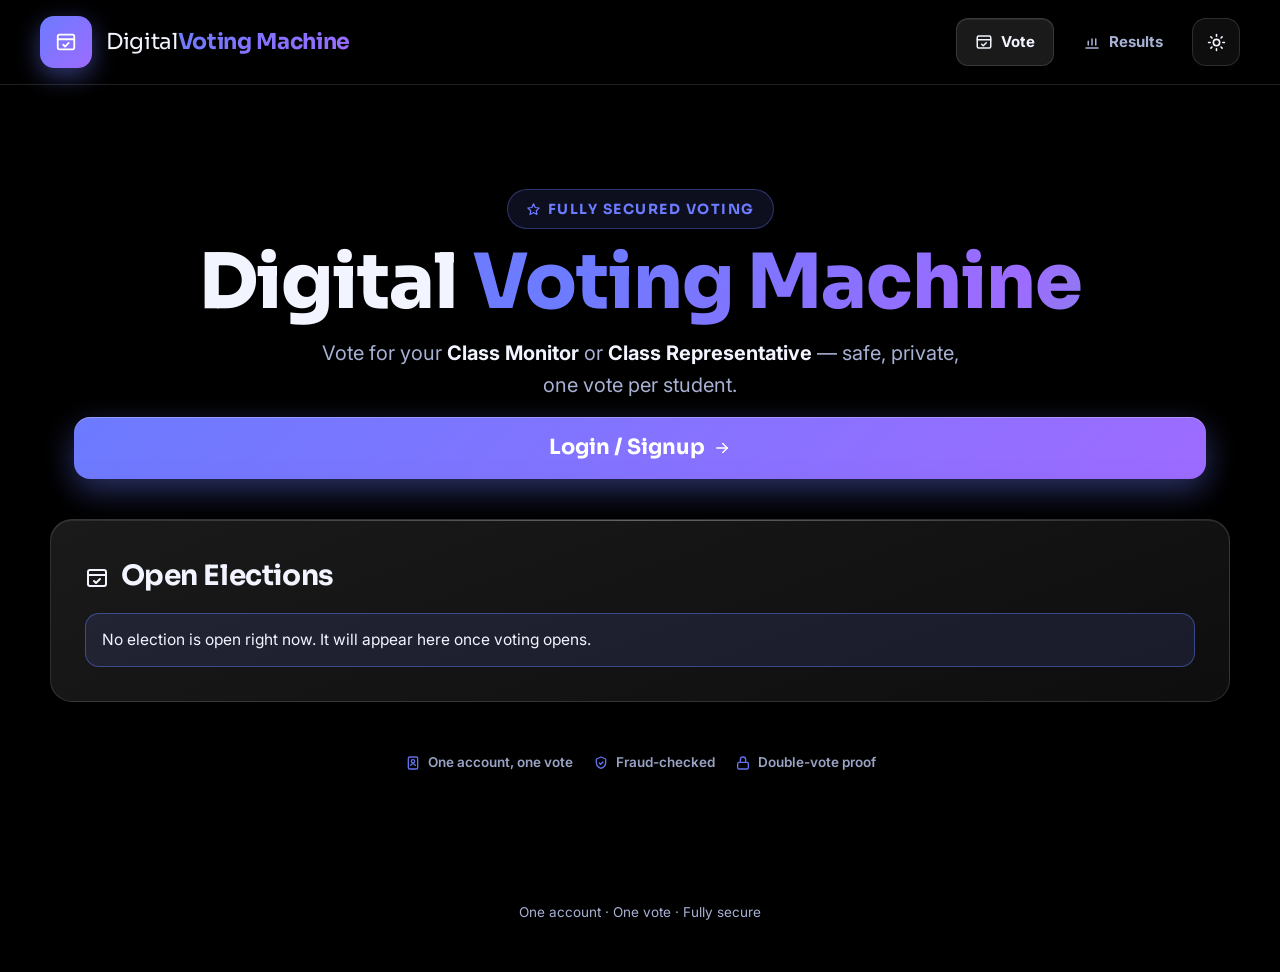
<file: index.html>
<!doctype html>
<html lang="en" data-theme="dark">
  <head>
    <meta charset="UTF-8" />
    <meta name="viewport" content="width=device-width, initial-scale=1.0, viewport-fit=cover" />
    <meta name="description" content="Secure online voting for Class Monitor and CR election." />
    <meta name="theme-color" content="#000000" />
    <link rel="icon" href="data:image/svg+xml,%3Csvg xmlns='http://www.w3.org/2000/svg' viewBox='0 0 64 64'%3E%3Crect width='64' height='64' rx='14' fill='%237c5cff'/%3E%3Cpath d='M20 33l9 9 15-18' stroke='white' stroke-width='7' fill='none' stroke-linecap='round' stroke-linejoin='round'/%3E%3C/svg%3E" />
    <title>Digital Voting Machine — Monitor &amp; CR Voting</title>
    <script>
      // No-flash theme: apply saved theme before first paint
      (function () {
        try {
          var t = localStorage.getItem("ce-theme") || "dark";
          document.documentElement.setAttribute("data-theme", t);
          var m = document.querySelector('meta[name="theme-color"]');
          if (m) m.setAttribute("content", t === "light" ? "#eef1f8" : "#000000");
        } catch (e) {}
      })();
    </script>
    <link rel="preconnect" href="https://fonts.googleapis.com" />
    <link rel="preconnect" href="https://fonts.gstatic.com" crossorigin />
    <link
      href="https://fonts.googleapis.com/css2?family=Sora:wght@500;600;700;800&family=Inter:wght@400;500;600;700&family=JetBrains+Mono:wght@600;700;800&display=swap"
      rel="stylesheet"
    />
    <link rel="stylesheet" href="./styles.css" />
    <script src="./config.js"></script>
  </head>
  <body>
    <div class="bg" aria-hidden="true">
      <div class="bg-aurora a1"></div>
      <div class="bg-aurora a2"></div>
      <div class="bg-aurora a3"></div>
      <div class="bg-grid"></div>
      <div class="bg-noise"></div>
    </div>
    <div id="app"></div>
    <script src="./app.js"></script>
  </body>
</html>
</file>
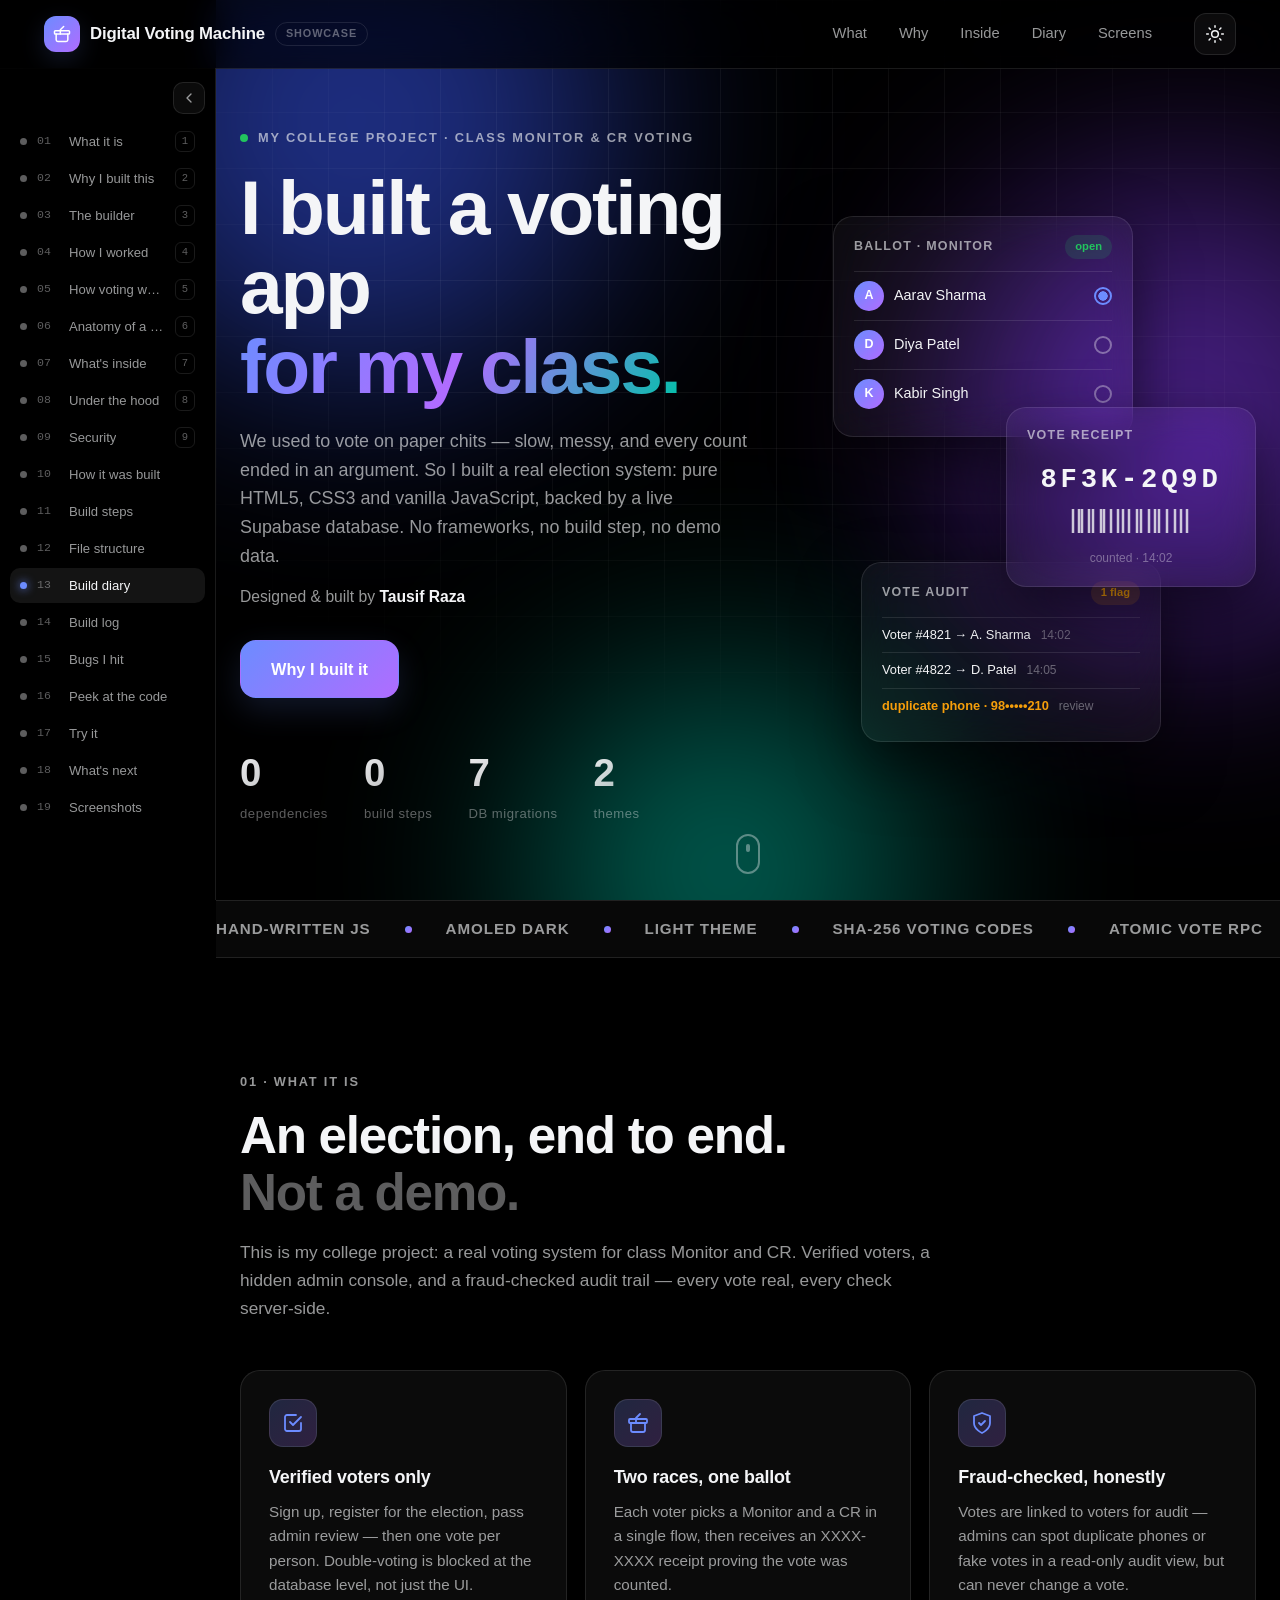
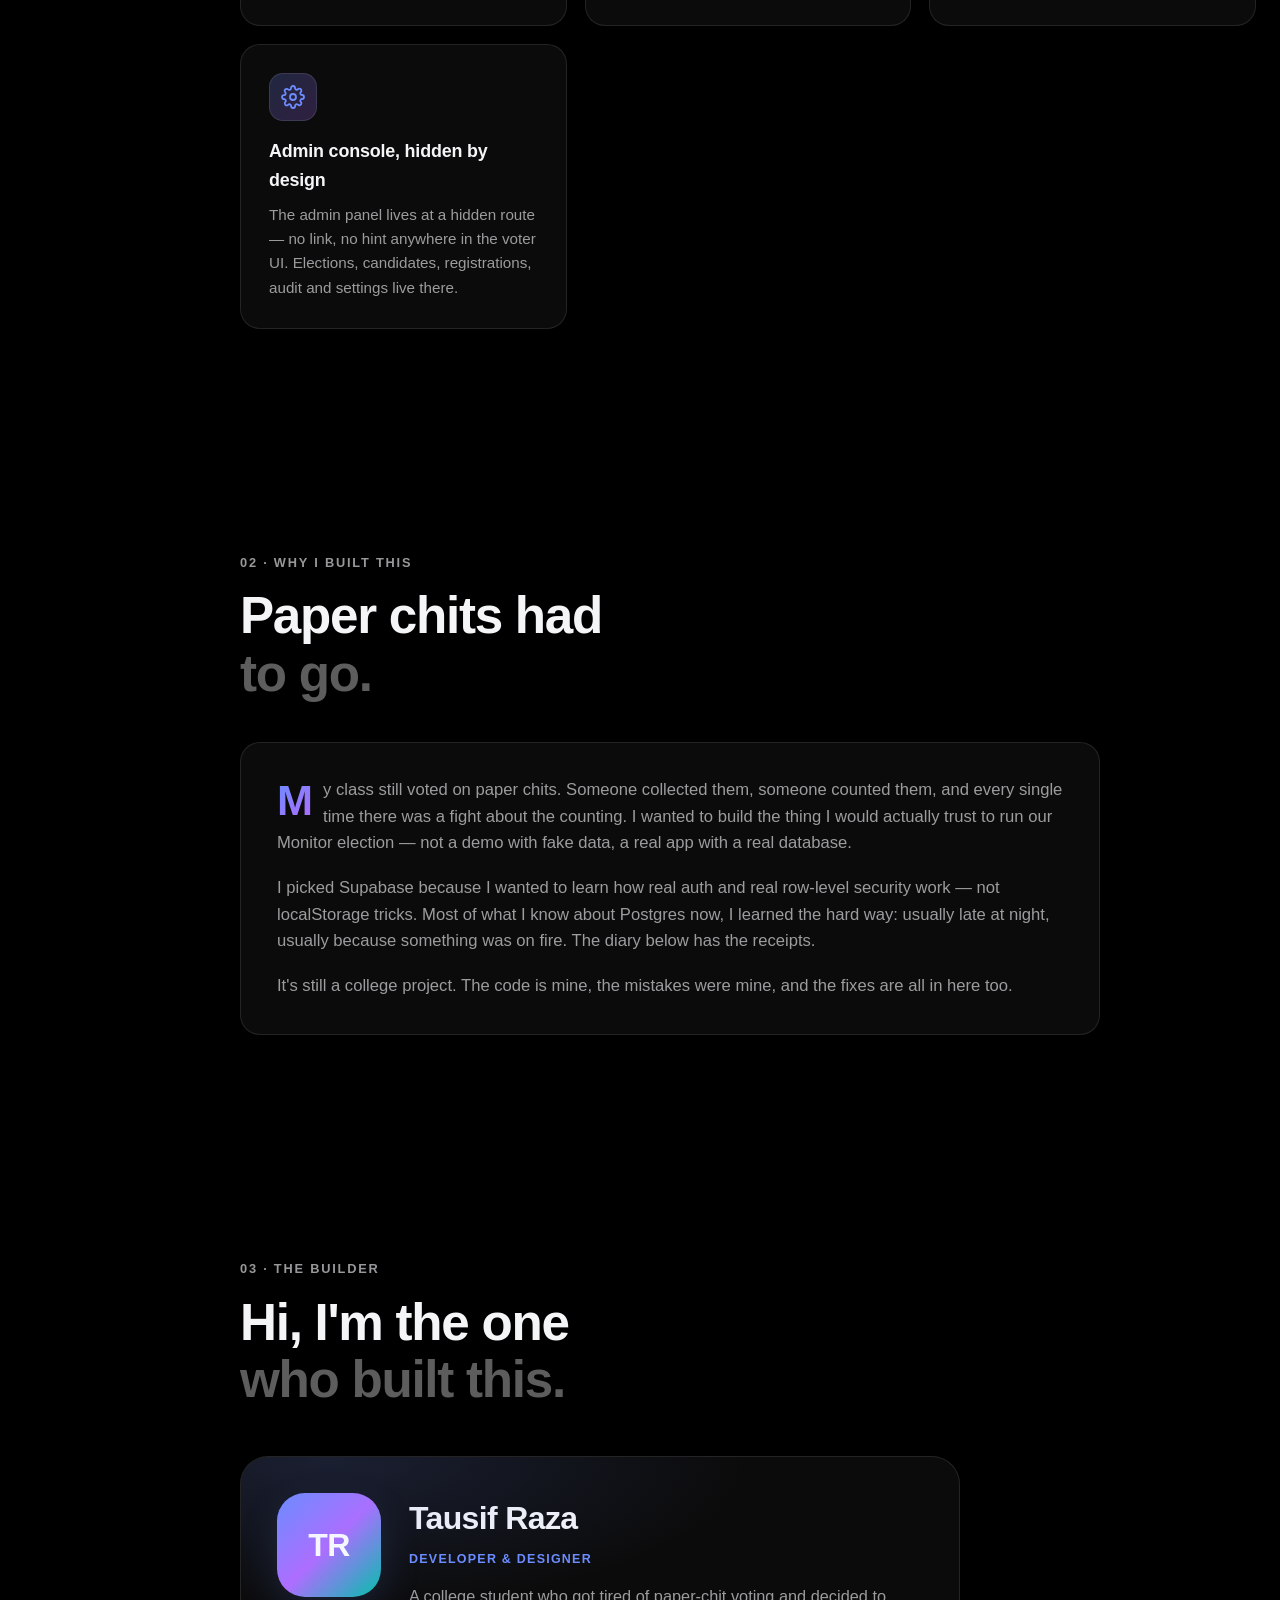
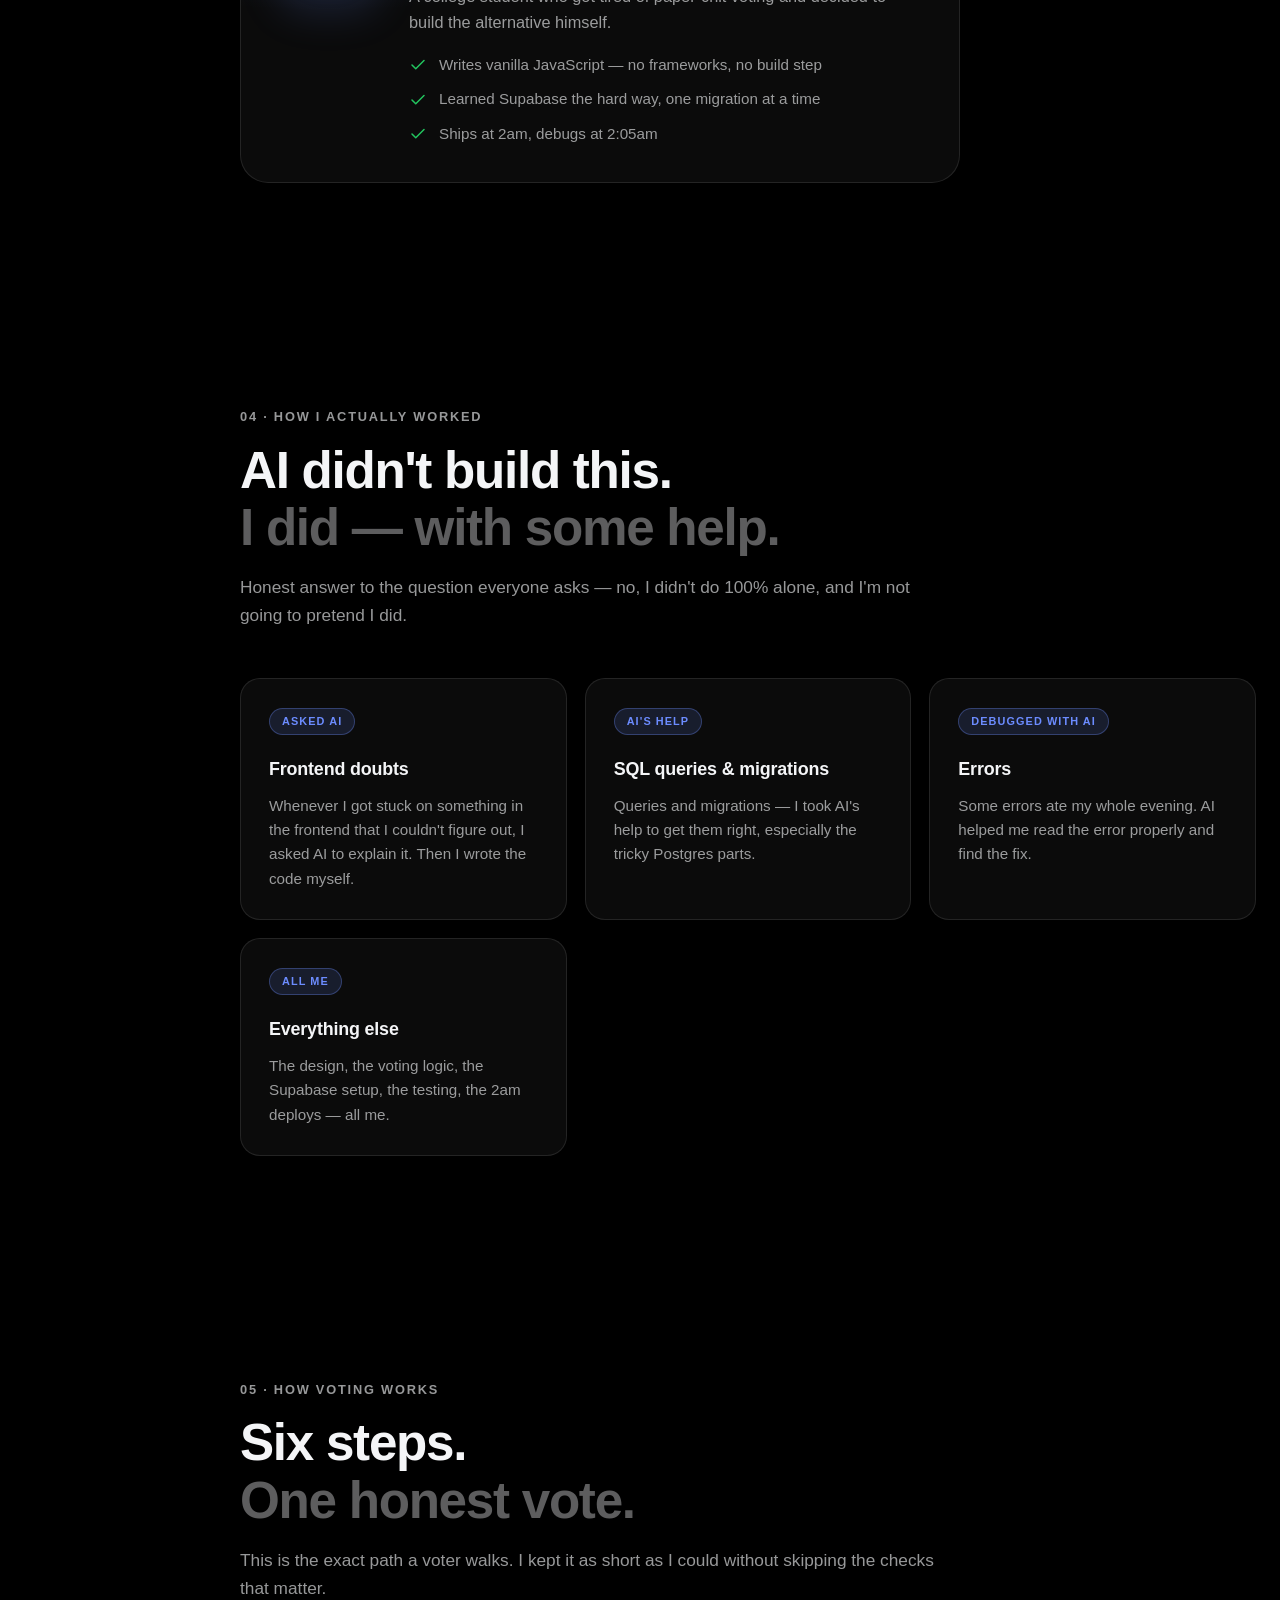
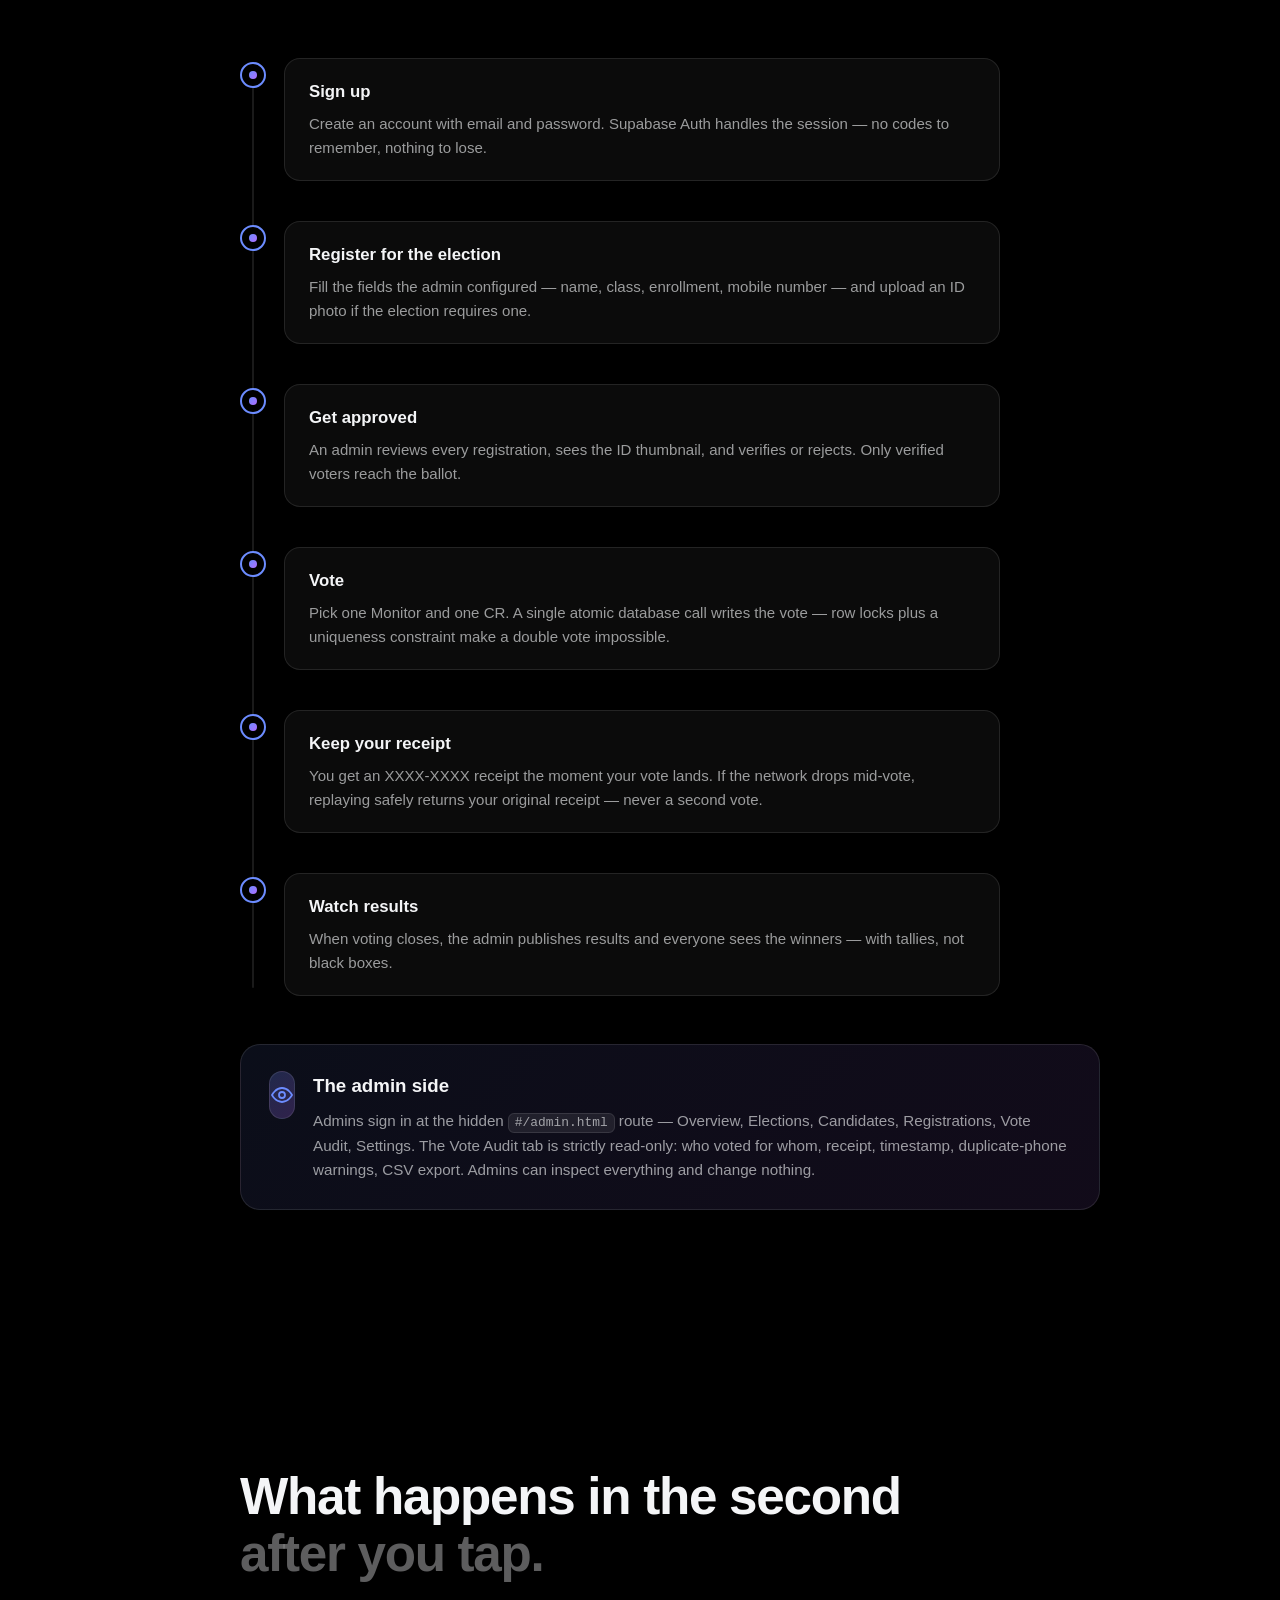
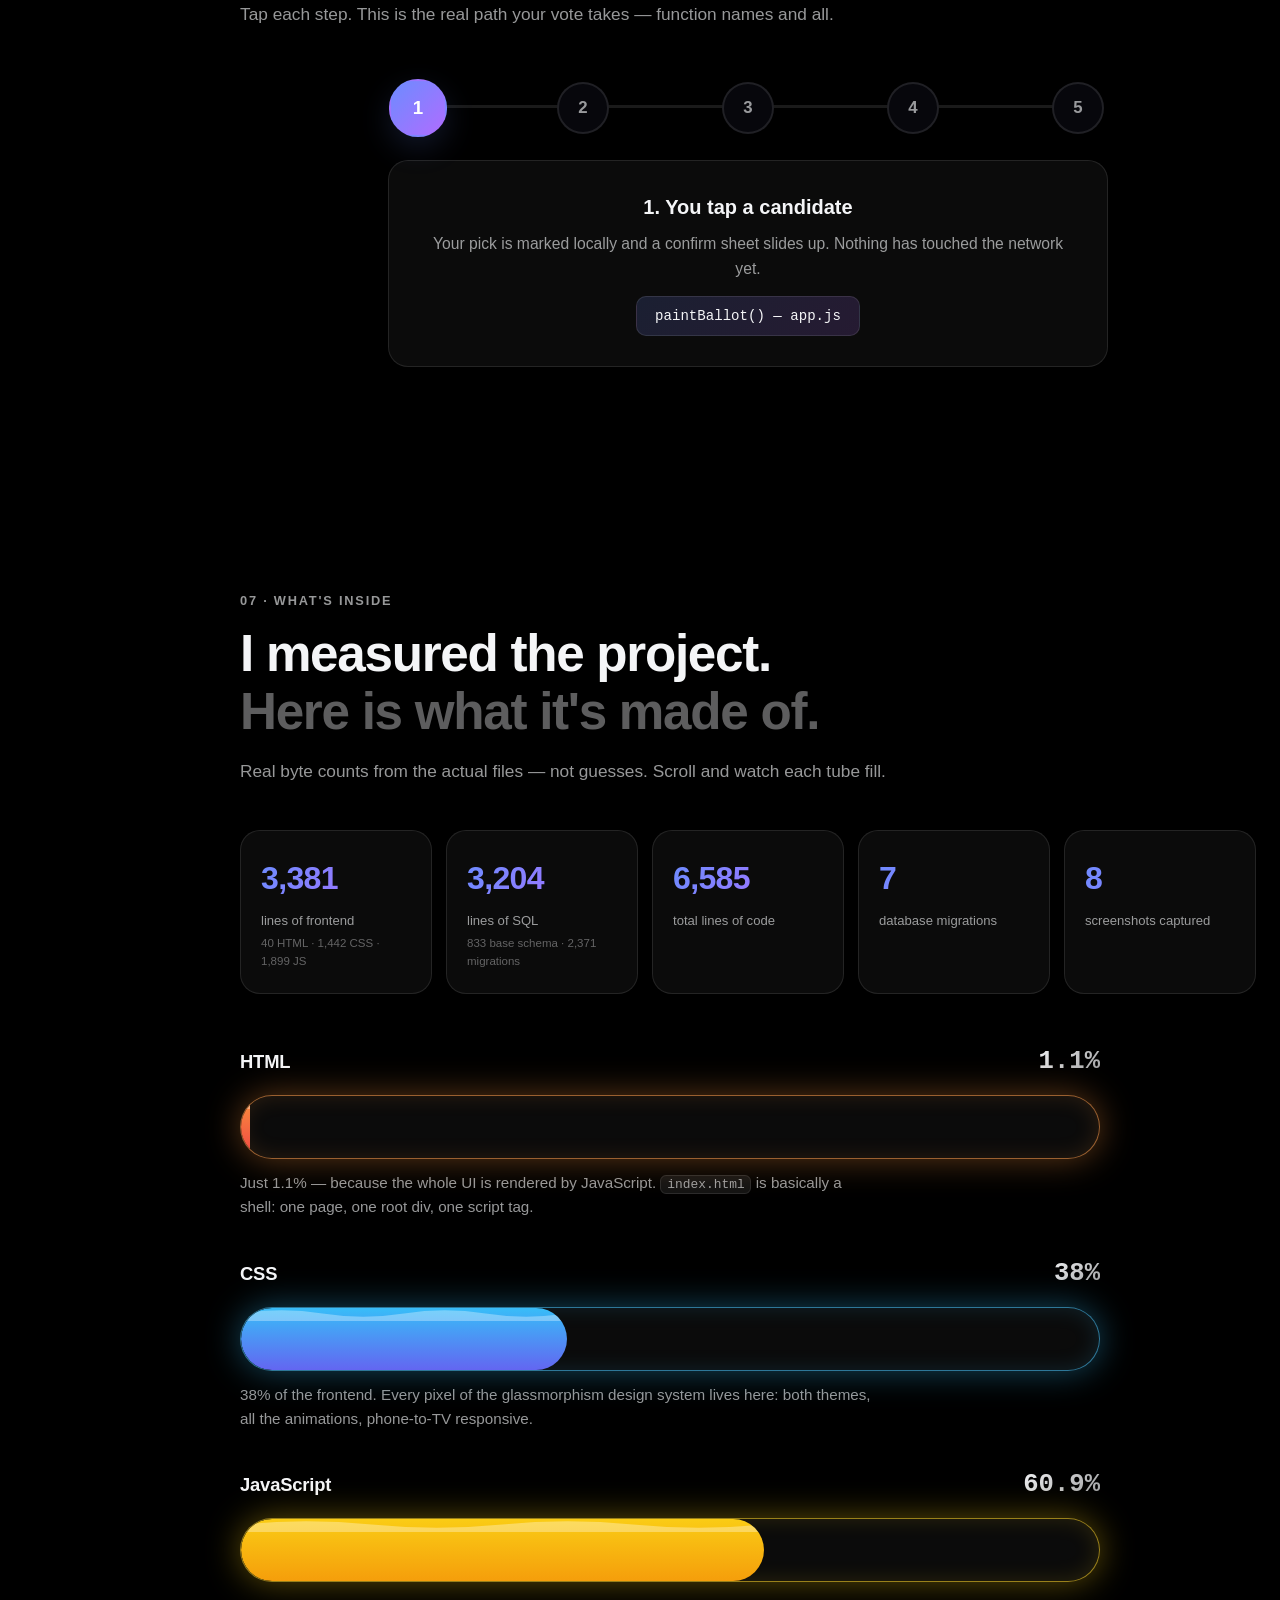
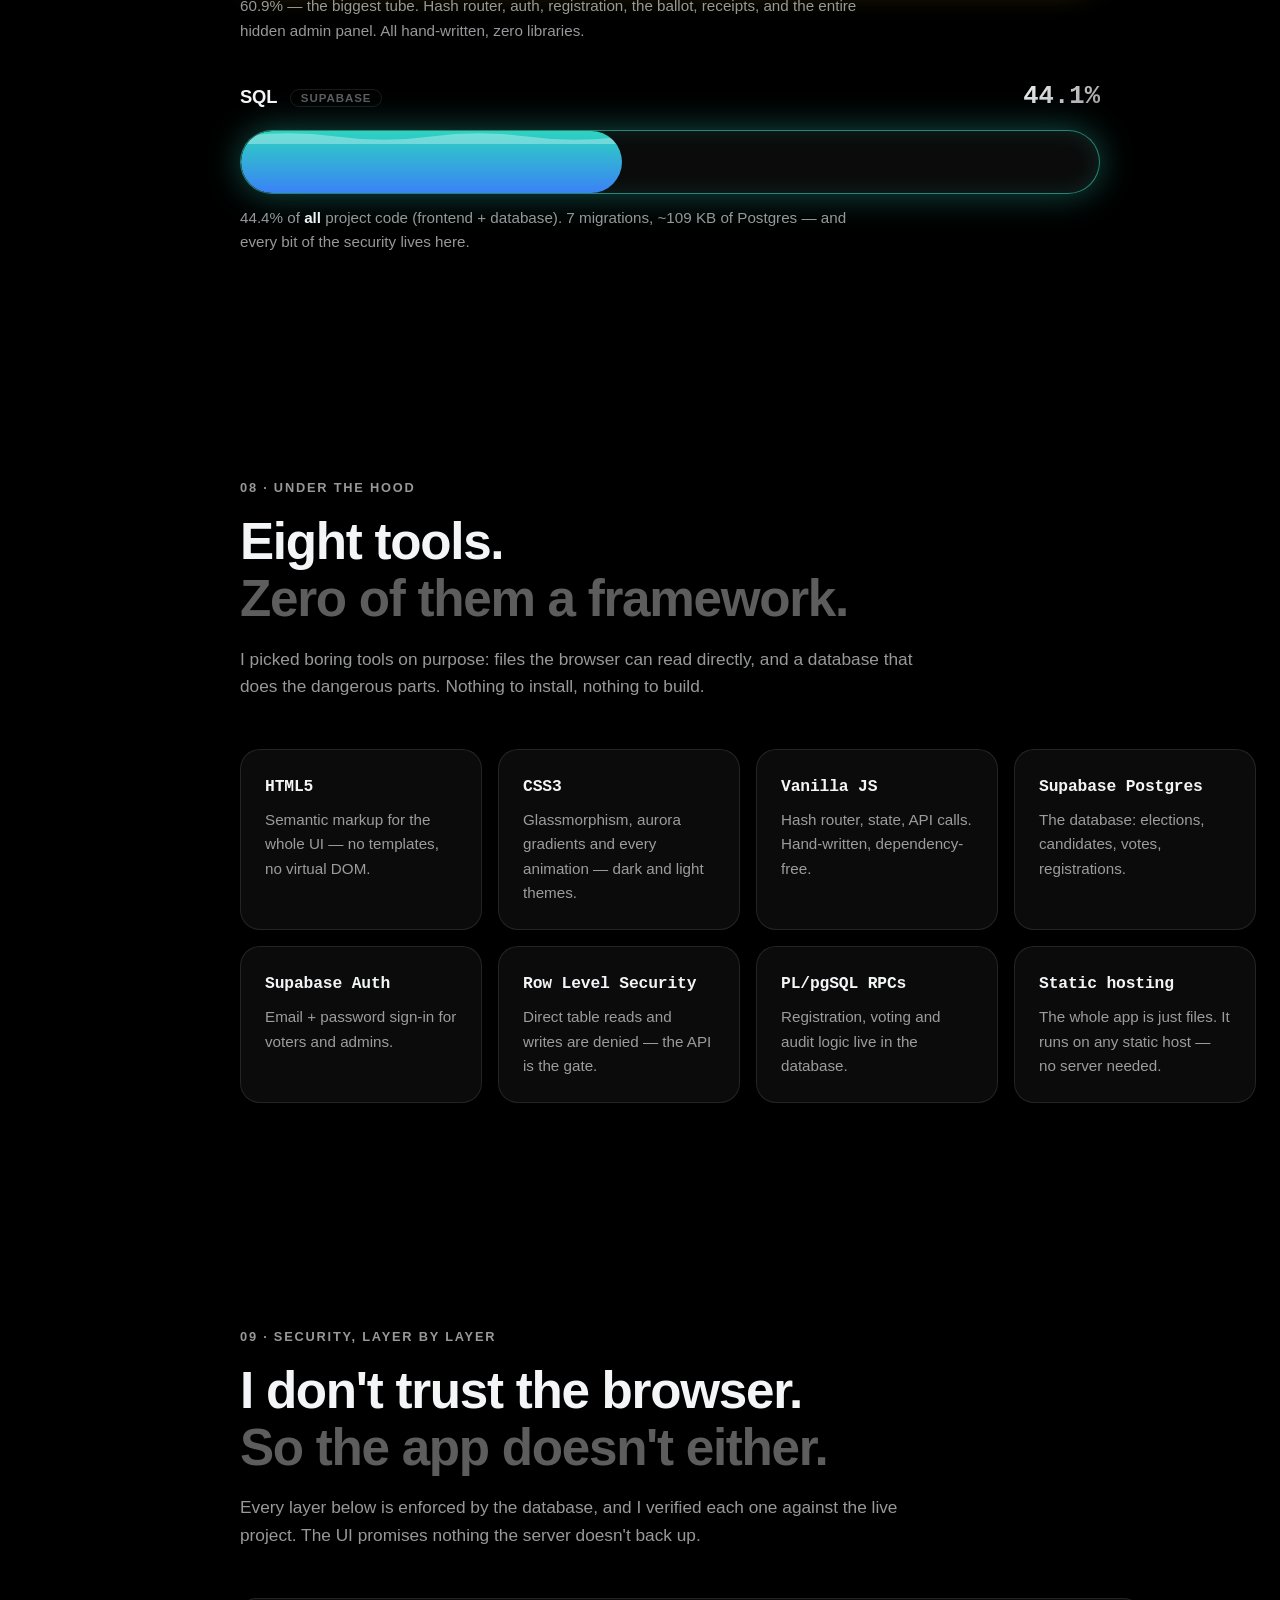
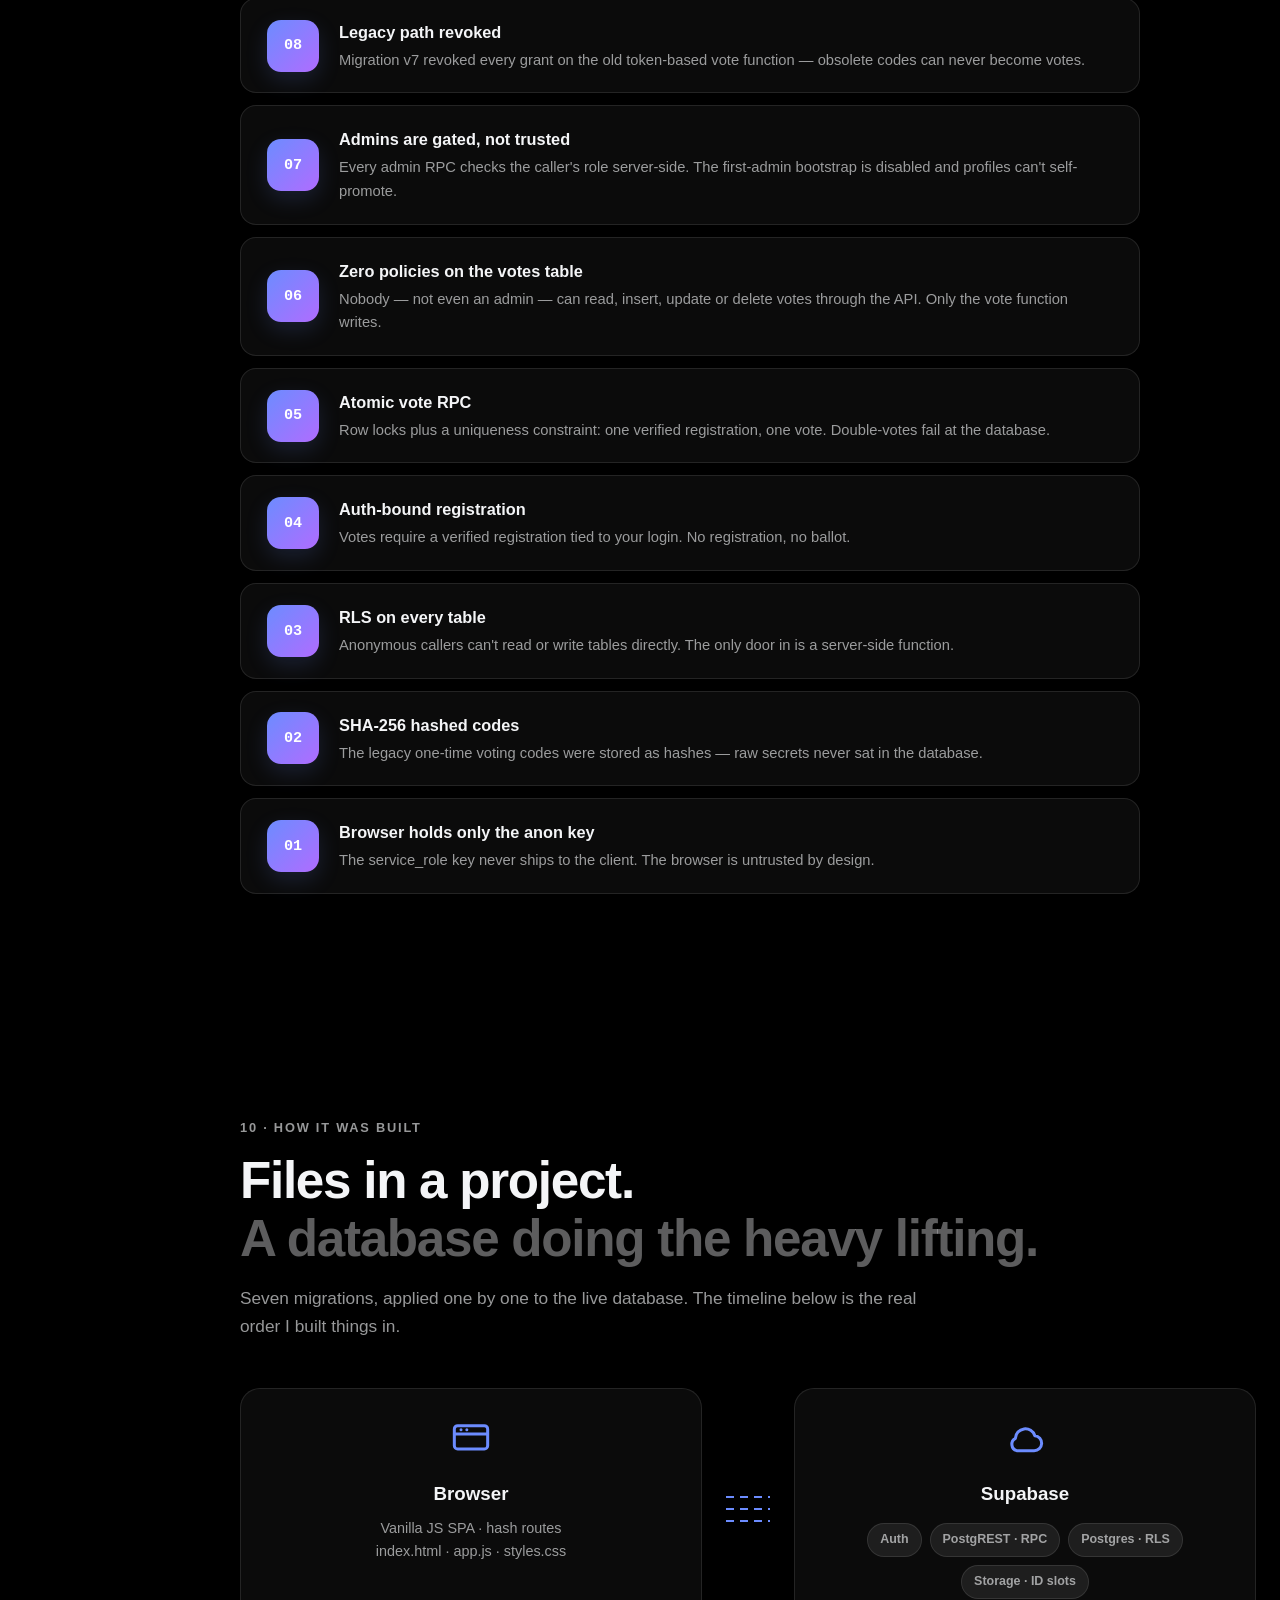
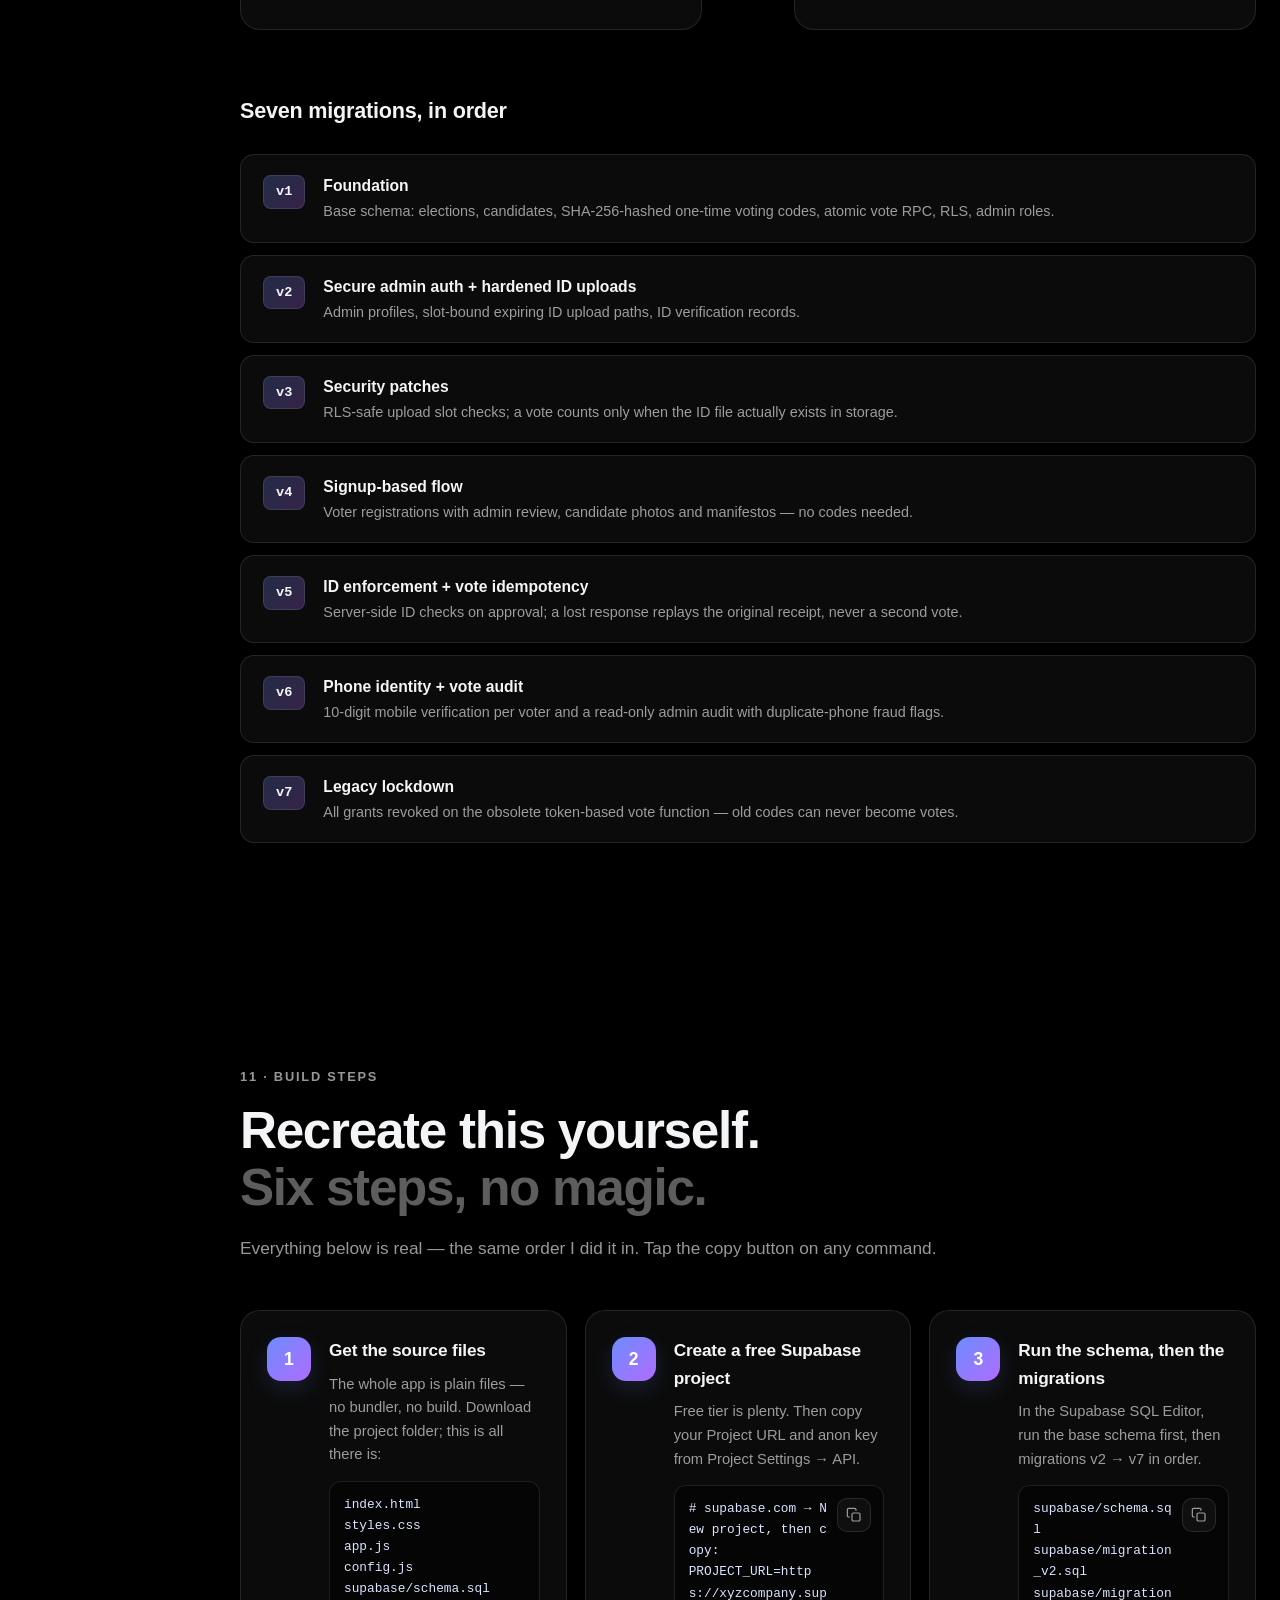
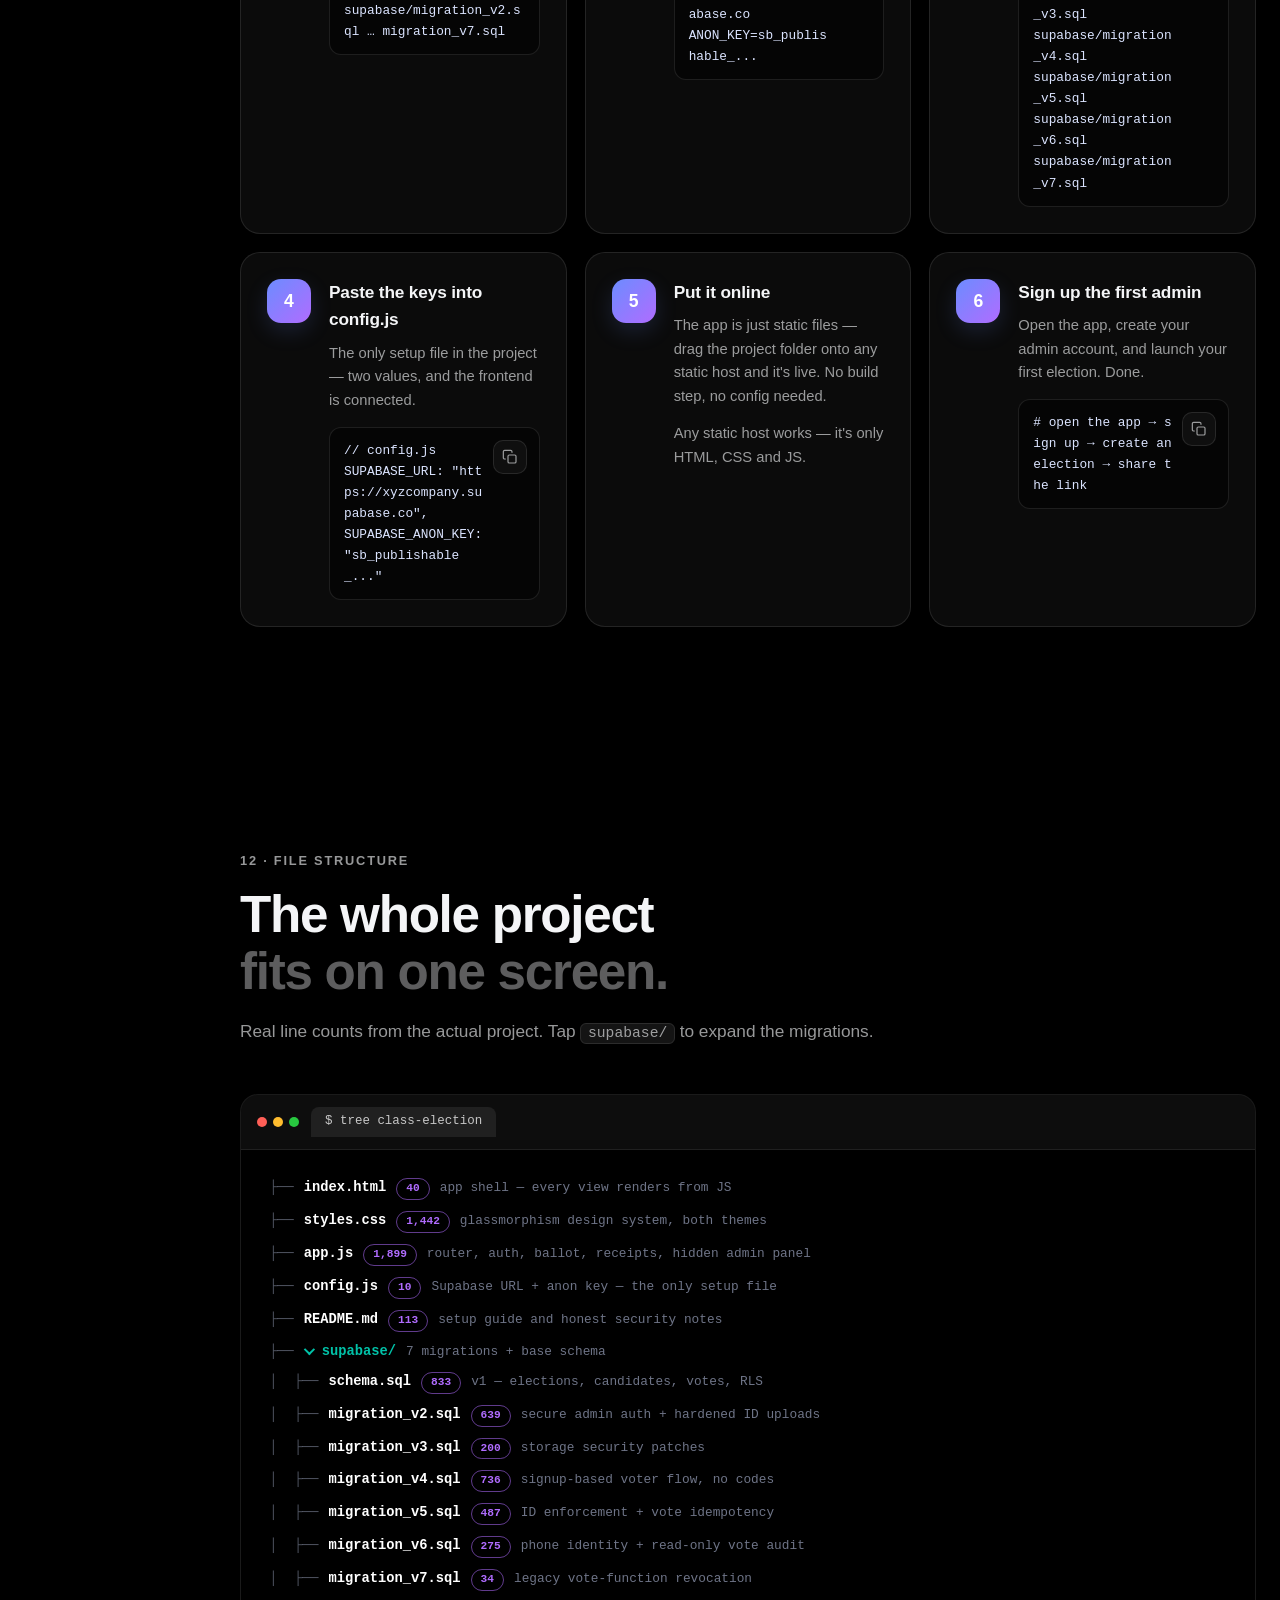
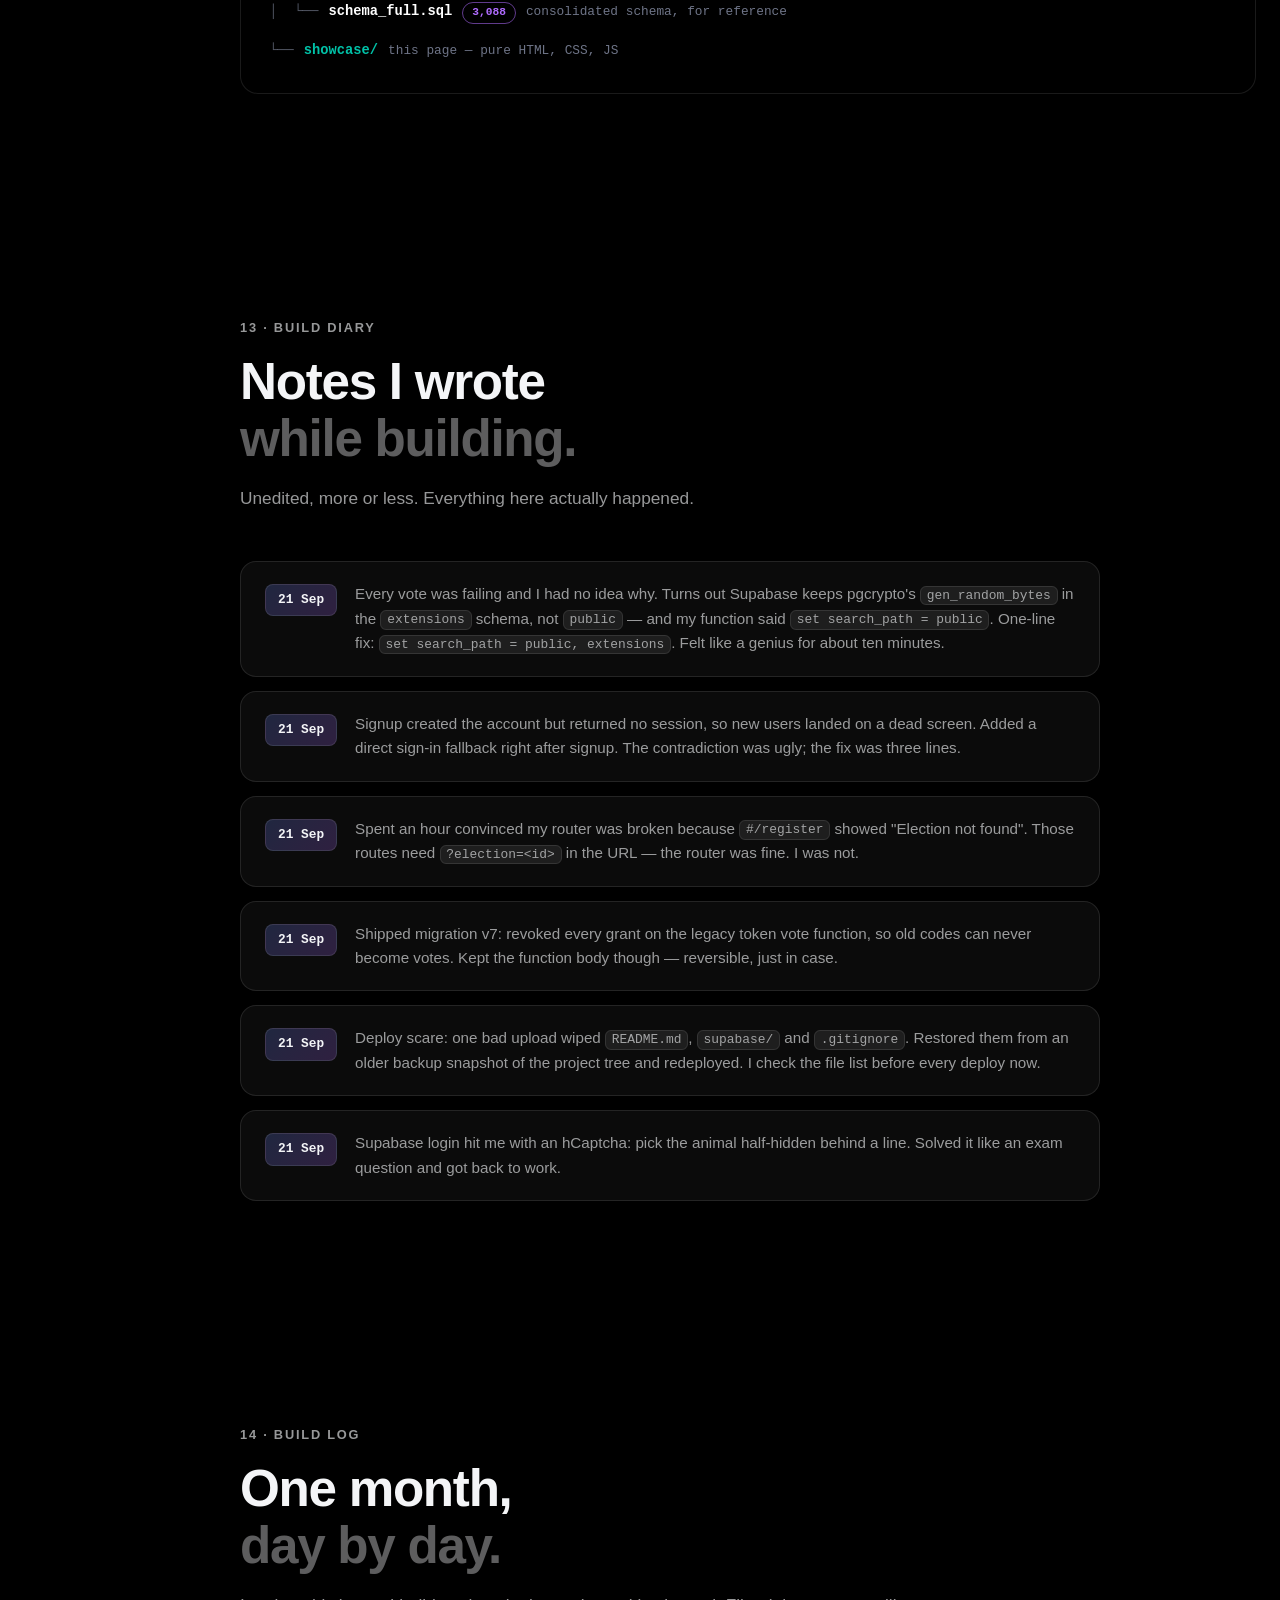
<file: showcase/index.html>
<!doctype html>
<html lang="en" data-theme="dark">
<head>
  <meta charset="UTF-8" />
  <meta name="viewport" content="width=device-width, initial-scale=1.0, viewport-fit=cover" />
  <meta name="description" content="Showcase: Digital Voting Machine — a real Monitor & CR voting app I built with pure HTML, CSS and vanilla JavaScript on Supabase." />
  <meta name="theme-color" content="#000000" />
  <link rel="icon" href="data:image/svg+xml,%3Csvg xmlns='http://www.w3.org/2000/svg' viewBox='0 0 64 64'%3E%3Crect width='64' height='64' rx='14' fill='%237c5cff'/%3E%3Cpath d='M20 33l9 9 15-18' stroke='white' stroke-width='7' fill='none' stroke-linecap='round' stroke-linejoin='round'/%3E%3C/svg%3E" />
  <title>Digital Voting Machine — Showcase</title>
  <script>
    // No-flash theme: apply saved theme before first paint
    (function () {
      try {
        var t = localStorage.getItem("ce-showcase-theme");
        if (t === "light" || t === "dark") document.documentElement.setAttribute("data-theme", t);
      } catch (e) {}
    })();
  </script>
  <link rel="stylesheet" href="styles.css" />
</head>
<body>

  <!-- ===================== SIDEBAR (desktop) ===================== -->
  <aside class="sidebar" id="sidebar" aria-label="Page sections">
    <button class="sb-toggle" id="sbToggle" aria-label="Collapse sidebar" aria-expanded="true">
      <svg viewBox="0 0 24 24" fill="none" stroke="currentColor" stroke-width="2" stroke-linecap="round" stroke-linejoin="round"><path d="M15 18l-6-6 6-6"/></svg>
    </button>
    <ol class="sb-list" id="sbList">
      <li><a href="#what" data-sb><span class="sb-dot"></span><span class="sb-num">01</span><span class="sb-label">What it is</span><kbd>1</kbd></a></li>
      <li><a href="#why" data-sb><span class="sb-dot"></span><span class="sb-num">02</span><span class="sb-label">Why I built this</span><kbd>2</kbd></a></li>
      <li><a href="#builder" data-sb><span class="sb-dot"></span><span class="sb-num">03</span><span class="sb-label">The builder</span><kbd>3</kbd></a></li>
      <li><a href="#howiworked" data-sb><span class="sb-dot"></span><span class="sb-num">04</span><span class="sb-label">How I worked</span><kbd>4</kbd></a></li>
      <li><a href="#how" data-sb><span class="sb-dot"></span><span class="sb-num">05</span><span class="sb-label">How voting works</span><kbd>5</kbd></a></li>
      <li><a href="#anatomy" data-sb><span class="sb-dot"></span><span class="sb-num">06</span><span class="sb-label">Anatomy of a vote</span><kbd>6</kbd></a></li>
      <li><a href="#inside" data-sb><span class="sb-dot"></span><span class="sb-num">07</span><span class="sb-label">What's inside</span><kbd>7</kbd></a></li>
      <li><a href="#stack" data-sb><span class="sb-dot"></span><span class="sb-num">08</span><span class="sb-label">Under the hood</span><kbd>8</kbd></a></li>
      <li><a href="#security" data-sb><span class="sb-dot"></span><span class="sb-num">09</span><span class="sb-label">Security</span><kbd>9</kbd></a></li>
      <li><a href="#built" data-sb><span class="sb-dot"></span><span class="sb-num">10</span><span class="sb-label">How it was built</span></a></li>
      <li><a href="#build" data-sb><span class="sb-dot"></span><span class="sb-num">11</span><span class="sb-label">Build steps</span></a></li>
      <li><a href="#files" data-sb><span class="sb-dot"></span><span class="sb-num">12</span><span class="sb-label">File structure</span></a></li>
      <li><a href="#diary" data-sb><span class="sb-dot"></span><span class="sb-num">13</span><span class="sb-label">Build diary</span></a></li>
      <li><a href="#log" data-sb><span class="sb-dot"></span><span class="sb-num">14</span><span class="sb-label">Build log</span></a></li>
      <li><a href="#bugs" data-sb><span class="sb-dot"></span><span class="sb-num">15</span><span class="sb-label">Bugs I hit</span></a></li>
      <li><a href="#code" data-sb><span class="sb-dot"></span><span class="sb-num">16</span><span class="sb-label">Peek at the code</span></a></li>
      <li><a href="#tryit" data-sb><span class="sb-dot"></span><span class="sb-num">17</span><span class="sb-label">Try it</span></a></li>
      <li><a href="#next" data-sb><span class="sb-dot"></span><span class="sb-num">18</span><span class="sb-label">What's next</span></a></li>
      <li><a href="#screenshots" data-sb><span class="sb-dot"></span><span class="sb-num">19</span><span class="sb-label">Screenshots</span></a></li>
    </ol>
  </aside>

  <!-- ===================== NAV ===================== -->
  <nav class="nav" id="nav">
    <div class="nav-inner">
      <a class="brand" href="#top" aria-label="Back to top">
        <span class="brand-mark" aria-hidden="true">
          <svg viewBox="0 0 24 24" fill="none" stroke="currentColor" stroke-width="1.8" stroke-linecap="round" stroke-linejoin="round"><rect x="3" y="8" width="18" height="4" rx="1"/><path d="M5 12v7a2 2 0 0 0 2 2h10a2 2 0 0 0 2-2v-7"/><path d="M10 12V7l4-4"/></svg>
        </span>
        <span class="brand-name">Digital Voting Machine</span>
        <span class="brand-tag">showcase</span>
      </a>
      <div class="nav-links">
        <a href="#what">What</a>
        <a href="#why">Why</a>
        <a href="#inside">Inside</a>
        <a href="#diary">Diary</a>
        <a href="#screenshots">Screens</a>
      </div>
      <div class="nav-actions">
        <button class="theme-toggle" id="themeToggle" aria-label="Toggle dark / light theme">
          <svg class="icon-sun" viewBox="0 0 24 24" fill="none" stroke="currentColor" stroke-width="1.8" stroke-linecap="round"><circle cx="12" cy="12" r="4"/><path d="M12 2v2M12 20v2M4.9 4.9l1.4 1.4M17.7 17.7l1.4 1.4M2 12h2M20 12h2M4.9 19.1l1.4-1.4M17.7 6.3l1.4-1.4"/></svg>
          <svg class="icon-moon" viewBox="0 0 24 24" fill="none" stroke="currentColor" stroke-width="1.8" stroke-linecap="round" stroke-linejoin="round"><path d="M21 12.8A9 9 0 1 1 11.2 3a7 7 0 0 0 9.8 9.8Z"/></svg>
        </button>
      </div>
      <button class="nav-burger" id="navBurger" aria-label="Open menu" aria-expanded="false">
        <span></span><span></span><span></span>
      </button>
    </div>
    <div class="nav-mobile" id="navMobile">
      <a href="#what">What it is</a>
      <a href="#why">Why I built this</a>
      <a href="#how">How voting works</a>
      <a href="#anatomy">Anatomy of a vote</a>
      <a href="#inside">What's inside</a>
      <a href="#stack">Under the hood</a>
      <a href="#security">Security</a>
      <a href="#built">How it was built</a>
      <a href="#build">Build steps</a>
      <a href="#files">File structure</a>
      <a href="#diary">Build diary</a>
      <a href="#log">Build log</a>
      <a href="#builder">The builder</a>
      <a href="#howiworked">How I worked</a>
      <a href="#bugs">Bugs I hit</a>
      <a href="#code">Peek at the code</a>
      <a href="#tryit">Try it</a>
      <a href="#next">What's next</a>
      <a href="#screenshots">Screenshots</a>
    </div>
  </nav>

  <!-- ===================== HERO ===================== -->
  <header class="hero" id="top">
    <div class="aurora" aria-hidden="true">
      <span class="blob b1"></span>
      <span class="blob b2"></span>
      <span class="blob b3"></span>
      <span class="grid-overlay"></span>
    </div>
    <div class="hero-inner">
      <div class="hero-copy">
        <p class="kicker reveal"><span class="pulse-dot"></span> My college project · Class Monitor &amp; CR voting</p>
        <h1 class="reveal">I built a voting app<br /><span class="grad">for my class.</span></h1>
        <p class="lede reveal">We used to vote on paper chits — slow, messy, and every count ended in an argument. So I built a real election system: pure HTML5, CSS3 and vanilla JavaScript, backed by a live Supabase database. No frameworks, no build step, no demo data.</p>
        <p class="byline reveal">Designed &amp; built by <strong>Tausif Raza</strong></p>
        <div class="ctas reveal">
          <a class="btn btn-primary btn-lg" href="#why">Why I built it</a>
        </div>
        <div class="stats reveal">
          <div class="stat"><span class="stat-num" data-count="0">0</span><span class="stat-label">dependencies</span></div>
          <div class="stat"><span class="stat-num" data-count="0">0</span><span class="stat-label">build steps</span></div>
          <div class="stat"><span class="stat-num" data-count="7">0</span><span class="stat-label">DB migrations</span></div>
          <div class="stat"><span class="stat-num" data-count="2">0</span><span class="stat-label">themes</span></div>
        </div>
      </div>
      <div class="hero-visual" id="heroVisual" aria-hidden="true">
        <div class="float-card fc-ballot tilt">
          <div class="fc-head"><span class="fc-title">Ballot · Monitor</span><span class="fc-chip">open</span></div>
          <div class="fc-row"><span class="fc-avatar">A</span><span class="fc-name">Aarav Sharma</span><span class="fc-radio on"></span></div>
          <div class="fc-row"><span class="fc-avatar">D</span><span class="fc-name">Diya Patel</span><span class="fc-radio"></span></div>
          <div class="fc-row"><span class="fc-avatar">K</span><span class="fc-name">Kabir Singh</span><span class="fc-radio"></span></div>
        </div>
        <div class="float-card fc-receipt tilt">
          <div class="fc-head"><span class="fc-title">Vote receipt</span></div>
          <div class="fc-receipt-code">8F3K-2Q9D</div>
          <svg class="fc-bars" viewBox="0 0 120 24"><path d="M2 0v24M8 0v24M11 0v24M18 0v24M22 0v24M30 0v24M33 0v24M40 0v24M47 0v24M52 0v24M58 0v24M66 0v24M70 0v24M78 0v24M84 0v24M88 0v24M96 0v24M104 0v24M110 0v24M116 0v24" stroke="currentColor" stroke-width="2.5"/></svg>
          <div class="fc-sub">counted · 14:02</div>
        </div>
        <div class="float-card fc-audit tilt">
          <div class="fc-head"><span class="fc-title">Vote audit</span><span class="fc-chip warn">1 flag</span></div>
          <div class="fc-row small"><span class="fc-name">Voter #4821 → A. Sharma</span><span class="fc-sub">14:02</span></div>
          <div class="fc-row small"><span class="fc-name">Voter #4822 → D. Patel</span><span class="fc-sub">14:05</span></div>
          <div class="fc-row small flag"><span class="fc-name">duplicate phone · 98•••••210</span><span class="fc-sub">review</span></div>
        </div>
      </div>
    </div>
    <a class="scroll-hint" href="#what" aria-label="Scroll to content"><span></span></a>
  </header>

  <!-- ===================== MARQUEE ===================== -->
  <div class="marquee" aria-hidden="true">
    <div class="marquee-track">
      <span>Hand-written JS</span><i></i><span>AMOLED dark</span><i></i><span>Light theme</span><i></i><span>SHA-256 voting codes</span><i></i><span>Atomic vote RPC</span><i></i><span>RLS everywhere</span><i></i><span>Hidden admin panel</span><i></i><span>Read-only vote audit</span><i></i><span>XXXX-XXXX receipts</span><i></i><span>7 migrations</span><i></i>
      <span>Hand-written JS</span><i></i><span>AMOLED dark</span><i></i><span>Light theme</span><i></i><span>SHA-256 voting codes</span><i></i><span>Atomic vote RPC</span><i></i><span>RLS everywhere</span><i></i><span>Hidden admin panel</span><i></i><span>Read-only vote audit</span><i></i><span>XXXX-XXXX receipts</span><i></i><span>7 migrations</span><i></i>
    </div>
  </div>

  <main>
    <!-- ===================== WHAT ===================== -->
    <section class="section" id="what">
      <div class="wrap">
        <p class="kicker reveal">01 · What it is</p>
        <h2 class="reveal">An election, end to end.<br /><span class="dim">Not a demo.</span></h2>
        <p class="section-lede reveal">This is my college project: a real voting system for class Monitor and CR. Verified voters, a hidden admin console, and a fraud-checked audit trail — every vote real, every check server-side.</p>
        <div class="cards">
          <article class="card reveal">
            <div class="card-icon"><svg viewBox="0 0 24 24" fill="none" stroke="currentColor" stroke-width="1.8" stroke-linecap="round" stroke-linejoin="round"><path d="M9 11l3 3 8-8"/><path d="M20 12v6a2 2 0 0 1-2 2H6a2 2 0 0 1-2-2V6a2 2 0 0 1 2-2h9"/></svg></div>
            <h3>Verified voters only</h3>
            <p>Sign up, register for the election, pass admin review — then one vote per person. Double-voting is blocked at the database level, not just the UI.</p>
          </article>
          <article class="card reveal">
            <div class="card-icon"><svg viewBox="0 0 24 24" fill="none" stroke="currentColor" stroke-width="1.8" stroke-linecap="round" stroke-linejoin="round"><rect x="3" y="8" width="18" height="4" rx="1"/><path d="M5 12v7a2 2 0 0 0 2 2h10a2 2 0 0 0 2-2v-7"/><path d="M10 12V7l4-4"/></svg></div>
            <h3>Two races, one ballot</h3>
            <p>Each voter picks a Monitor and a CR in a single flow, then receives an XXXX-XXXX receipt proving the vote was counted.</p>
          </article>
          <article class="card reveal">
            <div class="card-icon"><svg viewBox="0 0 24 24" fill="none" stroke="currentColor" stroke-width="1.8" stroke-linecap="round" stroke-linejoin="round"><path d="M12 22s8-3.6 8-10V5l-8-3-8 3v7c0 6.4 8 10 8 10Z"/><path d="M9 12l2 2 4-4"/></svg></div>
            <h3>Fraud-checked, honestly</h3>
            <p>Votes are linked to voters for audit — admins can spot duplicate phones or fake votes in a read-only audit view, but can never change a vote.</p>
          </article>
          <article class="card reveal">
            <div class="card-icon"><svg viewBox="0 0 24 24" fill="none" stroke="currentColor" stroke-width="1.8" stroke-linecap="round" stroke-linejoin="round"><circle cx="12" cy="12" r="3"/><path d="M19.4 15a1.65 1.65 0 0 0 .33 1.82l.06.06a2 2 0 1 1-2.83 2.83l-.06-.06a1.65 1.65 0 0 0-1.82-.33 1.65 1.65 0 0 0-1 1.51V21a2 2 0 1 1-4 0v-.09a1.65 1.65 0 0 0-1-1.51 1.65 1.65 0 0 0-1.82.33l-.06.06a2 2 0 1 1-2.83-2.83l.06-.06a1.65 1.65 0 0 0 .33-1.82 1.65 1.65 0 0 0-1.51-1H3a2 2 0 1 1 0-4h.09a1.65 1.65 0 0 0 1.51-1 1.65 1.65 0 0 0-.33-1.82l-.06-.06a2 2 0 1 1 2.83-2.83l.06.06a1.65 1.65 0 0 0 1.82.33h.09a1.65 1.65 0 0 0 1-1.51V3a2 2 0 1 1 4 0v.09a1.65 1.65 0 0 0 1 1.51h.09a1.65 1.65 0 0 0 1.82-.33l.06-.06a2 2 0 1 1 2.83 2.83l-.06.06a1.65 1.65 0 0 0-.33 1.82v.09a1.65 1.65 0 0 0 1.51 1H21a2 2 0 1 1 0 4h-.09a1.65 1.65 0 0 0-1.51 1Z"/></svg></div>
            <h3>Admin console, hidden by design</h3>
            <p>The admin panel lives at a hidden route — no link, no hint anywhere in the voter UI. Elections, candidates, registrations, audit and settings live there.</p>
          </article>
        </div>
      </div>
    </section>

    <!-- ===================== WHY ===================== -->
    <section class="section" id="why">
      <div class="wrap">
        <p class="kicker reveal">02 · Why I built this</p>
        <h2 class="reveal">Paper chits had<br /><span class="dim">to go.</span></h2>
        <div class="why-panel reveal">
          <p>My class still voted on paper chits. Someone collected them, someone counted them, and every single time there was a fight about the counting. I wanted to build the thing I would actually trust to run our Monitor election — not a demo with fake data, a real app with a real database.</p>
          <p>I picked Supabase because I wanted to learn how real auth and real row-level security work — not localStorage tricks. Most of what I know about Postgres now, I learned the hard way: usually late at night, usually because something was on fire. The diary below has the receipts.</p>
          <p>It's still a college project. The code is mine, the mistakes were mine, and the fixes are all in here too.</p>
        </div>
      </div>
    </section>

    <!-- ===================== BUILDER ===================== -->
    <section class="section" id="builder">
      <div class="wrap">
        <p class="kicker reveal">03 · The builder</p>
        <h2 class="reveal">Hi, I'm the one<br /><span class="dim">who built this.</span></h2>
        <div class="builder-card reveal">
          <div class="bc-mono" aria-hidden="true">TR</div>
          <div class="bc-main">
            <h3>Tausif Raza</h3>
            <p class="bc-role">Developer &amp; Designer</p>
            <p class="bc-bio">A college student who got tired of paper-chit voting and decided to build the alternative himself.</p>
            <ul class="bc-facts">
              <li><svg viewBox="0 0 24 24" fill="none" stroke="currentColor" stroke-width="2" stroke-linecap="round" stroke-linejoin="round"><path d="M20 6 9 17l-5-5"/></svg>Writes vanilla JavaScript — no frameworks, no build step</li>
              <li><svg viewBox="0 0 24 24" fill="none" stroke="currentColor" stroke-width="2" stroke-linecap="round" stroke-linejoin="round"><path d="M20 6 9 17l-5-5"/></svg>Learned Supabase the hard way, one migration at a time</li>
              <li><svg viewBox="0 0 24 24" fill="none" stroke="currentColor" stroke-width="2" stroke-linecap="round" stroke-linejoin="round"><path d="M20 6 9 17l-5-5"/></svg>Ships at 2am, debugs at 2:05am</li>
            </ul>
          </div>
        </div>
      </div>
    </section>

    <!-- ===================== HOW I WORKED ===================== -->
    <section class="section" id="howiworked">
      <div class="wrap">
        <p class="kicker reveal">04 · How I actually worked</p>
        <h2 class="reveal">AI didn't build this.<br /><span class="dim">I did — with some help.</span></h2>
        <p class="section-lede reveal">Honest answer to the question everyone asks — no, I didn't do 100% alone, and I'm not going to pretend I did.</p>
        <div class="cards">
          <article class="card reveal work-card">
            <span class="work-tag">asked AI</span>
            <h3>Frontend doubts</h3>
            <p>Whenever I got stuck on something in the frontend that I couldn't figure out, I asked AI to explain it. Then I wrote the code myself.</p>
          </article>
          <article class="card reveal work-card">
            <span class="work-tag">AI's help</span>
            <h3>SQL queries &amp; migrations</h3>
            <p>Queries and migrations — I took AI's help to get them right, especially the tricky Postgres parts.</p>
          </article>
          <article class="card reveal work-card">
            <span class="work-tag">debugged with AI</span>
            <h3>Errors</h3>
            <p>Some errors ate my whole evening. AI helped me read the error properly and find the fix.</p>
          </article>
          <article class="card reveal work-card">
            <span class="work-tag">all me</span>
            <h3>Everything else</h3>
            <p>The design, the voting logic, the Supabase setup, the testing, the 2am deploys — all me.</p>
          </article>
        </div>
      </div>
    </section>

    <!-- ===================== HOW ===================== -->
    <section class="section" id="how">
      <div class="wrap">
        <p class="kicker reveal">05 · How voting works</p>
        <h2 class="reveal">Six steps.<br /><span class="dim">One honest vote.</span></h2>
        <p class="section-lede reveal">This is the exact path a voter walks. I kept it as short as I could without skipping the checks that matter.</p>
        <div class="timeline" id="timeline">
          <span class="timeline-progress" id="timelineProgress"></span>
          <ol class="timeline-list">
            <li class="t-item reveal"><span class="t-dot"></span><div class="t-body"><h3>Sign up</h3><p>Create an account with email and password. Supabase Auth handles the session — no codes to remember, nothing to lose.</p></div></li>
            <li class="t-item reveal"><span class="t-dot"></span><div class="t-body"><h3>Register for the election</h3><p>Fill the fields the admin configured — name, class, enrollment, mobile number — and upload an ID photo if the election requires one.</p></div></li>
            <li class="t-item reveal"><span class="t-dot"></span><div class="t-body"><h3>Get approved</h3><p>An admin reviews every registration, sees the ID thumbnail, and verifies or rejects. Only verified voters reach the ballot.</p></div></li>
            <li class="t-item reveal"><span class="t-dot"></span><div class="t-body"><h3>Vote</h3><p>Pick one Monitor and one CR. A single atomic database call writes the vote — row locks plus a uniqueness constraint make a double vote impossible.</p></div></li>
            <li class="t-item reveal"><span class="t-dot"></span><div class="t-body"><h3>Keep your receipt</h3><p>You get an XXXX-XXXX receipt the moment your vote lands. If the network drops mid-vote, replaying safely returns your original receipt — never a second vote.</p></div></li>
            <li class="t-item reveal"><span class="t-dot"></span><div class="t-body"><h3>Watch results</h3><p>When voting closes, the admin publishes results and everyone sees the winners — with tallies, not black boxes.</p></div></li>
          </ol>
        </div>
        <aside class="note reveal">
          <div class="card-icon"><svg viewBox="0 0 24 24" fill="none" stroke="currentColor" stroke-width="1.8" stroke-linecap="round" stroke-linejoin="round"><path d="M2 12s3.5-7 10-7 10 7 10 7-3.5 7-10 7-10-7-10-7Z"/><circle cx="12" cy="12" r="3"/></svg></div>
          <div>
            <h3>The admin side</h3>
            <p>Admins sign in at the hidden <code>#/admin.html</code> route — Overview, Elections, Candidates, Registrations, Vote Audit, Settings. The Vote Audit tab is strictly read-only: who voted for whom, receipt, timestamp, duplicate-phone warnings, CSV export. Admins can inspect everything and change nothing.</p>
          </div>
        </aside>
      </div>
    </section>

    <!-- ===================== ANATOMY ===================== -->
    <section class="section" id="anatomy">
      <div class="wrap">
        <p class="kicker reveal">06 · Anatomy of a vote</p>
        <h2 class="reveal">What happens in the second<br /><span class="dim">after you tap.</span></h2>
        <p class="section-lede reveal">Tap each step. This is the real path your vote takes — function names and all.</p>
        <div class="anatomy reveal">
          <div class="a-track" id="aTrack" role="tablist" aria-label="Vote steps">
            <span class="a-rail" aria-hidden="true"></span>
            <span class="a-fill" id="aFill" aria-hidden="true"></span>
            <button class="a-node active" data-step="0" role="tab" aria-selected="true"><span>1</span></button>
            <button class="a-node" data-step="1" role="tab" aria-selected="false"><span>2</span></button>
            <button class="a-node" data-step="2" role="tab" aria-selected="false"><span>3</span></button>
            <button class="a-node" data-step="3" role="tab" aria-selected="false"><span>4</span></button>
            <button class="a-node" data-step="4" role="tab" aria-selected="false"><span>5</span></button>
          </div>
          <div class="a-panel" id="aPanel">
            <h3 id="aTitle"></h3>
            <p id="aText"></p>
            <code id="aCode"></code>
          </div>
        </div>
      </div>
    </section>

    <!-- ===================== INSIDE (fluid tubes) ===================== -->
    <section class="section" id="inside">
      <div class="wrap">
        <p class="kicker reveal">07 · What's inside</p>
        <h2 class="reveal">I measured the project.<br /><span class="dim">Here is what it's made of.</span></h2>
        <p class="section-lede reveal">Real byte counts from the actual files — not guesses. Scroll and watch each tube fill.</p>
        <div class="stat-strip reveal" id="statStrip">
          <div class="sstat"><span class="sstat-num" data-count="3381" data-comma="1">0</span><span class="sstat-label">lines of frontend<em>40 HTML · 1,442 CSS · 1,899 JS</em></span></div>
          <div class="sstat"><span class="sstat-num" data-count="3204" data-comma="1">0</span><span class="sstat-label">lines of SQL<em>833 base schema · 2,371 migrations</em></span></div>
          <div class="sstat"><span class="sstat-num" data-count="6585" data-comma="1">0</span><span class="sstat-label">total lines of code</span></div>
          <div class="sstat"><span class="sstat-num" data-count="7">0</span><span class="sstat-label">database migrations</span></div>
          <div class="sstat"><span class="sstat-num" data-count="8">0</span><span class="sstat-label">screenshots captured</span></div>
        </div>
        <div class="tubes" id="tubes">
          <div class="tube-row reveal" data-tube>
            <div class="tube-meta">
              <h3>HTML</h3>
              <span class="tube-pct" data-target="1.1">0%</span>
            </div>
            <div class="tube" style="--fill:1.1%; --f1:#fb923c; --f2:#ef4444;" role="img" aria-label="HTML is 1.1 percent of frontend code">
              <div class="fluid">
                <svg class="wave" viewBox="0 0 240 14" preserveAspectRatio="none" aria-hidden="true"><path d="M0 7 Q 15 1 30 7 T 60 7 T 90 7 T 120 7 T 150 7 T 180 7 T 210 7 T 240 7 V 14 H 0 Z"/></svg>
                <span class="bub b1"></span><span class="bub b2"></span><span class="bub b3"></span>
              </div>
            </div>
            <p class="tube-why">Just 1.1% — because the whole UI is rendered by JavaScript. <code>index.html</code> is basically a shell: one page, one root div, one script tag.</p>
          </div>
          <div class="tube-row reveal" data-tube>
            <div class="tube-meta">
              <h3>CSS</h3>
              <span class="tube-pct" data-target="38.0">0%</span>
            </div>
            <div class="tube" style="--fill:38%; --f1:#38bdf8; --f2:#6366f1;" role="img" aria-label="CSS is 38 percent of frontend code">
              <div class="fluid">
                <svg class="wave" viewBox="0 0 240 14" preserveAspectRatio="none" aria-hidden="true"><path d="M0 7 Q 15 1 30 7 T 60 7 T 90 7 T 120 7 T 150 7 T 180 7 T 210 7 T 240 7 V 14 H 0 Z"/></svg>
                <span class="bub b1"></span><span class="bub b2"></span><span class="bub b3"></span>
              </div>
            </div>
            <p class="tube-why">38% of the frontend. Every pixel of the glassmorphism design system lives here: both themes, all the animations, phone-to-TV responsive.</p>
          </div>
          <div class="tube-row reveal" data-tube>
            <div class="tube-meta">
              <h3>JavaScript</h3>
              <span class="tube-pct" data-target="60.9">0%</span>
            </div>
            <div class="tube" style="--fill:60.9%; --f1:#facc15; --f2:#f59e0b;" role="img" aria-label="JavaScript is 60.9 percent of frontend code">
              <div class="fluid">
                <svg class="wave" viewBox="0 0 240 14" preserveAspectRatio="none" aria-hidden="true"><path d="M0 7 Q 15 1 30 7 T 60 7 T 90 7 T 120 7 T 150 7 T 180 7 T 210 7 T 240 7 V 14 H 0 Z"/></svg>
                <span class="bub b1"></span><span class="bub b2"></span><span class="bub b3"></span>
              </div>
            </div>
            <p class="tube-why">60.9% — the biggest tube. Hash router, auth, registration, the ballot, receipts, and the entire hidden admin panel. All hand-written, zero libraries.</p>
          </div>
          <div class="tube-row reveal" data-tube>
            <div class="tube-meta">
              <h3>SQL <span class="tube-sub">Supabase</span></h3>
              <span class="tube-pct" data-target="44.4">0%</span>
            </div>
            <div class="tube" style="--fill:44.4%; --f1:#2dd4bf; --f2:#3b82f6;" role="img" aria-label="SQL is 44.4 percent of all project code">
              <div class="fluid">
                <svg class="wave" viewBox="0 0 240 14" preserveAspectRatio="none" aria-hidden="true"><path d="M0 7 Q 15 1 30 7 T 60 7 T 90 7 T 120 7 T 150 7 T 180 7 T 210 7 T 240 7 V 14 H 0 Z"/></svg>
                <span class="bub b1"></span><span class="bub b2"></span><span class="bub b3"></span>
              </div>
            </div>
            <p class="tube-why">44.4% of <em>all</em> project code (frontend + database). 7 migrations, ~109 KB of Postgres — and every bit of the security lives here.</p>
          </div>
        </div>
      </div>
    </section>

    <!-- ===================== STACK ===================== -->
    <section class="section" id="stack">
      <div class="wrap">
        <p class="kicker reveal">08 · Under the hood</p>
        <h2 class="reveal">Eight tools.<br /><span class="dim">Zero of them a framework.</span></h2>
        <p class="section-lede reveal">I picked boring tools on purpose: files the browser can read directly, and a database that does the dangerous parts. Nothing to install, nothing to build.</p>
        <div class="stack-grid">
          <article class="card stack-card reveal"><h3>HTML5</h3><p>Semantic markup for the whole UI — no templates, no virtual DOM.</p></article>
          <article class="card stack-card reveal"><h3>CSS3</h3><p>Glassmorphism, aurora gradients and every animation — dark and light themes.</p></article>
          <article class="card stack-card reveal"><h3>Vanilla JS</h3><p>Hash router, state, API calls. Hand-written, dependency-free.</p></article>
          <article class="card stack-card reveal"><h3>Supabase Postgres</h3><p>The database: elections, candidates, votes, registrations.</p></article>
          <article class="card stack-card reveal"><h3>Supabase Auth</h3><p>Email + password sign-in for voters and admins.</p></article>
          <article class="card stack-card reveal"><h3>Row Level Security</h3><p>Direct table reads and writes are denied — the API is the gate.</p></article>
          <article class="card stack-card reveal"><h3>PL/pgSQL RPCs</h3><p>Registration, voting and audit logic live in the database.</p></article>
          <article class="card stack-card reveal"><h3>Static hosting</h3><p>The whole app is just files. It runs on any static host — no server needed.</p></article>
        </div>
      </div>
    </section>

    <!-- ===================== SECURITY ===================== -->
    <section class="section" id="security">
      <div class="wrap">
        <p class="kicker reveal">09 · Security, layer by layer</p>
        <h2 class="reveal">I don't trust the browser.<br /><span class="dim">So the app doesn't either.</span></h2>
        <p class="section-lede reveal">Every layer below is enforced by the database, and I verified each one against the live project. The UI promises nothing the server doesn't back up.</p>
        <div class="layers" id="layers">
          <div class="layer reveal"><span class="layer-n">08</span><div><h3>Legacy path revoked</h3><p>Migration v7 revoked every grant on the old token-based vote function — obsolete codes can never become votes.</p></div></div>
          <div class="layer reveal"><span class="layer-n">07</span><div><h3>Admins are gated, not trusted</h3><p>Every admin RPC checks the caller's role server-side. The first-admin bootstrap is disabled and profiles can't self-promote.</p></div></div>
          <div class="layer reveal"><span class="layer-n">06</span><div><h3>Zero policies on the votes table</h3><p>Nobody — not even an admin — can read, insert, update or delete votes through the API. Only the vote function writes.</p></div></div>
          <div class="layer reveal"><span class="layer-n">05</span><div><h3>Atomic vote RPC</h3><p>Row locks plus a uniqueness constraint: one verified registration, one vote. Double-votes fail at the database.</p></div></div>
          <div class="layer reveal"><span class="layer-n">04</span><div><h3>Auth-bound registration</h3><p>Votes require a verified registration tied to your login. No registration, no ballot.</p></div></div>
          <div class="layer reveal"><span class="layer-n">03</span><div><h3>RLS on every table</h3><p>Anonymous callers can't read or write tables directly. The only door in is a server-side function.</p></div></div>
          <div class="layer reveal"><span class="layer-n">02</span><div><h3>SHA-256 hashed codes</h3><p>The legacy one-time voting codes were stored as hashes — raw secrets never sat in the database.</p></div></div>
          <div class="layer reveal"><span class="layer-n">01</span><div><h3>Browser holds only the anon key</h3><p>The service_role key never ships to the client. The browser is untrusted by design.</p></div></div>
        </div>
      </div>
    </section>

    <!-- ===================== BUILT ===================== -->
    <section class="section" id="built">
      <div class="wrap">
        <p class="kicker reveal">10 · How it was built</p>
        <h2 class="reveal">Files in a project.<br /><span class="dim">A database doing the heavy lifting.</span></h2>
        <p class="section-lede reveal">Seven migrations, applied one by one to the live database. The timeline below is the real order I built things in.</p>
        <div class="arch reveal">
          <div class="arch-node browser-node">
            <svg viewBox="0 0 24 24" fill="none" stroke="currentColor" stroke-width="1.8" stroke-linecap="round" stroke-linejoin="round"><rect x="2" y="4" width="20" height="14" rx="2"/><path d="M2 9h20M6 6.5h.01M9.5 6.5h.01"/></svg>
            <h3>Browser</h3><p>Vanilla JS SPA · hash routes<br />index.html · app.js · styles.css</p>
          </div>
          <div class="arch-arrows" aria-hidden="true"><span></span><span></span><span></span></div>
          <div class="arch-node cloud-node">
            <svg viewBox="0 0 24 24" fill="none" stroke="currentColor" stroke-width="1.8" stroke-linecap="round" stroke-linejoin="round"><path d="M17.5 19a4.5 4.5 0 0 0 .42-8.98 6 6 0 0 0-11.7 1.62A4 4 0 0 0 7 19h10.5Z"/></svg>
            <h3>Supabase</h3>
            <div class="arch-lanes">
              <span>Auth</span><span>PostgREST · RPC</span><span>Postgres · RLS</span><span>Storage · ID slots</span>
            </div>
          </div>
        </div>
        <h3 class="subhead reveal">Seven migrations, in order</h3>
        <ol class="migrations">
          <li class="reveal"><span class="m-tag">v1</span><div><h4>Foundation</h4><p>Base schema: elections, candidates, SHA-256-hashed one-time voting codes, atomic vote RPC, RLS, admin roles.</p></div></li>
          <li class="reveal"><span class="m-tag">v2</span><div><h4>Secure admin auth + hardened ID uploads</h4><p>Admin profiles, slot-bound expiring ID upload paths, ID verification records.</p></div></li>
          <li class="reveal"><span class="m-tag">v3</span><div><h4>Security patches</h4><p>RLS-safe upload slot checks; a vote counts only when the ID file actually exists in storage.</p></div></li>
          <li class="reveal"><span class="m-tag">v4</span><div><h4>Signup-based flow</h4><p>Voter registrations with admin review, candidate photos and manifestos — no codes needed.</p></div></li>
          <li class="reveal"><span class="m-tag">v5</span><div><h4>ID enforcement + vote idempotency</h4><p>Server-side ID checks on approval; a lost response replays the original receipt, never a second vote.</p></div></li>
          <li class="reveal"><span class="m-tag">v6</span><div><h4>Phone identity + vote audit</h4><p>10-digit mobile verification per voter and a read-only admin audit with duplicate-phone fraud flags.</p></div></li>
          <li class="reveal"><span class="m-tag">v7</span><div><h4>Legacy lockdown</h4><p>All grants revoked on the obsolete token-based vote function — old codes can never become votes.</p></div></li>
        </ol>
      </div>
    </section>

    <!-- ===================== BUILD STEPS ===================== -->
    <section class="section" id="build">
      <div class="wrap">
        <p class="kicker reveal">11 · Build steps</p>
        <h2 class="reveal">Recreate this yourself.<br /><span class="dim">Six steps, no magic.</span></h2>
        <p class="section-lede reveal">Everything below is real — the same order I did it in. Tap the copy button on any command.</p>
        <div class="steps">
          <article class="step-card reveal">
            <span class="step-n">1</span>
            <div class="step-body">
              <h3>Get the source files</h3>
              <p>The whole app is plain files — no bundler, no build. Download the project folder; this is all there is:</p>
              <div class="cmd"><code>index.html&#10;styles.css&#10;app.js&#10;config.js&#10;supabase/schema.sql&#10;supabase/migration_v2.sql … migration_v7.sql</code></div>
            </div>
          </article>
          <article class="step-card reveal">
            <span class="step-n">2</span>
            <div class="step-body">
              <h3>Create a free Supabase project</h3>
              <p>Free tier is plenty. Then copy your Project URL and anon key from Project Settings → API.</p>
              <div class="cmd"><code># supabase.com → New project, then copy:&#10;PROJECT_URL=https://xyzcompany.supabase.co&#10;ANON_KEY=sb_publishable_...</code><button class="copy-btn" data-copy="PROJECT_URL=https://xyzcompany.supabase.co&#10;ANON_KEY=sb_publishable_..." aria-label="Copy command"><svg viewBox="0 0 24 24" fill="none" stroke="currentColor" stroke-width="1.8" stroke-linecap="round" stroke-linejoin="round"><rect x="9" y="9" width="12" height="12" rx="2"/><path d="M5 15H4a2 2 0 0 1-2-2V4a2 2 0 0 1 2-2h9a2 2 0 0 1 2 2v1"/></svg><span>Copied</span></button></div>
            </div>
          </article>
          <article class="step-card reveal">
            <span class="step-n">3</span>
            <div class="step-body">
              <h3>Run the schema, then the migrations</h3>
              <p>In the Supabase SQL Editor, run the base schema first, then migrations v2 → v7 in order.</p>
              <div class="cmd"><code>supabase/schema.sql&#10;supabase/migration_v2.sql&#10;supabase/migration_v3.sql&#10;supabase/migration_v4.sql&#10;supabase/migration_v5.sql&#10;supabase/migration_v6.sql&#10;supabase/migration_v7.sql</code><button class="copy-btn" data-copy="supabase/schema.sql&#10;supabase/migration_v2.sql&#10;supabase/migration_v3.sql&#10;supabase/migration_v4.sql&#10;supabase/migration_v5.sql&#10;supabase/migration_v6.sql&#10;supabase/migration_v7.sql" aria-label="Copy command"><svg viewBox="0 0 24 24" fill="none" stroke="currentColor" stroke-width="1.8" stroke-linecap="round" stroke-linejoin="round"><rect x="9" y="9" width="12" height="12" rx="2"/><path d="M5 15H4a2 2 0 0 1-2-2V4a2 2 0 0 1 2-2h9a2 2 0 0 1 2 2v1"/></svg><span>Copied</span></button></div>
            </div>
          </article>
          <article class="step-card reveal">
            <span class="step-n">4</span>
            <div class="step-body">
              <h3>Paste the keys into config.js</h3>
              <p>The only setup file in the project — two values, and the frontend is connected.</p>
              <div class="cmd"><code>// config.js&#10;SUPABASE_URL: "https://xyzcompany.supabase.co",&#10;SUPABASE_ANON_KEY: "sb_publishable_..."</code><button class="copy-btn" data-copy='// config.js&#10;SUPABASE_URL: "https://xyzcompany.supabase.co",&#10;SUPABASE_ANON_KEY: "sb_publishable_..."' aria-label="Copy command"><svg viewBox="0 0 24 24" fill="none" stroke="currentColor" stroke-width="1.8" stroke-linecap="round" stroke-linejoin="round"><rect x="9" y="9" width="12" height="12" rx="2"/><path d="M5 15H4a2 2 0 0 1-2-2V4a2 2 0 0 1 2-2h9a2 2 0 0 1 2 2v1"/></svg><span>Copied</span></button></div>
            </div>
          </article>
          <article class="step-card reveal">
            <span class="step-n">5</span>
            <div class="step-body">
              <h3>Put it online</h3>
              <p>The app is just static files — drag the project folder onto any static host and it's live. No build step, no config needed.</p>
              <p class="cmd-note">Any static host works — it's only HTML, CSS and JS.</p>
            </div>
          </article>
          <article class="step-card reveal">
            <span class="step-n">6</span>
            <div class="step-body">
              <h3>Sign up the first admin</h3>
              <p>Open the app, create your admin account, and launch your first election. Done.</p>
              <div class="cmd"><code># open the app → sign up → create an election → share the link</code><button class="copy-btn" data-copy="# open the app → sign up → create an election → share the link" aria-label="Copy command"><svg viewBox="0 0 24 24" fill="none" stroke="currentColor" stroke-width="1.8" stroke-linecap="round" stroke-linejoin="round"><rect x="9" y="9" width="12" height="12" rx="2"/><path d="M5 15H4a2 2 0 0 1-2-2V4a2 2 0 0 1 2-2h9a2 2 0 0 1 2 2v1"/></svg><span>Copied</span></button></div>
            </div>
          </article>
        </div>
      </div>
    </section>

    <!-- ===================== FILE STRUCTURE ===================== -->
    <section class="section" id="files">
      <div class="wrap">
        <p class="kicker reveal">12 · File structure</p>
        <h2 class="reveal">The whole project<br /><span class="dim">fits on one screen.</span></h2>
        <p class="section-lede reveal">Real line counts from the actual project. Tap <code>supabase/</code> to expand the migrations.</p>
        <div class="treewin reveal">
          <div class="cw-bar">
            <span class="dots"><i></i><i></i><i></i></span>
            <span class="cw-tab">$ tree class-election</span>
          </div>
          <div class="tree-body">
            <ul class="tree">
              <li class="t-row"><span class="t-branch">├──</span><span class="t-file">index.html</span><span class="t-badge">40</span><span class="t-note">app shell — every view renders from JS</span></li>
              <li class="t-row"><span class="t-branch">├──</span><span class="t-file">styles.css</span><span class="t-badge">1,442</span><span class="t-note">glassmorphism design system, both themes</span></li>
              <li class="t-row"><span class="t-branch">├──</span><span class="t-file">app.js</span><span class="t-badge">1,899</span><span class="t-note">router, auth, ballot, receipts, hidden admin panel</span></li>
              <li class="t-row"><span class="t-branch">├──</span><span class="t-file">config.js</span><span class="t-badge">10</span><span class="t-note">Supabase URL + anon key — the only setup file</span></li>
              <li class="t-row"><span class="t-branch">├──</span><span class="t-file">README.md</span><span class="t-badge">113</span><span class="t-note">setup guide and honest security notes</span></li>
              <li class="t-folder-row">
                <button class="t-folder open" id="treeFolder" aria-expanded="true"><span class="t-branch">├──</span><span class="t-caret"></span><span class="t-file folder">supabase/</span><span class="t-note">7 migrations + base schema</span></button>
                <ul class="tree-sub" id="treeSub">
                  <li class="t-row"><span class="t-branch">│&nbsp;&nbsp;├──</span><span class="t-file">schema.sql</span><span class="t-badge">833</span><span class="t-note">v1 — elections, candidates, votes, RLS</span></li>
                  <li class="t-row"><span class="t-branch">│&nbsp;&nbsp;├──</span><span class="t-file">migration_v2.sql</span><span class="t-badge">639</span><span class="t-note">secure admin auth + hardened ID uploads</span></li>
                  <li class="t-row"><span class="t-branch">│&nbsp;&nbsp;├──</span><span class="t-file">migration_v3.sql</span><span class="t-badge">200</span><span class="t-note">storage security patches</span></li>
                  <li class="t-row"><span class="t-branch">│&nbsp;&nbsp;├──</span><span class="t-file">migration_v4.sql</span><span class="t-badge">736</span><span class="t-note">signup-based voter flow, no codes</span></li>
                  <li class="t-row"><span class="t-branch">│&nbsp;&nbsp;├──</span><span class="t-file">migration_v5.sql</span><span class="t-badge">487</span><span class="t-note">ID enforcement + vote idempotency</span></li>
                  <li class="t-row"><span class="t-branch">│&nbsp;&nbsp;├──</span><span class="t-file">migration_v6.sql</span><span class="t-badge">275</span><span class="t-note">phone identity + read-only vote audit</span></li>
                  <li class="t-row"><span class="t-branch">│&nbsp;&nbsp;├──</span><span class="t-file">migration_v7.sql</span><span class="t-badge">34</span><span class="t-note">legacy vote-function revocation</span></li>
                  <li class="t-row"><span class="t-branch">│&nbsp;&nbsp;└──</span><span class="t-file">schema_full.sql</span><span class="t-badge">3,088</span><span class="t-note">consolidated schema, for reference</span></li>
                </ul>
              </li>
              <li class="t-row"><span class="t-branch">└──</span><span class="t-file folder">showcase/</span><span class="t-note">this page — pure HTML, CSS, JS</span></li>
            </ul>
          </div>
        </div>
      </div>
    </section>

    <!-- ===================== DIARY ===================== -->
    <section class="section" id="diary">
      <div class="wrap">
        <p class="kicker reveal">13 · Build diary</p>
        <h2 class="reveal">Notes I wrote<br /><span class="dim">while building.</span></h2>
        <p class="section-lede reveal">Unedited, more or less. Everything here actually happened.</p>
        <ol class="diary">
          <li class="reveal"><span class="d-date">21 Sep</span><p>Every vote was failing and I had no idea why. Turns out Supabase keeps pgcrypto's <code>gen_random_bytes</code> in the <code>extensions</code> schema, not <code>public</code> — and my function said <code>set search_path = public</code>. One-line fix: <code>set search_path = public, extensions</code>. Felt like a genius for about ten minutes.</p></li>
          <li class="reveal"><span class="d-date">21 Sep</span><p>Signup created the account but returned no session, so new users landed on a dead screen. Added a direct sign-in fallback right after signup. The contradiction was ugly; the fix was three lines.</p></li>
          <li class="reveal"><span class="d-date">21 Sep</span><p>Spent an hour convinced my router was broken because <code>#/register</code> showed "Election not found". Those routes need <code>?election=&lt;id&gt;</code> in the URL — the router was fine. I was not.</p></li>
          <li class="reveal"><span class="d-date">21 Sep</span><p>Shipped migration v7: revoked every grant on the legacy token vote function, so old codes can never become votes. Kept the function body though — reversible, just in case.</p></li>
          <li class="reveal"><span class="d-date">21 Sep</span><p>Deploy scare: one bad upload wiped <code>README.md</code>, <code>supabase/</code> and <code>.gitignore</code>. Restored them from an older backup snapshot of the project tree and redeployed. I check the file list before every deploy now.</p></li>
          <li class="reveal"><span class="d-date">21 Sep</span><p>Supabase login hit me with an hCaptcha: pick the animal half-hidden behind a line. Solved it like an exam question and got back to work.</p></li>
        </ol>
      </div>
    </section>

    <!-- ===================== BUILD LOG ===================== -->
    <section class="section" id="log">
      <div class="wrap">
        <p class="kicker reveal">14 · Build log</p>
        <h2 class="reveal">One month,<br /><span class="dim">day by day.</span></h2>
        <p class="section-lede reveal">I update this log as I build — done is done, planned is planned. Filter it however you like.</p>
        <div class="log-filters reveal" role="tablist" aria-label="Filter build log">
          <button class="lfilter active" data-lfilter="all" role="tab" aria-selected="true">All</button>
          <button class="lfilter" data-lfilter="done" role="tab" aria-selected="false">Done</button>
          <button class="lfilter" data-lfilter="planned" role="tab" aria-selected="false">Planned</button>
          <button class="lfilter" data-lfilter="issue" role="tab" aria-selected="false">Issues</button>
        </div>
        <ol class="buildlog" id="buildLog">
          <li class="bl-item reveal" data-status="done"><span class="bl-date">20 Sep</span><div class="bl-body"><p>Planned the project and made the call: vanilla HTML/CSS/JS + Supabase — no frameworks, no build step, ever.</p><span class="bl-tag done">done</span></div></li>
          <li class="bl-item reveal" data-status="done"><span class="bl-date">20 Sep</span><div class="bl-body"><p>Set up the project folder and sketched the voter flow on paper: signup, register, vote, receipt.</p><span class="bl-tag done">done</span></div></li>
          <li class="bl-item reveal" data-status="done"><span class="bl-date">21 Sep</span><div class="bl-body"><p>Applied <code>schema.sql</code> to the live database and ran the first real vote end to end — signup to receipt.</p><span class="bl-tag done">done</span></div></li>
          <li class="bl-item reveal" data-status="done"><span class="bl-date">21 Sep</span><div class="bl-body"><p>Full test suite went 30/30 green — the first fully-clean run ever. signup, approval, ID upload, vote, double-vote block, results.</p><span class="bl-tag done">done</span></div></li>
          <li class="bl-item reveal" data-status="issue"><span class="bl-date">21 Sep</span><div class="bl-body"><p>Every vote failed: Supabase keeps pgcrypto's <code>gen_random_bytes</code> in the <code>extensions</code> schema, not <code>public</code>. One-line <code>search_path</code> fix.</p><span class="bl-tag issue">issue</span></div></li>
          <li class="bl-item reveal" data-status="done"><span class="bl-date">21 Sep</span><div class="bl-body"><p>Shipped migration v6 (phone identity + read-only vote audit), converted the whole site to English, and moved admin to the hidden <code>#/admin.html</code> route.</p><span class="bl-tag done">done</span></div></li>
          <li class="bl-item reveal" data-status="done"><span class="bl-date">21 Sep</span><div class="bl-body"><p>Applied v7 — revoked the legacy vote function — and deleted the leftover CLASS 10B MONITOR VOTING draft election.</p><span class="bl-tag done">done</span></div></li>
          <li class="bl-item reveal" data-status="done"><span class="bl-date">21 Sep</span><div class="bl-body"><p>Built this showcase page: fluid tubes, build diary, screenshots — the full story in one place.</p><span class="bl-tag done">done</span></div></li>
          <li class="bl-item reveal planned" data-status="planned"><span class="bl-date">23 Sep</span><div class="bl-body"><p>Candidate photo capture — snap a photo in the app instead of uploading files by hand.</p><span class="bl-tag planned">planned</span></div></li>
          <li class="bl-item reveal planned" data-status="planned"><span class="bl-date">27 Sep</span><div class="bl-body"><p>Offline vote queue — tap your vote with no network; it casts itself when you're back online.</p><span class="bl-tag planned">planned</span></div></li>
          <li class="bl-item reveal planned" data-status="planned"><span class="bl-date">4 Oct</span><div class="bl-body"><p>Hindi language toggle — half the class would prefer it.</p><span class="bl-tag planned">planned</span></div></li>
          <li class="bl-item reveal planned" data-status="planned"><span class="bl-date">8 Oct</span><div class="bl-body"><p>SMS receipts — for voters who never open the app again after voting.</p><span class="bl-tag planned">planned</span></div></li>
          <li class="bl-item reveal planned" data-status="planned"><span class="bl-date">12 Oct</span><div class="bl-body"><p>Load test: the whole class voting at once, timed. Watching the row locks do their job.</p><span class="bl-tag planned">planned</span></div></li>
          <li class="bl-item reveal planned" data-status="planned"><span class="bl-date">15 Oct</span><div class="bl-body"><p>Teacher demo + a full security re-audit before the final presentation.</p><span class="bl-tag planned">planned</span></div></li>
          <li class="bl-item reveal planned" data-status="planned"><span class="bl-date">18 Oct</span><div class="bl-body"><p>Dry-run of the complete demo — screenshots, slides, and one last bug sweep.</p><span class="bl-tag planned">planned</span></div></li>
          <li class="bl-item reveal planned" data-status="planned"><span class="bl-date">20 Oct</span><div class="bl-body"><p>College demo day — the project goes in front of everyone.</p><span class="bl-tag planned">planned</span></div></li>
        </ol>
      </div>
    </section>

    <!-- ===================== BUGS ===================== -->
    <section class="section" id="bugs">
      <div class="wrap">
        <p class="kicker reveal">15 · Bugs I actually hit</p>
        <h2 class="reveal">Three good ones.<br /><span class="dim">All survived by the code.</span></h2>
        <div class="cards">
          <article class="card reveal bug-card">
            <span class="bug-tag">bug</span>
            <h3>Every vote failed with a database error</h3>
            <p><strong>Cause:</strong> <code>cast_vote</code> used <code>set search_path = public</code>, but Supabase installs pgcrypto's <code>gen_random_bytes</code> under the <code>extensions</code> schema.</p>
            <p><strong>Fix:</strong> every RPC now sets <code>search_path = public, extensions</code>, and <code>cast_vote</code> became <code>create or replace</code>.</p>
          </article>
          <article class="card reveal bug-card">
            <span class="bug-tag">bug</span>
            <h3>New users signed up, then stared at a dead screen</h3>
            <p><strong>Cause:</strong> signup sometimes returned no session — the app expected one and rendered nothing.</p>
            <p><strong>Fix:</strong> a direct <code>signIn</code> fallback immediately after signup. Ugly contradiction, clean fix.</p>
          </article>
          <article class="card reveal bug-card">
            <span class="bug-tag">not a bug</span>
            <h3><code>#/register</code> and <code>#/vote</code> said "Election not found"</h3>
            <p><strong>Cause:</strong> those routes require an <code>?election=&lt;id&gt;</code> hash param — opening them bare is the designed gated state.</p>
            <p><strong>Fix:</strong> none needed. But it cost me an hour, so it earned a card.</p>
          </article>
        </div>
      </div>
    </section>

    <!-- ===================== CODE ===================== -->
    <section class="section" id="code">
      <div class="wrap">
        <p class="kicker reveal">16 · Peek at the code</p>
        <h2 class="reveal">This is the actual<br /><span class="dim">vote button.</span></h2>
        <p class="section-lede reveal">Straight out of <code>app.js</code> — the four lines that cast your vote and route you to the receipt.</p>
        <div class="codewin reveal">
          <div class="cw-bar">
            <span class="dots"><i></i><i></i><i></i></span>
            <span class="cw-tab">app.js</span>
          </div>
          <div class="cw-body">
            <div class="cw-lines" id="cwLines" aria-hidden="true">1<br />2<br />3<br />4</div>
            <pre class="cw-code"><code id="cwCode"></code><span class="caret" id="cwCaret" aria-hidden="true"></span></pre>
          </div>
        </div>
      </div>
    </section>

    <!-- ===================== TRY IT ===================== -->
    <section class="section" id="tryit">
      <div class="wrap">
        <p class="kicker reveal">17 · Try it</p>
        <h2 class="reveal">Generate a receipt.<br /><span class="dim">A fake one.</span></h2>
        <p class="section-lede reveal">This button only plays with the format in your browser — nothing touches the database.</p>
        <div class="tryit-box reveal">
          <button class="btn btn-primary btn-lg" id="genReceipt">Generate a sample receipt</button>
          <div class="demo-receipt" id="demoReceipt" hidden>
            <div class="dr-code" id="drCode">XXXX-XXXX</div>
            <p class="dr-note">visual demo — real receipts only come from real votes</p>
          </div>
        </div>
      </div>
    </section>

    <!-- ===================== NEXT ===================== -->
    <section class="section" id="next">
      <div class="wrap">
        <p class="kicker reveal">18 · What I'd build next</p>
        <h2 class="reveal">Ideas, not promises.<br /><span class="dim">If I get time between classes.</span></h2>
        <ul class="next-list">
          <li class="reveal"><span class="next-dot"></span><p><strong>Candidate photos from the camera</strong> — snap it in the app, no more uploading files by hand.</p></li>
          <li class="reveal"><span class="next-dot"></span><p><strong>An offline vote queue</strong> — tap your vote with no network; it casts itself when you're back online.</p></li>
          <li class="reveal"><span class="next-dot"></span><p><strong>A Hindi language toggle</strong> — half my class would prefer it.</p></li>
          <li class="reveal"><span class="next-dot"></span><p><strong>SMS receipts</strong> — for voters who never open the app again after voting.</p></li>
        </ul>
      </div>
    </section>

    <!-- ===================== SCREENSHOTS ===================== -->
    <section class="section" id="screenshots">
      <div class="wrap">
        <p class="kicker reveal">19 · Screenshots</p>
        <h2 class="reveal">The real app.<br /><span class="dim">Captured live.</span></h2>
        <p class="section-lede reveal" id="galleryNote">Screens captured from the live site, unedited.</p>
        <div class="filters reveal" role="tablist" aria-label="Filter screenshots">
          <button class="filter active" data-filter="all" role="tab" aria-selected="true">All</button>
          <button class="filter" data-filter="dark" role="tab" aria-selected="false">Dark</button>
          <button class="filter" data-filter="light" role="tab" aria-selected="false">Light</button>
          <button class="filter" data-filter="mobile" role="tab" aria-selected="false">Mobile</button>
        </div>
        <div class="gallery" id="gallery"></div>
        <p class="gallery-empty" id="galleryEmpty" hidden>No screenshots available yet — they are being captured from the live site.</p>
      </div>
    </section>
  </main>

  <!-- ===================== FOOTER ===================== -->
  <footer class="footer">
    <div class="wrap footer-inner">
      <div class="footer-brand">
        <span class="brand-mark" aria-hidden="true">
          <svg viewBox="0 0 24 24" fill="none" stroke="currentColor" stroke-width="1.8" stroke-linecap="round" stroke-linejoin="round"><rect x="3" y="8" width="18" height="4" rx="1"/><path d="M5 12v7a2 2 0 0 0 2 2h10a2 2 0 0 0 2-2v-7"/><path d="M10 12V7l4-4"/></svg>
        </span>
        <div>
          <strong>Digital Voting Machine</strong>
          <p>Pure HTML5 · CSS3 · vanilla JavaScript. No frameworks, no build step.</p>
        </div>
      </div>
      <div class="footer-links">
        <a href="#top">Back to top</a>
      </div>
    </div>
    <p class="footer-fine">Built by Tausif Raza — with a little help from AI.</p>
  </footer>

  <script src="app.js"></script>
</body>
</html>
</file>
<file: styles.css>
/* ============================================================
   ClassElection — heavy universal design system
   Themes: AMOLED dark (default) + Day light, toggled via
   [data-theme] on <html>. One codebase, every screen:
   mobile → tablet → laptop → TV.
   Fonts: Sora (display) · Inter (body) · JetBrains Mono (codes)
   ============================================================ */

/* ---------- AMOLED DARK (default) ---------- */
:root,
:root[data-theme="dark"] {
  --bg: #000000;
  --bg-soft: #0a0d18;
  --card: rgba(255, 255, 255, 0.055);
  --card-strong: rgba(255, 255, 255, 0.1);
  --card-solid: #10141f;
  --border: rgba(255, 255, 255, 0.13);
  --text: #f2f5ff;
  --muted: #a7b1d4;
  --input-bg: rgba(0, 0, 0, 0.45);
  --accent: #6c7bff;
  --accent2: #9d6bff;
  --green: #34d399;
  --red: #f87171;
  --amber: #fbbf24;
  --shadow: 0 24px 70px rgba(0, 0, 0, 0.55);
  --glow-a1: rgba(108, 123, 255, 0.5);
  --glow-a2: rgba(157, 107, 255, 0.38);
  --glow-a3: rgba(52, 211, 153, 0.2);
  --grid-line: rgba(255, 255, 255, 0.04);
  --topbar-bg: rgba(0, 0, 0, 0.72);
  --stat-bg: rgba(0, 0, 0, 0.35);
  color-scheme: dark;
}

/* ---------- DAY LIGHT ---------- */
:root[data-theme="light"] {
  --bg: #e9edf6;
  --bg-soft: #f7f9fd;
  --card: rgba(255, 255, 255, 0.62);
  --card-strong: rgba(255, 255, 255, 0.85);
  --card-solid: #ffffff;
  --border: rgba(20, 32, 70, 0.12);
  --text: #101a33;
  --muted: #5b6a8f;
  --input-bg: rgba(255, 255, 255, 0.9);
  --accent: #4f5ef5;
  --accent2: #8b46ff;
  --green: #0d9d6c;
  --red: #dc2626;
  --amber: #b45309;
  --shadow: 0 24px 60px rgba(50, 70, 140, 0.16);
  --glow-a1: rgba(108, 123, 255, 0.28);
  --glow-a2: rgba(157, 107, 255, 0.22);
  --glow-a3: rgba(52, 211, 153, 0.16);
  --grid-line: rgba(20, 32, 70, 0.05);
  --topbar-bg: rgba(255, 255, 255, 0.72);
  --stat-bg: rgba(255, 255, 255, 0.7);
  color-scheme: light;
}

:root {
  --radius: clamp(14px, 2.5vw, 22px);
  --gap: clamp(12px, 2.5vw, 24px);
  --pad: clamp(18px, 4vw, 34px);
  --tap: 48px;
  --font-display: "Sora", "Segoe UI", system-ui, sans-serif;
  --font-body: "Inter", "Segoe UI", system-ui, sans-serif;
  --font-mono: "JetBrains Mono", ui-monospace, monospace;
  --maxw: min(1180px, 100% - clamp(24px, 6vw, 64px));
}

* { box-sizing: border-box; margin: 0; padding: 0; }

html { scroll-behavior: smooth; -webkit-text-size-adjust: 100%; }

body {
  font-family: var(--font-body);
  background: var(--bg);
  color: var(--text);
  min-height: 100vh;
  min-height: 100dvh;
  font-size: clamp(15px, 1.6vw + 0.6rem, 18px);
  line-height: 1.6;
  -webkit-tap-highlight-color: transparent;
  overflow-x: hidden;
  transition: background 0.35s ease, color 0.35s ease;
}

::selection { background: rgba(108, 123, 255, 0.45); }
a { color: var(--accent2); }

h1, h2, h3, .brand-text, .feature-title, .stat-num, .position-title h3 {
  font-family: var(--font-display);
  letter-spacing: -0.015em;
}

/* ---------- Animated background ---------- */
.bg { position: fixed; inset: 0; z-index: -1; overflow: hidden; background: var(--bg); transition: background 0.35s ease; }
.bg-aurora { position: absolute; border-radius: 50%; filter: blur(clamp(60px, 12vw, 160px)); opacity: 0.55; will-change: transform; }
.a1 {
  width: 55vmax; height: 55vmax; left: -15vmax; top: -15vmax;
  background: radial-gradient(circle, var(--glow-a1), transparent 65%);
  animation: drift1 26s ease-in-out infinite alternate;
}
.a2 {
  width: 48vmax; height: 48vmax; right: -12vmax; top: 12vh;
  background: radial-gradient(circle, var(--glow-a2), transparent 65%);
  animation: drift2 32s ease-in-out infinite alternate;
}
.a3 {
  width: 60vmax; height: 60vmax; left: 18vw; bottom: -28vmax;
  background: radial-gradient(circle, var(--glow-a3), transparent 65%);
  animation: drift1 38s ease-in-out infinite alternate-reverse;
}
@keyframes drift1 { from { transform: translate(0, 0) scale(1); } to { transform: translate(9vmax, 6vmax) scale(1.18); } }
@keyframes drift2 { from { transform: translate(0, 0) scale(1.1); } to { transform: translate(-8vmax, 8vmax) scale(0.94); } }
.bg-grid {
  position: absolute; inset: 0;
  background-image:
    linear-gradient(var(--grid-line) 1px, transparent 1px),
    linear-gradient(90deg, var(--grid-line) 1px, transparent 1px);
  background-size: clamp(36px, 6vw, 72px) clamp(36px, 6vw, 72px);
  mask-image: radial-gradient(ellipse 90% 70% at 50% 0%, black 30%, transparent 100%);
}
.bg-noise {
  position: absolute; inset: 0; opacity: 0.5; mix-blend-mode: overlay;
  background-image: url("data:image/svg+xml,%3Csvg xmlns='http://www.w3.org/2000/svg' width='120' height='120'%3E%3Cfilter id='n'%3E%3CfeTurbulence type='fractalNoise' baseFrequency='0.9' numOctaves='2'/%3E%3CfeColorMatrix type='saturate' values='0'/%3E%3C/filter%3E%3Crect width='120' height='120' filter='url(%23n)' opacity='0.28'/%3E%3C/svg%3E");
}
:root[data-theme="light"] .bg-noise { opacity: 0.25; }

/* ---------- Layout ---------- */
.container {
  width: var(--maxw);
  margin-inline: auto;
  padding: clamp(16px, 3vw, 32px) 0 clamp(48px, 8vw, 96px);
  display: flex; flex-direction: column; gap: var(--gap);
}

/* ---------- Top bar ---------- */
.topbar {
  position: sticky; top: 0; z-index: 50;
  display: flex; align-items: center; justify-content: space-between;
  gap: 12px;
  padding: clamp(10px, 1.8vw, 16px) clamp(16px, 4vw, 40px);
  background: var(--topbar-bg);
  backdrop-filter: blur(18px) saturate(1.4);
  -webkit-backdrop-filter: blur(18px) saturate(1.4);
  border-bottom: 1px solid var(--border);
  transition: background 0.35s ease;
}
.brand { display: flex; align-items: center; gap: clamp(8px, 1.5vw, 14px); text-decoration: none; color: var(--text); }
.brand-badge {
  font-size: clamp(20px, 3vw, 28px);
  width: clamp(40px, 7vw, 52px); height: clamp(40px, 7vw, 52px);
  display: grid; place-items: center; border-radius: 14px;
  background: linear-gradient(135deg, var(--accent), var(--accent2));
  box-shadow: 0 8px 24px rgba(108, 123, 255, 0.45);
}
.brand-text { font-size: clamp(17px, 2.6vw, 22px); }
.brand-text b {
  background: linear-gradient(135deg, var(--accent), var(--accent2));
  -webkit-background-clip: text; background-clip: text; color: transparent;
}
.topnav { display: flex; gap: clamp(4px, 1vw, 10px); align-items: center; }
.topnav a {
  display: inline-flex; align-items: center; gap: 8px;
  min-height: var(--tap);
  padding: 8px clamp(10px, 2vw, 18px);
  color: var(--muted); text-decoration: none;
  font-size: clamp(13px, 1.8vw, 15px); font-weight: 700;
  border-radius: 12px; border: 1px solid transparent;
  transition: all 0.18s ease;
}
.topnav a:hover { color: var(--text); background: var(--card); }
.topnav a.active {
  color: var(--text); background: var(--card-strong);
  border-color: var(--border);
  box-shadow: inset 0 1px 0 rgba(255, 255, 255, 0.08);
}
.topnav a.admin-link { color: var(--amber); }
.topnav a.admin-link.active { color: var(--amber); }
.nav-icon { font-size: 1.1em; }
@media (max-width: 480px) {
  .nav-label { display: none; }
  .topnav a { padding: 8px 12px; }
  .nav-icon { font-size: 1.35em; }
  /* 390px fit: brand text hide, tighter bar, smaller toggle buttons */
  .brand-text { display: none; }
  .topbar { gap: 8px; padding: 10px 12px; }
  .topnav { gap: 6px; }
  .icon-btn { width: 42px; height: 42px; font-size: 18px; border-radius: 12px; }
}

/* Icon toggle buttons (theme / sound) */
.icon-btn {
  width: var(--tap); height: var(--tap);
  display: grid; place-items: center;
  font-size: 20px; cursor: pointer;
  background: var(--card); border: 1px solid var(--border);
  border-radius: 14px; color: var(--text);
  transition: transform 0.15s ease, border-color 0.15s ease;
  flex-shrink: 0;
}
.icon-btn:hover { border-color: var(--accent); transform: translateY(-2px); }
.icon-btn:active { transform: scale(0.94); }

/* ---------- Cards ---------- */
.card {
  background: linear-gradient(160deg, var(--card-strong), var(--card));
  border: 1px solid var(--border);
  border-radius: var(--radius);
  padding: var(--pad);
  backdrop-filter: blur(16px) saturate(1.3);
  -webkit-backdrop-filter: blur(16px) saturate(1.3);
  box-shadow: var(--shadow), inset 0 1px 0 rgba(255, 255, 255, 0.08);
  position: relative;
  overflow: hidden;
  transition: background 0.35s ease, border-color 0.35s ease;
}
.card::before {
  content: ""; position: absolute; inset: 0 0 auto 0; height: 1px;
  background: linear-gradient(90deg, transparent, rgba(255,255,255,0.28), transparent);
  pointer-events: none;
}
:root[data-theme="light"] .card::before {
  background: linear-gradient(90deg, transparent, rgba(255,255,255,0.9), transparent);
}
.card h2 { font-size: clamp(20px, 3.4vw, 28px); margin-bottom: 8px; }
.card h3 { font-size: clamp(16px, 2.6vw, 21px); margin: 18px 0 10px; }
.sub { color: var(--muted); font-size: clamp(13.5px, 2vw, 16px); line-height: 1.65; margin-bottom: 16px; }
.center { text-align: center; }

/* ---------- Hero ---------- */
.hero { text-align: center; padding: clamp(28px, 6vw, 72px) clamp(8px, 2vw, 24px) clamp(8px, 2vw, 16px); }
.hero.slim { padding-top: clamp(12px, 3vw, 32px); }
.hero-eyebrow {
  display: inline-block; margin-bottom: 14px;
  font-family: var(--font-display);
  font-size: clamp(12px, 1.8vw, 14px); font-weight: 700; letter-spacing: 1.5px; text-transform: uppercase;
  color: var(--accent); background: color-mix(in srgb, var(--accent) 12%, transparent);
  border: 1px solid color-mix(in srgb, var(--accent) 35%, transparent);
  padding: 8px 18px; border-radius: 99px;
}
.hero h1 {
  font-family: var(--font-display);
  font-size: clamp(34px, 8.5vw, 76px);
  line-height: 1.05; font-weight: 800;
  margin-bottom: 14px;
}
.hero h1 .grad, .grad {
  background: linear-gradient(120deg, var(--accent) 10%, var(--accent2) 45%, var(--green) 90%);
  background-size: 200% auto;
  -webkit-background-clip: text; background-clip: text; color: transparent;
  animation: shine 6s linear infinite;
}
@keyframes shine { to { background-position: 200% center; } }
.hero-sub { color: var(--muted); font-size: clamp(15px, 2.6vw, 20px); max-width: 640px; margin: 0 auto; }
.hero-sub b { color: var(--text); }

/* ---------- Feature grid ---------- */
.feature-grid {
  display: grid; gap: var(--gap);
  grid-template-columns: repeat(auto-fit, minmax(min(100%, 220px), 1fr));
}
.feature {
  background: var(--card); border: 1px solid var(--border);
  border-radius: var(--radius); padding: clamp(16px, 3vw, 26px);
  backdrop-filter: blur(10px);
  transition: transform 0.2s ease, border-color 0.2s ease, background 0.35s ease;
}
.feature:hover { transform: translateY(-4px); border-color: color-mix(in srgb, var(--accent) 55%, transparent); }
.feature-icon { font-size: clamp(26px, 4.5vw, 38px); margin-bottom: 10px; }
.feature-title { font-weight: 700; font-size: clamp(15px, 2.4vw, 18px); margin-bottom: 6px; }
.feature-text { color: var(--muted); font-size: clamp(13px, 2vw, 15px); line-height: 1.6; }

/* ---------- Forms ---------- */
label.lbl {
  display: block; font-size: clamp(11px, 1.8vw, 13px); font-weight: 700;
  font-family: var(--font-display);
  color: var(--muted); margin: 16px 0 8px;
  text-transform: uppercase; letter-spacing: 0.8px;
}
input[type="text"], input[type="password"], input[type="email"], input[type="tel"], input[type="number"], input[type="url"], select, textarea {
  width: 100%; min-height: var(--tap);
  padding: 13px 16px; font-size: clamp(15px, 2.2vw, 17px); color: var(--text);
  background: var(--input-bg); border: 1px solid var(--border);
  border-radius: 14px; outline: none; font-family: inherit;
  transition: border-color 0.15s ease, box-shadow 0.15s ease, background 0.35s ease;
}
input:focus, select:focus, textarea:focus {
  border-color: var(--accent);
  box-shadow: 0 0 0 4px color-mix(in srgb, var(--accent) 22%, transparent);
}
select option { background: var(--card-solid); color: var(--text); }
textarea { font-family: var(--font-mono); font-size: 13px; resize: vertical; margin-top: 12px; }
.token-input {
  text-align: center; letter-spacing: clamp(2px, 1vw, 5px);
  font-weight: 800; font-size: clamp(19px, 4vw, 26px) !important;
  text-transform: uppercase; font-family: var(--font-mono) !important;
}
.form-row { display: flex; gap: 10px; flex-wrap: wrap; }
.form-row > * { flex: 1 1 200px; }

/* ---------- Buttons ---------- */
.btn {
  display: inline-flex; justify-content: center; align-items: center; gap: 10px;
  width: 100%; min-height: clamp(52px, 8vw, 60px);
  padding: 14px 20px; margin-top: 18px;
  font-family: var(--font-display);
  font-size: clamp(15px, 2.4vw, 18px); font-weight: 700; color: #fff; cursor: pointer;
  background: linear-gradient(135deg, var(--accent), var(--accent2));
  border: none; border-radius: 16px;
  box-shadow: 0 12px 32px color-mix(in srgb, var(--accent) 40%, transparent), inset 0 1px 0 rgba(255,255,255,0.25);
  transition: transform 0.12s ease, filter 0.15s ease, box-shadow 0.15s ease;
  text-decoration: none;
}
.btn:hover { filter: brightness(1.1); }
.btn:active { transform: scale(0.98); }
.btn:disabled { opacity: 0.55; cursor: not-allowed; transform: none; }
.btn.ghost {
  background: var(--card-strong); border: 1px solid var(--border);
  box-shadow: none; color: var(--text);
}
.btn.danger { background: linear-gradient(135deg, #ef4444, #b91c1c); box-shadow: 0 12px 32px rgba(239, 68, 68, 0.35); }
.btn.small {
  width: auto; min-height: var(--tap);
  padding: 10px 18px; font-size: clamp(13px, 2vw, 14.5px);
  margin-top: 0; border-radius: 12px; flex: 1 1 auto;
}
.btn.big { font-size: clamp(17px, 3vw, 21px); }
.btn-row { display: flex; gap: 10px; flex-wrap: wrap; margin-top: 16px; }
.btn-row .btn { margin-top: 0; }
.mini-btn {
  min-height: 40px; padding: 8px 14px;
  font-size: clamp(12px, 1.8vw, 13px); font-weight: 700;
  border-radius: 10px; border: 1px solid var(--border);
  background: var(--card); color: var(--text); cursor: pointer; font-family: inherit;
  transition: border-color 0.15s ease;
  white-space: nowrap;
}
.mini-btn:hover { border-color: var(--accent); }
.mini-btn.danger { color: var(--red); border-color: color-mix(in srgb, var(--red) 45%, transparent); }

/* ---------- Alerts ---------- */
.alert {
  padding: 14px 16px; border-radius: 14px;
  font-size: clamp(13.5px, 2vw, 15.5px); margin-top: 14px; line-height: 1.6;
  border: 1px solid;
}
.alert.error { background: color-mix(in srgb, var(--red) 12%, transparent); border-color: color-mix(in srgb, var(--red) 45%, transparent); }
.alert.ok { background: color-mix(in srgb, var(--green) 12%, transparent); border-color: color-mix(in srgb, var(--green) 45%, transparent); }
.alert.warn { background: color-mix(in srgb, var(--amber) 10%, transparent); border-color: color-mix(in srgb, var(--amber) 45%, transparent); }
.alert.info { background: color-mix(in srgb, var(--accent) 12%, transparent); border-color: color-mix(in srgb, var(--accent) 45%, transparent); }

.checklist { list-style: none; display: flex; flex-direction: column; gap: 10px; }
.checklist li { position: relative; padding-left: 30px; color: var(--muted); font-size: clamp(13.5px, 2vw, 15.5px); line-height: 1.6; }
.checklist li::before {
  content: "✓"; position: absolute; left: 0; top: 1px;
  width: 20px; height: 20px; display: grid; place-items: center;
  font-size: 12px; font-weight: 900; color: #06281c;
  background: var(--green); border-radius: 50%;
}

/* ---------- Ballot ---------- */
.position-title { display: flex; align-items: center; gap: 12px; margin: 8px 0 14px; }
.position-title .icon { font-size: clamp(24px, 4.5vw, 34px); }
.position-title h3 { margin: 0; font-size: clamp(18px, 3.4vw, 26px); }
.position-title small { color: var(--muted); font-size: clamp(12px, 2vw, 14px); font-family: var(--font-body); font-weight: 500; }

.cand-grid {
  display: grid; gap: clamp(10px, 2vw, 18px);
  grid-template-columns: repeat(auto-fill, minmax(min(100%, 300px), 1fr));
}
.candidate {
  display: flex; align-items: center; gap: clamp(12px, 2.5vw, 18px);
  background: linear-gradient(160deg, var(--card-strong), var(--card));
  border: 2px solid var(--border);
  border-radius: var(--radius);
  padding: clamp(14px, 2.8vw, 22px);
  min-height: 84px;
  cursor: pointer; user-select: none;
  transition: border-color 0.18s ease, box-shadow 0.18s ease, background 0.35s ease;
  will-change: transform;
  outline: none;
}
.candidate:hover { border-color: color-mix(in srgb, var(--accent) 60%, transparent); }
.candidate:focus-visible {
  border-color: var(--accent);
  box-shadow: 0 0 0 4px color-mix(in srgb, var(--accent) 25%, transparent);
}
.candidate.selected {
  border-color: var(--green);
  background: linear-gradient(160deg, color-mix(in srgb, var(--green) 16%, transparent), color-mix(in srgb, var(--green) 5%, transparent));
  box-shadow: 0 0 0 4px color-mix(in srgb, var(--green) 18%, transparent), 0 14px 40px color-mix(in srgb, var(--green) 20%, transparent);
}
.candidate .avatar {
  width: clamp(56px, 10vw, 76px); height: clamp(56px, 10vw, 76px);
  border-radius: 50%; flex-shrink: 0;
  background: linear-gradient(135deg, var(--accent), var(--accent2));
  display: grid; place-items: center;
  font-size: clamp(22px, 4vw, 32px); font-weight: 800; font-family: var(--font-display); color: #fff;
  overflow: hidden; box-shadow: 0 8px 20px rgba(0, 0, 0, 0.35);
}
.candidate .avatar img { width: 100%; height: 100%; object-fit: cover; }
.candidate .cname { font-size: clamp(16px, 2.8vw, 20px); font-weight: 700; font-family: var(--font-display); }
.candidate .tick {
  margin-left: auto; font-size: clamp(20px, 4vw, 28px); color: var(--green);
  opacity: 0; transform: scale(0.4); transition: all 0.2s ease;
}
.candidate.selected .tick { opacity: 1; transform: scale(1); }
.kbd-hint { color: var(--muted); font-size: clamp(11.5px, 1.8vw, 13px); margin-top: 10px; }
kbd {
  font-family: var(--font-mono); font-size: 0.85em;
  background: var(--card-strong); border: 1px solid var(--border);
  border-bottom-width: 2px; border-radius: 6px; padding: 1px 7px;
}

/* ---------- Results ---------- */
.result-row { margin-bottom: clamp(14px, 3vw, 22px); }
.result-row .rhead {
  display: flex; justify-content: space-between; align-items: baseline; gap: 10px;
  font-size: clamp(15px, 2.6vw, 19px); font-weight: 700; margin-bottom: 8px;
  font-family: var(--font-display);
}
.result-row .rhead .votes { color: var(--muted); font-weight: 600; font-family: var(--font-body); font-size: clamp(12.5px, 2vw, 15px); white-space: nowrap; }
.result-row .rank {
  display: inline-grid; place-items: center;
  min-width: 1.9em; height: 1.9em; padding: 0 6px;
  font-size: 0.72em; font-weight: 800; border-radius: 10px;
  background: var(--card-strong); color: var(--muted); margin-right: 8px;
}
.result-row.winner .rank { background: linear-gradient(135deg, var(--green), #10b981); color: #06281c; }
.bar {
  height: clamp(12px, 2.4vw, 18px);
  background: color-mix(in srgb, var(--text) 8%, transparent);
  border-radius: 99px; overflow: hidden;
  box-shadow: inset 0 2px 6px rgba(0, 0, 0, 0.25);
}
.bar > div {
  height: 100%; border-radius: 99px;
  background: linear-gradient(90deg, var(--accent), var(--accent2));
  transition: width 1s cubic-bezier(0.22, 1, 0.36, 1);
  box-shadow: 0 0 16px color-mix(in srgb, var(--accent) 60%, transparent);
}
.result-row.winner .rhead .cname::after { content: ""; }
.result-row.winner .bar > div {
  background: linear-gradient(90deg, var(--green), #10b981);
  box-shadow: 0 0 16px color-mix(in srgb, var(--green) 60%, transparent);
}

/* ---------- Admin ---------- */
.detail-head { display: flex; align-items: center; justify-content: space-between; gap: 12px; flex-wrap: wrap; margin-bottom: 6px; }
.stat-grid {
  display: grid; gap: 10px; margin: 16px 0;
  grid-template-columns: repeat(auto-fit, minmax(min(100%, 130px), 1fr));
}
.stat {
  background: var(--stat-bg); border: 1px solid var(--border);
  border-radius: 14px; padding: 14px 10px; text-align: center;
  transition: background 0.35s ease;
}
.stat-num { font-size: clamp(20px, 4vw, 30px); font-weight: 800; }
.stat-lbl { font-size: clamp(11px, 1.8vw, 13px); color: var(--muted); text-transform: uppercase; letter-spacing: 0.6px; margin-top: 4px; }
.kv {
  display: flex; justify-content: space-between; align-items: center; gap: 10px;
  padding: 14px 4px; border-bottom: 1px solid var(--border);
  font-size: clamp(13.5px, 2.2vw, 15.5px); flex-wrap: wrap;
}
.kv:last-child { border-bottom: none; }
.pill {
  font-size: clamp(10px, 1.6vw, 12px); font-weight: 700; font-family: var(--font-display);
  padding: 6px 14px; border-radius: 99px;
  text-transform: uppercase; letter-spacing: 0.8px; white-space: nowrap;
}
.pill.draft { background: color-mix(in srgb, var(--muted) 15%, transparent); color: var(--muted); }
.pill.open { background: color-mix(in srgb, var(--green) 15%, transparent); color: var(--green); box-shadow: 0 0 14px color-mix(in srgb, var(--green) 30%, transparent); }
.pill.closed { background: color-mix(in srgb, var(--red) 15%, transparent); color: var(--red); }
.pill.pending { background: color-mix(in srgb, var(--amber) 18%, transparent); color: var(--amber); }
.pill.verified { background: color-mix(in srgb, var(--green) 18%, transparent); color: var(--green); }
.pill.rejected { background: color-mix(in srgb, var(--red) 18%, transparent); color: var(--red); }
.pill.voted { background: color-mix(in srgb, var(--accent) 18%, transparent); color: var(--accent); }
.pill.ok { background: color-mix(in srgb, var(--green) 18%, transparent); color: var(--green); }
.pill.warn { background: color-mix(in srgb, var(--amber) 18%, transparent); color: var(--amber); }
.list-item {
  display: flex; align-items: center; gap: 12px;
  padding: 12px 4px; border-bottom: 1px solid var(--border);
  font-size: clamp(13.5px, 2.2vw, 15.5px); flex-wrap: wrap;
}
.list-item:last-child { border: none; }
.list-item .grow, .kv .grow { flex: 1 1 160px; }
.tag {
  font-size: clamp(10px, 1.6vw, 12px); font-weight: 700; font-family: var(--font-display);
  padding: 5px 12px; border-radius: 99px;
  background: color-mix(in srgb, var(--accent) 16%, transparent); color: var(--accent);
  text-transform: uppercase; letter-spacing: 0.5px; white-space: nowrap;
}

/* ---------- QR share ---------- */
.qr-wrap {
  display: flex; gap: clamp(16px, 4vw, 32px); align-items: center;
  flex-wrap: wrap; justify-content: center; margin-top: 6px;
}
.qr-frame {
  background: #fff; padding: 14px; border-radius: 18px;
  box-shadow: 0 16px 44px rgba(0, 0, 0, 0.25);
  line-height: 0;
}
.qr-frame img { width: clamp(150px, 38vw, 210px); height: auto; border-radius: 8px; }
.qr-side { flex: 1 1 240px; min-width: 220px; }
.share-row { display: flex; gap: 10px; flex-wrap: wrap; margin-top: 14px; }

/* ---------- Success / misc ---------- */
.success-check {
  font-size: clamp(56px, 12vw, 96px); text-align: center; margin: 6px 0 14px;
  animation: pop 0.55s cubic-bezier(0.22, 1, 0.36, 1);
  filter: drop-shadow(0 10px 30px color-mix(in srgb, var(--green) 50%, transparent));
}
@keyframes pop {
  0% { transform: scale(0.3); opacity: 0; }
  70% { transform: scale(1.18); }
  100% { transform: scale(1); opacity: 1; }
}
.spinner {
  width: 1.1em; height: 1.1em; border-radius: 50%;
  border: 2.5px solid color-mix(in srgb, var(--text) 30%, transparent);
  border-top-color: var(--text);
  animation: spin 0.7s linear infinite; display: inline-block;
}
.spinner.big { width: 44px; height: 44px; border-width: 4px; margin: 10px auto; display: block; }
@keyframes spin { to { transform: rotate(360deg); } }

.reveal { animation: rise 0.55s cubic-bezier(0.22, 1, 0.36, 1) both; }
.page-enter { animation: pageIn 0.4s cubic-bezier(0.22, 1, 0.36, 1) both; }
@keyframes rise { from { opacity: 0; transform: translateY(22px); } to { opacity: 1; transform: translateY(0); } }
@keyframes pageIn { from { opacity: 0; transform: translateY(14px); } to { opacity: 1; transform: translateY(0); } }

/* Confetti */
.confetti { position: fixed; inset: 0; pointer-events: none; z-index: 100; overflow: hidden; }
.confetti-piece { position: absolute; top: -20px; border-radius: 2px; animation: fall 2.8s cubic-bezier(0.3, 0.6, 0.6, 1) forwards; }
@keyframes fall {
  0% { transform: translateY(0) rotate(0deg); opacity: 1; }
  100% { transform: translateY(110vh) rotate(720deg); opacity: 0.2; }
}

.footer { text-align: center; color: var(--muted); font-size: clamp(12px, 1.8vw, 13.5px); padding: 24px 16px 48px; }
.footer a { color: var(--accent2); }

/* ---------- Large screens (TV / ultrawide) ---------- */
@media (min-width: 1600px) {
  :root { --maxw: min(1500px, 100% - 96px); }
  .cand-grid { grid-template-columns: repeat(auto-fill, minmax(380px, 1fr)); }
}

/* ---------- Small phones ---------- */
@media (max-width: 420px) {
  .btn-row .btn.small { flex: 1 1 100%; }
  .kv { align-items: flex-start; }
}

/* ---------- Reduced motion ---------- */
@media (prefers-reduced-motion: reduce) {
  *, *::before, *::after { animation-duration: 0.01ms !important; transition-duration: 0.01ms !important; }
  html { scroll-behavior: auto; }
}

/* ---------- Landscape phones ---------- */
@media (max-height: 500px) and (orientation: landscape) {
  .hero { padding-top: 16px; padding-bottom: 4px; }
  .hero h1 { font-size: clamp(28px, 6vw, 44px); }
}

/* ---------- Plain black background in dark theme ---------- */
:root[data-theme="dark"] .bg-aurora,
:root[data-theme="dark"] .bg-grid,
:root[data-theme="dark"] .bg-noise {
  display: none;
}
:root[data-theme="dark"] .bg { background: #000; }

/* ---------- SVG icons ---------- */
.icon { flex: none; vertical-align: -0.18em; }
h1 .icon, h2 .icon, h3 .icon { margin-right: 6px; }
.brand-badge {
  display: inline-flex; align-items: center; justify-content: center;
  color: #fff;
}
.nav-icon { display: inline-flex; }
.nav-icon .icon { vertical-align: 0; }
.icon-btn { display: inline-flex; align-items: center; justify-content: center; }
.btn { display: inline-flex; align-items: center; justify-content: center; gap: 8px; }
.btn .icon { vertical-align: 0; }
.mini-btn { display: inline-flex; align-items: center; gap: 5px; }
.mini-btn .icon { vertical-align: 0; }
.hero-eyebrow { display: inline-flex; align-items: center; gap: 7px; }
.hero-eyebrow .icon { vertical-align: 0; }
.feature-icon {
  margin-bottom: 12px;
  width: 58px; height: 58px; border-radius: 16px;
  display: inline-flex; align-items: center; justify-content: center;
  background: linear-gradient(135deg, var(--grad-a), var(--grad-b));
  color: #fff;
  box-shadow: 0 8px 24px rgba(108, 123, 255, 0.35);
}
.position-title .icon { display: inline-flex; color: var(--accent2); }
.position-title .icon .icon { vertical-align: 0; }
.candidate .tick { display: inline-flex; align-items: center; justify-content: center; }
.candidate .tick .icon { vertical-align: 0; }
.success-check { display: inline-flex; color: var(--green); margin-bottom: 8px; }
.stat-num { display: flex; align-items: center; justify-content: center; }
.alert { display: flex; align-items: flex-start; gap: 9px; }
.alert .icon { margin-top: 2px; }

/* ---------- ID card upload ---------- */
.upload-row { display: flex; gap: 10px; flex-wrap: wrap; }
.id-preview-wrap { display: flex; flex-direction: column; align-items: flex-start; }
.id-preview {
  max-width: min(100%, 420px); border-radius: 14px;
  border: 1px solid var(--card-border);
  box-shadow: var(--shadow);
}
.ok-pill {
  display: inline-flex; align-items: center; gap: 7px;
  padding: 8px 14px; border-radius: 999px;
  background: color-mix(in srgb, var(--green) 16%, transparent);
  color: var(--green); font-weight: 600; font-size: 0.9em;
  border: 1px solid color-mix(in srgb, var(--green) 45%, transparent);
}

/* ---------- Admin ID review grid ---------- */
.id-grid {
  display: grid; gap: 12px;
  grid-template-columns: repeat(auto-fill, minmax(150px, 1fr));
}
.id-thumb {
  border-radius: 12px; overflow: hidden;
  border: 1px solid var(--card-border);
  background: var(--input-bg);
}
.id-thumb img { width: 100%; height: 130px; object-fit: cover; display: block; }
.id-thumb small {
  display: block; padding: 6px 9px;
  color: var(--muted); font-size: 0.72em;
}
/* Registration-row ID thumbnail button */
.id-thumb-btn {
  flex: 0 0 auto; width: 64px; height: 64px;
  padding: 0; border-radius: 12px; overflow: hidden;
  border: 1px solid var(--card-border);
  background: var(--input-bg); cursor: zoom-in;
}
.id-thumb-btn img { width: 100%; height: 100%; object-fit: cover; display: block; }

/* ---------- Voter ID box ---------- */
.voter-id-box {
  margin: 18px 0; padding: 20px;
  border-radius: 18px; text-align: center;
  background: linear-gradient(135deg,
    color-mix(in srgb, var(--accent) 16%, transparent),
    color-mix(in srgb, var(--accent2) 12%, transparent));
  border: 1px dashed color-mix(in srgb, var(--accent) 55%, transparent);
}
.voter-id-head {
  display: inline-flex; align-items: center; gap: 8px;
  font-weight: 700; color: var(--accent2); margin-bottom: 8px;
}
.voter-id-code {
  font-family: var(--font-mono);
  font-size: clamp(26px, 6vw, 38px); font-weight: 800;
  letter-spacing: 0.12em; margin: 6px 0 14px;
  background: linear-gradient(135deg, var(--grad-a), var(--grad-b));
  -webkit-background-clip: text; background-clip: text; color: transparent;
}

/* ---------- Toggle switch (admin) ---------- */
.switch-row { display: flex; align-items: center; gap: 14px; cursor: pointer; font-weight: 600; }
.switch {
  position: relative; width: 58px; height: 32px; border-radius: 999px;
  background: var(--input-bg); border: 1px solid var(--card-border);
  cursor: pointer; transition: background 0.25s ease; flex: none; padding: 0;
}
.switch .knob {
  position: absolute; top: 3px; left: 4px; width: 24px; height: 24px;
  border-radius: 50%; background: var(--muted);
  transition: transform 0.25s ease, background 0.25s ease;
}
.switch.on { background: linear-gradient(135deg, var(--grad-a), var(--grad-b)); border-color: transparent; }
.switch.on .knob { transform: translateX(25px); background: #fff; }

/* ---------- QR / share ---------- */
.qr-frame img { display: block; }
.share-row { display: flex; gap: 10px; flex-wrap: wrap; }

/* ============================================================
   v2 — signup-based voter flow styles
   ============================================================ */

/* ---------- Auth ---------- */
.auth-wrap {
  position: relative;
  display: flex;
  justify-content: center;
  padding: 24px 0 40px;
  overflow: hidden;
}
.auth-orb {
  position: absolute;
  border-radius: 50%;
  filter: blur(70px);
  opacity: 0.5;
  pointer-events: none;
  animation: orbFloat 9s ease-in-out infinite;
}
.auth-orb.o1 {
  width: 320px; height: 320px;
  background: var(--glow-a1);
  top: -60px; left: -80px;
}
.auth-orb.o2 {
  width: 280px; height: 280px;
  background: var(--glow-a2);
  bottom: -40px; right: -60px;
  animation-delay: -4s;
}
@keyframes orbFloat {
  0%, 100% { transform: translate(0, 0) scale(1); }
  50% { transform: translate(30px, -24px) scale(1.08); }
}
.auth-card {
  width: 100%;
  max-width: 440px;
  position: relative;
  z-index: 1;
  text-align: center;
}
.auth-badge {
  width: 72px; height: 72px;
  margin: 0 auto 12px;
  border-radius: 22px;
  display: flex; align-items: center; justify-content: center;
  background: linear-gradient(135deg, var(--accent), var(--accent2));
  color: #fff;
  box-shadow: 0 12px 40px var(--glow-a1);
  animation: badgePulse 3s ease-in-out infinite;
}
@keyframes badgePulse {
  0%, 100% { transform: scale(1); box-shadow: 0 12px 40px var(--glow-a1); }
  50% { transform: scale(1.05); box-shadow: 0 16px 54px var(--glow-a2); }
}
.auth-tabs {
  display: flex;
  gap: 8px;
  background: var(--input-bg);
  border: 1px solid var(--border);
  border-radius: 14px;
  padding: 5px;
  margin: 18px 0;
}
.auth-tab {
  flex: 1;
  border: 0;
  background: transparent;
  color: var(--muted);
  font: inherit;
  font-weight: 700;
  padding: 10px;
  border-radius: 10px;
  cursor: pointer;
  transition: all 0.25s;
}
.auth-tab.active {
  background: linear-gradient(135deg, var(--accent), var(--accent2));
  color: #fff;
  box-shadow: 0 6px 20px var(--glow-a1);
}

/* ---------- Election list ---------- */
.election-list { display: flex; flex-direction: column; gap: 10px; }
.election-row {
  display: flex;
  align-items: center;
  gap: 14px;
  width: 100%;
  text-align: left;
  background: var(--card);
  border: 1px solid var(--border);
  border-radius: 18px;
  padding: 16px 18px;
  color: var(--text);
  font: inherit;
  cursor: pointer;
  backdrop-filter: blur(18px);
  transition: transform 0.25s, box-shadow 0.25s, border-color 0.25s;
}
.election-row:hover {
  transform: translateY(-3px);
  border-color: var(--accent);
  box-shadow: 0 14px 44px var(--glow-a1);
}
.election-icon {
  width: 52px; height: 52px;
  flex: 0 0 52px;
  border-radius: 16px;
  display: flex; align-items: center; justify-content: center;
  background: linear-gradient(135deg, var(--accent), var(--accent2));
  color: #fff;
}
.election-go { color: var(--accent); flex: 0 0 auto; }
.live-dot { color: var(--green); font-weight: 700; }
.live-dot::before {
  content: "";
  display: inline-block;
  width: 8px; height: 8px;
  border-radius: 50%;
  background: var(--green);
  margin-right: 6px;
  animation: blink 1.6s infinite;
}
@keyframes blink { 0%, 100% { opacity: 1; } 50% { opacity: 0.3; } }
.user-chip {
  display: flex;
  align-items: center;
  gap: 10px;
  margin: 18px auto 0;
  max-width: 420px;
  padding: 10px 14px;
  border-radius: 14px;
  background: var(--card);
  border: 1px solid var(--border);
  color: var(--green);
  font-size: 0.92rem;
}
.user-chip .grow { flex: 1; color: var(--text); overflow: hidden; text-overflow: ellipsis; white-space: nowrap; }

/* ---------- Registration ---------- */
.reg-card { max-width: 560px; margin: 0 auto; }
.eyebrow {
  text-transform: uppercase;
  letter-spacing: 0.18em;
  font-size: 0.75rem;
  font-weight: 800;
  color: var(--accent);
  margin: 0;
}
.file-hidden { display: none; }
.upload-drop {
  width: 100%;
  border: 2px dashed var(--border);
  border-radius: 18px;
  background: var(--input-bg);
  color: var(--text);
  font: inherit;
  padding: 34px 18px;
  display: flex;
  flex-direction: column;
  align-items: center;
  gap: 8px;
  cursor: pointer;
  transition: border-color 0.25s, transform 0.25s;
}
.upload-drop:hover { border-color: var(--accent); transform: scale(1.01); }
.upload-drop small { color: var(--muted); }
.upload-preview img {
  width: 100%;
  max-height: 320px;
  object-fit: contain;
  border-radius: 16px;
  border: 1px solid var(--border);
  background: #000;
}
.idzone { margin: 18px 0; }
.vote-done-badge {
  width: 96px; height: 96px;
  margin: 6px auto 12px;
  border-radius: 50%;
  display: flex; align-items: center; justify-content: center;
  background: linear-gradient(135deg, var(--green), #0ea5e9);
  color: #fff;
  box-shadow: 0 14px 44px rgba(52, 211, 153, 0.4);
  animation: badgePulse 3s ease-in-out infinite;
}

/* ---------- Ballot stage (heavy premium) ---------- */
.ballot-stage {
  position: relative;
  margin: -8px -8px 0;
  padding: 8px 8px 40px;
  overflow: hidden;
}
.stage-orb {
  position: absolute;
  border-radius: 50%;
  filter: blur(90px);
  opacity: 0.45;
  pointer-events: none;
  animation: orbFloat 11s ease-in-out infinite;
}
.stage-orb.s1 { width: 420px; height: 420px; background: var(--glow-a1); top: -120px; left: -120px; }
.stage-orb.s2 { width: 360px; height: 360px; background: var(--glow-a2); top: 30%; right: -140px; animation-delay: -4s; }
.stage-orb.s3 { width: 300px; height: 300px; background: var(--glow-a3); bottom: -80px; left: 30%; animation-delay: -7s; }
.stage-particles { position: absolute; inset: 0; pointer-events: none; }
.stage-particles .pt {
  position: absolute;
  width: 6px; height: 6px;
  border-radius: 50%;
  background: var(--accent);
  opacity: 0.5;
  animation: floatUp 12s linear infinite;
}
.stage-particles .pt.p1 { left: 8%; bottom: -10px; animation-delay: 0s; }
.stage-particles .pt.p2 { left: 22%; bottom: -10px; animation-delay: -3s; background: var(--accent2); }
.stage-particles .pt.p3 { left: 38%; bottom: -10px; animation-delay: -6s; }
.stage-particles .pt.p4 { left: 55%; bottom: -10px; animation-delay: -2s; background: var(--green); }
.stage-particles .pt.p5 { left: 72%; bottom: -10px; animation-delay: -8s; }
.stage-particles .pt.p6 { left: 88%; bottom: -10px; animation-delay: -5s; background: var(--accent2); }
@keyframes floatUp {
  0% { transform: translateY(0); opacity: 0; }
  10% { opacity: 0.6; }
  90% { opacity: 0.4; }
  100% { transform: translateY(-110vh); opacity: 0; }
}
.ballot-hero {
  text-align: center;
  padding: 26px 12px 10px;
  position: relative;
  z-index: 1;
}
.ballot-hero h1 {
  font-size: clamp(1.7rem, 5vw, 2.8rem);
  margin: 6px 0 10px;
  background: linear-gradient(120deg, #fff, var(--accent) 60%, var(--accent2));
  -webkit-background-clip: text;
  background-clip: text;
  color: transparent;
}
:root[data-theme="light"] .ballot-hero h1 {
  background: linear-gradient(120deg, var(--text), var(--accent) 60%, var(--accent2));
  -webkit-background-clip: text;
  background-clip: text;
}
.ballot-sub { color: var(--muted); max-width: 520px; margin: 0 auto; }
.ballot-sub .icon { vertical-align: -2px; color: var(--accent); }

.ballot-section { margin-top: 30px; position: relative; z-index: 1; }
.ballot-sec-head {
  display: flex;
  align-items: center;
  gap: 12px;
  margin-bottom: 14px;
  padding: 0 4px;
}
.ballot-sec-head h3 { margin: 0; font-size: 1.25rem; }
.ballot-sec-icon {
  width: 44px; height: 44px;
  border-radius: 14px;
  display: flex; align-items: center; justify-content: center;
  background: linear-gradient(135deg, var(--accent), var(--accent2));
  color: #fff;
  box-shadow: 0 8px 26px var(--glow-a1);
}
.ballot-sec-hint {
  margin-left: auto;
  font-size: 0.8rem;
  color: var(--muted);
  border: 1px solid var(--border);
  border-radius: 999px;
  padding: 4px 12px;
}

.cand-grid {
  display: grid;
  grid-template-columns: repeat(auto-fill, minmax(min(100%, 300px), 1fr));
  gap: 16px;
}
.cand-reveal { animation: candIn 0.55s cubic-bezier(0.2, 0.9, 0.3, 1.2) both; }
@keyframes candIn {
  from { opacity: 0; transform: translateY(26px) scale(0.96); }
  to { opacity: 1; transform: none; }
}
.cand-card {
  position: relative;
  display: flex;
  align-items: center;
  gap: 16px;
  padding: 16px;
  border-radius: 22px;
  background: var(--card);
  border: 1.5px solid var(--border);
  backdrop-filter: blur(22px);
  cursor: pointer;
  overflow: hidden;
  transition: transform 0.28s, border-color 0.28s, box-shadow 0.28s;
}
.cand-card:hover {
  transform: translateY(-4px) scale(1.01);
  border-color: var(--accent);
  box-shadow: 0 18px 55px var(--glow-a1);
}
.cand-card.selected {
  border-color: var(--green);
  box-shadow: 0 0 0 2px var(--green), 0 18px 55px rgba(52, 211, 153, 0.35);
}
.cand-glow {
  position: absolute;
  inset: -40%;
  background: radial-gradient(circle at 30% 20%, var(--glow-a1), transparent 60%);
  opacity: 0;
  transition: opacity 0.3s;
  pointer-events: none;
}
.cand-card:hover .cand-glow, .cand-card.selected .cand-glow { opacity: 1; }
.cand-photo {
  width: 84px; height: 84px;
  flex: 0 0 84px;
  border-radius: 18px;
  object-fit: cover;
  border: 1px solid var(--border);
}
.cand-photo.fallback {
  display: flex; align-items: center; justify-content: center;
  font-size: 1.7rem; font-weight: 800;
  background: linear-gradient(135deg, var(--accent), var(--accent2));
  color: #fff;
}
.cand-body { flex: 1; min-width: 0; position: relative; z-index: 1; }
.cand-name { font-size: 1.15rem; font-weight: 800; }
.cand-pos { color: var(--muted); font-size: 0.85rem; margin-top: 3px; }
.cand-mani-btn {
  position: relative;
  z-index: 2;
  width: 52px; height: 52px;
  flex: 0 0 52px;
  border-radius: 50%;
  border: 1.5px solid var(--accent);
  background: rgba(108, 123, 255, 0.14);
  color: var(--accent);
  display: flex; align-items: center; justify-content: center;
  cursor: pointer;
  transition: all 0.25s;
  animation: maniNudge 2.4s ease-in-out infinite;
}
@keyframes maniNudge {
  0%, 100% { transform: translateX(0); }
  50% { transform: translateX(5px); }
}
.cand-mani-btn:hover {
  background: var(--accent);
  color: #fff;
  box-shadow: 0 8px 28px var(--glow-a1);
  animation: none;
}
.cand-check {
  position: absolute;
  top: 10px; right: 10px;
  width: 30px; height: 30px;
  border-radius: 50%;
  background: var(--green);
  color: #fff;
  display: flex; align-items: center; justify-content: center;
  transform: scale(0);
  transition: transform 0.3s cubic-bezier(0.2, 0.9, 0.3, 1.4);
}
.cand-check.on { transform: scale(1); }

.ballot-cta-zone {
  margin-top: 34px;
  display: flex;
  justify-content: center;
  position: relative;
  z-index: 1;
}
.vote-btn {
  font-size: 1.1rem;
  padding: 16px 42px;
  animation: voteGlow 2.2s ease-in-out infinite;
}
@keyframes voteGlow {
  0%, 100% { box-shadow: 0 10px 34px var(--glow-a1); }
  50% { box-shadow: 0 10px 54px var(--glow-a2); }
}

/* ---------- Manifesto modal (ultra premium) ---------- */
.mani-backdrop {
  position: fixed;
  inset: 0;
  z-index: 90;
  background: rgba(0, 0, 0, 0.72);
  backdrop-filter: blur(10px);
  display: flex;
  align-items: center;
  justify-content: center;
  padding: 18px;
  animation: fadeIn 0.25s ease;
}
@keyframes fadeIn { from { opacity: 0; } to { opacity: 1; } }
.mani-sheet {
  position: relative;
  width: 100%;
  max-width: 560px;
  max-height: 88vh;
  overflow-y: auto;
  border-radius: 28px;
  padding: 30px 28px;
  background: linear-gradient(160deg, rgba(30, 34, 58, 0.92), rgba(10, 12, 24, 0.96));
  border: 1px solid rgba(255, 255, 255, 0.16);
  box-shadow: 0 40px 120px rgba(0, 0, 0, 0.7), 0 0 80px var(--glow-a1);
  animation: sheetUp 0.45s cubic-bezier(0.2, 0.9, 0.3, 1.15);
  overflow: hidden;
}
:root[data-theme="light"] .mani-sheet {
  background: linear-gradient(160deg, #ffffff, #eef1fa);
}
@keyframes sheetUp {
  from { opacity: 0; transform: translateY(48px) scale(0.95); }
  to { opacity: 1; transform: none; }
}
.mani-orb {
  position: absolute;
  border-radius: 50%;
  filter: blur(60px);
  opacity: 0.5;
  pointer-events: none;
  animation: orbFloat 8s ease-in-out infinite;
}
.mani-orb.m1 { width: 220px; height: 220px; background: var(--glow-a1); top: -70px; right: -50px; }
.mani-orb.m2 { width: 180px; height: 180px; background: var(--glow-a2); bottom: -60px; left: -40px; animation-delay: -4s; }
.mani-close {
  position: absolute;
  top: 16px; right: 16px;
  width: 42px; height: 42px;
  border-radius: 50%;
  border: 1px solid var(--border);
  background: rgba(255, 255, 255, 0.08);
  color: var(--text);
  cursor: pointer;
  display: flex; align-items: center; justify-content: center;
  z-index: 2;
  transition: all 0.2s;
}
.mani-close:hover { background: var(--red); border-color: var(--red); color: #fff; }
.mani-head { display: flex; gap: 18px; align-items: center; position: relative; z-index: 1; }
.mani-photo {
  width: 96px; height: 96px;
  border-radius: 24px;
  object-fit: cover;
  border: 2px solid var(--accent);
  box-shadow: 0 10px 34px var(--glow-a1);
}
.mani-photo.fallback {
  display: flex; align-items: center; justify-content: center;
  font-size: 2rem; font-weight: 800;
  background: linear-gradient(135deg, var(--accent), var(--accent2));
  color: #fff;
}
.mani-pos {
  font-size: 0.78rem;
  text-transform: uppercase;
  letter-spacing: 0.16em;
  color: var(--accent);
  font-weight: 800;
}
.mani-name { margin: 4px 0 0; font-size: 1.6rem; }
.mani-divider {
  height: 1px;
  margin: 20px 0;
  background: linear-gradient(90deg, transparent, var(--accent), transparent);
  position: relative; z-index: 1;
}
.mani-label {
  display: flex; align-items: center; gap: 8px;
  font-weight: 800;
  font-size: 1.05rem;
  margin-bottom: 12px;
  color: var(--accent2);
  position: relative; z-index: 1;
}
.mani-text {
  font-size: 1.08rem;
  line-height: 1.75;
  color: var(--text);
  white-space: pre-wrap;
  position: relative; z-index: 1;
  animation: textFloat 6s ease-in-out infinite;
}
.mani-text.dim { color: var(--muted); font-style: italic; animation: none; }
@keyframes textFloat {
  0%, 100% { transform: translateY(0); }
  50% { transform: translateY(-4px); }
}
.mani-cta { margin-top: 24px; width: 100%; position: relative; z-index: 1; }

/* ---------- Confirm sheet ---------- */
.confirm-sheet {
  width: 100%;
  max-width: 440px;
  border-radius: 24px;
  padding: 30px 26px;
  background: var(--card-solid);
  border: 1px solid var(--border);
  box-shadow: var(--shadow);
  text-align: center;
  animation: sheetUp 0.4s cubic-bezier(0.2, 0.9, 0.3, 1.15);
}
.confirm-icon {
  width: 72px; height: 72px;
  margin: 0 auto 12px;
  border-radius: 50%;
  display: flex; align-items: center; justify-content: center;
  background: linear-gradient(135deg, var(--amber), #f97316);
  color: #fff;
}

/* ---------- Receipt ---------- */
.receipt-stage { position: relative; overflow: hidden; padding: 20px 0 40px; }
.receipt-card {
  max-width: 520px;
  margin: 0 auto;
  position: relative;
  z-index: 1;
  padding: 40px 28px;
}
.receipt-badge {
  color: var(--green);
  animation: badgePulse 3s ease-in-out infinite;
}
.receipt-code {
  display: inline-block;
  font-family: "JetBrains Mono", monospace;
  font-size: clamp(1.8rem, 7vw, 2.6rem);
  font-weight: 800;
  letter-spacing: 0.12em;
  margin: 18px 0 6px;
  padding: 18px 30px;
  border-radius: 20px;
  border: 1.5px dashed var(--accent);
  background: rgba(108, 123, 255, 0.1);
  color: var(--text);
  cursor: pointer;
  transition: transform 0.2s;
}
.receipt-code:hover { transform: scale(1.04); }
.sub.small { font-size: 0.82rem; }
.center-row { justify-content: center; }

/* ---------- Admin: registrations ---------- */
.reg-item { align-items: flex-start; }
.switch-row {
  display: flex;
  gap: 14px;
  align-items: flex-start;
  padding: 12px 0;
  border-bottom: 1px solid var(--border);
  cursor: pointer;
}
.switch-row:last-child { border-bottom: 0; }
.switch {
  position: relative;
  width: 52px; height: 30px;
  flex: 0 0 52px;
  border-radius: 999px;
  border: 1px solid var(--border);
  background: var(--input-bg);
  cursor: pointer;
  transition: background 0.25s;
  margin-top: 2px;
}
.switch .knob {
  position: absolute;
  top: 3px; left: 3px;
  width: 22px; height: 22px;
  border-radius: 50%;
  background: var(--muted);
  transition: all 0.25s;
}
.switch.on { background: linear-gradient(135deg, var(--accent), var(--accent2)); }
.switch.on .knob { left: 25px; background: #fff; }

/* ---------- TV / large screens ---------- */
@media (min-width: 1400px) {
  .container { max-width: 1100px; }
  .cand-grid { grid-template-columns: repeat(auto-fill, minmax(360px, 1fr)); }
  .ballot-hero h1 { font-size: 3.2rem; }
}
@media (max-width: 480px) {
  .cand-card { padding: 12px; gap: 12px; }
  .cand-photo { width: 68px; height: 68px; flex-basis: 68px; }
  .cand-mani-btn { width: 46px; height: 46px; flex-basis: 46px; }
  .mani-sheet { padding: 24px 20px; }
  .receipt-code { padding: 14px 18px; }
}

/* ---------- Premium login (v2) ---------- */
.auth-orb.o3 {
  width: 220px; height: 220px;
  background: var(--glow-a1);
  top: 40%; left: 55%;
  animation-delay: -2s;
  opacity: 0.35;
}
.auth-brand {
  display: flex; align-items: center; justify-content: center;
  gap: 10px; margin-bottom: 18px;
}
.auth-logo {
  width: 46px; height: 46px; border-radius: 15px;
  display: inline-flex; align-items: center; justify-content: center;
  background: linear-gradient(135deg, var(--accent), var(--accent2));
  color: #fff; box-shadow: 0 10px 30px var(--glow-a1);
}
.auth-name { font-size: 21px; font-weight: 800; letter-spacing: -0.3px; }
.auth-name b {
  background: linear-gradient(135deg, var(--accent), var(--accent2));
  -webkit-background-clip: text; background-clip: text; color: transparent;
}
.auth-title { margin: 0 0 6px; font-size: clamp(24px, 5vw, 30px); letter-spacing: -0.5px; }
.auth-sub { margin-top: 0; margin-bottom: 6px; }
.auth-tabs { position: relative; }
.auth-pill {
  position: absolute; top: 5px; bottom: 5px; left: 5px; width: calc(50% - 5px);
  border-radius: 10px;
  background: linear-gradient(135deg, var(--accent), var(--accent2));
  box-shadow: 0 6px 20px var(--glow-a1);
  transition: transform 0.3s cubic-bezier(0.4, 0, 0.2, 1);
}
.auth-pill[data-active="signup"] { transform: translateX(100%); }
.auth-tab { position: relative; z-index: 1; }
.auth-tab.active { background: transparent; box-shadow: none; color: #fff; }
.field { position: relative; margin-bottom: 4px; }
.field-ic {
  position: absolute; left: 15px; top: 50%; transform: translateY(-50%);
  color: var(--muted); pointer-events: none; display: inline-flex;
}
.field input { padding-left: 46px; }
.field input::placeholder { color: var(--muted); opacity: 0.7; }
.pw-toggle {
  position: absolute; right: 8px; top: 50%; transform: translateY(-50%);
  border: 0; background: transparent; color: var(--muted);
  width: 40px; height: 40px; border-radius: 12px; cursor: pointer;
  display: inline-flex; align-items: center; justify-content: center;
  transition: color 0.2s, background 0.2s;
}
.pw-toggle:hover { color: var(--accent); background: color-mix(in srgb, var(--accent) 10%, transparent); }
.auth-card .lbl { text-align: left; display: block; margin-top: 14px; }
.auth-go { width: 100%; margin-top: 20px; justify-content: center; }
.auth-trust {
  display: flex; align-items: center; justify-content: center; gap: 7px;
  color: var(--muted); font-size: 13px; margin: 18px 0 4px;
}
.auth-trust .icon { color: var(--accent); flex: 0 0 auto; }
#auth-msg { margin-top: 12px; }
#auth-msg:empty { display: none; }

/* ---------- Slim trust strip (home) ---------- */
.trust-strip {
  display: flex; flex-wrap: wrap; gap: 8px 20px;
  justify-content: center; align-items: center;
  margin: 26px 0 8px; color: var(--muted); font-size: 13.5px; font-weight: 600;
}
.trust-strip span { display: inline-flex; align-items: center; gap: 7px; }
.trust-strip .icon { color: var(--accent); }

/* ---------- Admin sidebar layout ---------- */
.admin-layout {
  display: flex; gap: 18px; align-items: flex-start;
  margin-top: 18px;
}
.admin-side {
  position: sticky; top: 84px;
  width: 232px; flex: 0 0 232px;
  display: flex; flex-direction: column; gap: 6px;
  padding: 16px 12px;
  background: var(--card); border: 1px solid var(--line); border-radius: 20px;
  backdrop-filter: blur(18px); -webkit-backdrop-filter: blur(18px);
  box-shadow: var(--shadow);
}
.side-brand {
  display: flex; align-items: center; gap: 10px;
  font-weight: 800; font-size: 17px; letter-spacing: 0.2px;
  padding: 6px 10px 14px; color: var(--text);
}
.side-brand .icon { color: var(--accent); }
.side-nav { display: flex; flex-direction: column; gap: 4px; }
.side-link {
  display: flex; align-items: center; gap: 11px;
  width: 100%; padding: 11px 13px; border: 0; border-radius: 13px;
  background: transparent; color: var(--muted);
  font: inherit; font-weight: 650; font-size: 14.5px;
  cursor: pointer; text-align: left;
  transition: background 0.18s, color 0.18s, transform 0.12s;
}
.side-link:hover { background: color-mix(in srgb, var(--accent) 10%, transparent); color: var(--text); }
.side-link.active {
  background: linear-gradient(135deg, var(--accent), var(--accent2));
  color: #fff; box-shadow: 0 8px 22px -8px var(--accent);
}
.side-link .icon { flex: 0 0 auto; }
.side-logout { margin-top: 12px; }
.admin-main {
  flex: 1 1 auto; min-width: 0;
  display: flex; flex-direction: column; gap: 16px;
}

/* ---------- Vote audit table ---------- */
.table-wrap { overflow-x: auto; margin-top: 12px; border: 1px solid var(--line); border-radius: 14px; }
.audit-table {
  width: 100%; border-collapse: collapse; font-size: 13.5px; min-width: 720px;
}
.audit-table th, .audit-table td {
  text-align: left; padding: 10px 12px; border-bottom: 1px solid var(--line);
  vertical-align: top;
}
.audit-table thead th {
  font-size: 12px; text-transform: uppercase; letter-spacing: 0.6px;
  color: var(--muted); background: color-mix(in srgb, var(--text) 3%, transparent);
  white-space: nowrap;
}
.audit-table tbody tr:last-child td { border-bottom: 0; }
.audit-table tbody tr:hover { background: color-mix(in srgb, var(--accent) 5%, transparent); }
.audit-table code {
  font-family: ui-monospace, monospace; font-size: 12.5px;
  background: color-mix(in srgb, var(--accent) 10%, transparent);
  padding: 3px 8px; border-radius: 8px; white-space: nowrap;
}

/* ---------- Responsive: sidebar -> top bar ---------- */
@media (max-width: 920px) {
  .admin-layout { flex-direction: column; }
  .admin-side {
    position: static; width: 100%; flex: 1 1 auto;
    flex-direction: row; align-items: center; gap: 10px;
    padding: 10px 12px; overflow: hidden;
  }
  .side-brand { padding: 0 4px 0 0; font-size: 15px; white-space: nowrap; }
  .side-nav {
    flex-direction: row; gap: 6px; flex: 1 1 auto;
    overflow-x: auto; scrollbar-width: none;
  }
  .side-nav::-webkit-scrollbar { display: none; }
  .side-link { width: auto; white-space: nowrap; padding: 9px 12px; font-size: 13.5px; }
  .side-link span { display: inline; }
  .side-logout { margin-top: 0; flex: 0 0 auto; }
}
</file>
<file: showcase/styles.css>
/* ============ Digital Voting Machine — Showcase ============ */

:root {
  --font: "Inter", -apple-system, BlinkMacSystemFont, "Segoe UI", Roboto, sans-serif;
  --mono: "SF Mono", ui-monospace, Menlo, Consolas, monospace;
  --radius: 20px;
  --nav-h: 68px;
  --accent: #6c8cff;
  --accent2: #b06cff;
  --ease: cubic-bezier(.22, 1, .36, 1);
}

html[data-theme="dark"] {
  --bg: #000000;
  --bg2: #07070c;
  --panel: rgba(255, 255, 255, .045);
  --panel-strong: rgba(255, 255, 255, .08);
  --border: rgba(255, 255, 255, .1);
  --text: #f4f5f7;
  --dim: rgba(244, 245, 247, .62);
  --faint: rgba(244, 245, 247, .38);
  --shadow: 0 24px 60px rgba(0, 0, 0, .55);
  --glow: rgba(108, 140, 255, .16);
  --aurora-a: #3b5bff;
  --aurora-b: #8b3dff;
  --aurora-c: #00c2a8;
  --marquee-bg: rgba(255, 255, 255, .03);
  color-scheme: dark;
}

html[data-theme="light"] {
  --bg: #f7f8fc;
  --bg2: #eef0f7;
  --panel: rgba(255, 255, 255, .75);
  --panel-strong: rgba(255, 255, 255, .95);
  --border: rgba(15, 23, 42, .1);
  --text: #101528;
  --dim: rgba(16, 21, 40, .66);
  --faint: rgba(16, 21, 40, .42);
  --shadow: 0 24px 60px rgba(30, 41, 82, .14);
  --glow: rgba(108, 140, 255, .18);
  --aurora-a: #6c8cff;
  --aurora-b: #c084fc;
  --aurora-c: #5eead4;
  --marquee-bg: rgba(16, 21, 40, .04);
  color-scheme: light;
}

* { box-sizing: border-box; margin: 0; padding: 0; }
html { scroll-behavior: smooth; }
html, body { overflow-x: clip; }
body {
  font-family: var(--font);
  background: var(--bg);
  color: var(--text);
  line-height: 1.6;
  transition: background .5s var(--ease), color .5s var(--ease);
  -webkit-font-smoothing: antialiased;
}
img { max-width: 100%; display: block; }
a { color: inherit; }
code {
  font-family: var(--mono);
  font-size: .85em;
  background: var(--panel-strong);
  border: 1px solid var(--border);
  padding: .1em .45em;
  border-radius: 6px;
}

/* ---------- reveal ---------- */
.reveal { opacity: 0; transform: translateY(28px); transition: opacity .8s var(--ease), transform .8s var(--ease); }
.reveal.in { opacity: 1; transform: none; }

/* ---------- nav ---------- */
.nav {
  position: fixed; inset: 0 0 auto 0; z-index: 50;
  backdrop-filter: blur(18px) saturate(1.4);
  -webkit-backdrop-filter: blur(18px) saturate(1.4);
  background: color-mix(in srgb, var(--bg) 72%, transparent);
  border-bottom: 1px solid var(--border);
  transition: background .5s var(--ease), border-color .5s var(--ease);
}
.nav-inner {
  max-width: 1240px; margin: 0 auto; height: var(--nav-h);
  display: flex; align-items: center; gap: 20px; padding: 0 24px;
}
.brand { display: flex; align-items: center; gap: 10px; text-decoration: none; font-weight: 700; }
.brand-mark {
  width: 36px; height: 36px; border-radius: 12px; display: grid; place-items: center;
  background: linear-gradient(135deg, var(--accent), var(--accent2));
  color: #fff; box-shadow: 0 8px 24px var(--glow);
}
.brand-mark svg { width: 20px; height: 20px; }
.brand-name { font-size: 1.05rem; letter-spacing: -.01em; }
.brand-tag {
  font-size: .68rem; font-weight: 600; letter-spacing: .08em; text-transform: uppercase;
  color: var(--faint); border: 1px solid var(--border); border-radius: 999px; padding: 2px 10px;
}
.nav-links { display: flex; gap: 4px; margin-left: auto; }
.nav-links a {
  text-decoration: none; font-size: .92rem; color: var(--dim);
  padding: 8px 14px; border-radius: 10px; transition: color .25s, background .25s;
}
.nav-links a:hover { color: var(--text); background: var(--panel-strong); }
.nav-actions { display: flex; align-items: center; gap: 10px; margin-left: 8px; }
.nav-burger { display: none; background: none; border: 0; cursor: pointer; padding: 8px; margin-left: auto; }
.nav-burger span { display: block; width: 22px; height: 2px; background: var(--text); border-radius: 2px; margin: 5px 0; transition: transform .3s var(--ease), opacity .3s; }
.nav-mobile { display: none; flex-direction: column; padding: 8px 24px 18px; gap: 2px; }
.nav-mobile a { text-decoration: none; padding: 10px 4px; color: var(--dim); border-bottom: 1px solid var(--border); }
.nav.open .nav-mobile { display: flex; }
.nav.open .nav-burger span:nth-child(1) { transform: translateY(7px) rotate(45deg); }
.nav.open .nav-burger span:nth-child(2) { opacity: 0; }
.nav.open .nav-burger span:nth-child(3) { transform: translateY(-7px) rotate(-45deg); }

/* ---------- buttons ---------- */
.btn {
  display: inline-flex; align-items: center; gap: 8px;
  text-decoration: none; font-weight: 600; font-size: .95rem;
  padding: 12px 24px; border-radius: 14px; border: 1px solid transparent;
  transition: transform .25s var(--ease), box-shadow .25s, background .25s, border-color .25s;
  cursor: pointer; font-family: var(--font);
}
.btn svg { width: 18px; height: 18px; }
.btn-primary {
  background: linear-gradient(135deg, var(--accent), var(--accent2));
  color: #fff; box-shadow: 0 12px 32px var(--glow);
}
.btn-primary:hover { transform: translateY(-2px); box-shadow: 0 18px 44px var(--glow); }
.btn-ghost { background: var(--panel); border-color: var(--border); color: var(--text); backdrop-filter: blur(8px); }
.btn-ghost:hover { transform: translateY(-2px); background: var(--panel-strong); }
.btn-lg { padding: 15px 30px; font-size: 1.02rem; border-radius: 16px; }
.btn-sm { padding: 9px 16px; font-size: .88rem; border-radius: 11px; }

/* ---------- theme toggle ---------- */
.theme-toggle {
  width: 42px; height: 42px; border-radius: 12px; border: 1px solid var(--border);
  background: var(--panel); color: var(--text); cursor: pointer;
  display: grid; place-items: center; transition: transform .25s var(--ease), background .25s;
}
.theme-toggle:hover { transform: rotate(18deg) scale(1.06); }
.theme-toggle svg { width: 20px; height: 20px; position: absolute; transition: opacity .35s, transform .35s var(--ease); }
html[data-theme="dark"] .icon-sun { opacity: 1; transform: rotate(0); }
html[data-theme="dark"] .icon-moon { opacity: 0; transform: rotate(90deg); }
html[data-theme="light"] .icon-sun { opacity: 0; transform: rotate(-90deg); }
html[data-theme="light"] .icon-moon { opacity: 1; transform: rotate(0); }

/* ---------- hero ---------- */
.hero { position: relative; min-height: 100svh; display: flex; align-items: center; overflow: clip; padding: calc(var(--nav-h) + 40px) 0 60px; }
.aurora { position: absolute; inset: 0; pointer-events: none; }
.blob { position: absolute; border-radius: 50%; filter: blur(110px); opacity: .5; animation: drift 18s ease-in-out infinite alternate; }
html[data-theme="light"] .blob { opacity: .38; }
.b1 { width: 520px; height: 520px; background: var(--aurora-a); top: -140px; left: -120px; }
.b2 { width: 460px; height: 460px; background: var(--aurora-b); top: 20%; right: -140px; animation-delay: -6s; }
.b3 { width: 380px; height: 380px; background: var(--aurora-c); bottom: -160px; left: 30%; animation-delay: -12s; }
@keyframes drift {
  from { transform: translate(0, 0) scale(1); }
  to { transform: translate(70px, 50px) scale(1.12); }
}
.grid-overlay {
  position: absolute; inset: 0;
  background-image: linear-gradient(var(--border) 1px, transparent 1px), linear-gradient(90deg, var(--border) 1px, transparent 1px);
  background-size: 56px 56px;
  mask-image: radial-gradient(ellipse 90% 70% at 50% 30%, #000 30%, transparent 75%);
  -webkit-mask-image: radial-gradient(ellipse 90% 70% at 50% 30%, #000 30%, transparent 75%);
  opacity: .5;
}
.hero-inner {
  position: relative; z-index: 1; width: 100%; max-width: 1240px; margin: 0 auto; padding: 0 24px;
  display: grid; grid-template-columns: 1.05fr .95fr; gap: 48px; align-items: center;
}
.kicker {
  display: inline-flex; align-items: center; gap: 10px;
  font-size: .8rem; font-weight: 600; letter-spacing: .14em; text-transform: uppercase; color: var(--dim);
}
.pulse-dot { width: 8px; height: 8px; border-radius: 50%; background: #22c55e; box-shadow: 0 0 0 0 rgba(34,197,94,.5); animation: pulse 2s infinite; }
@keyframes pulse { 70% { box-shadow: 0 0 0 10px rgba(34,197,94,0); } 100% { box-shadow: 0 0 0 0 rgba(34,197,94,0); } }
.hero h1 { font-size: clamp(2.8rem, 6.4vw, 4.8rem); line-height: 1.04; letter-spacing: -.03em; margin: 18px 0 20px; font-weight: 800; }
.grad { background: linear-gradient(120deg, var(--accent), var(--accent2), var(--aurora-c)); -webkit-background-clip: text; background-clip: text; color: transparent; }
.lede { font-size: 1.12rem; color: var(--dim); max-width: 34rem; }
.ctas { display: flex; gap: 14px; margin: 30px 0 44px; flex-wrap: wrap; }
.stats { display: flex; gap: 36px; flex-wrap: wrap; }
.stat { display: flex; flex-direction: column; }
.stat-num { font-size: 2.4rem; font-weight: 800; letter-spacing: -.02em; background: linear-gradient(135deg, var(--text), var(--dim)); -webkit-background-clip: text; background-clip: text; color: transparent; }
.stat-label { font-size: .82rem; color: var(--faint); letter-spacing: .04em; }

/* floating hero cards */
.hero-visual { position: relative; height: 560px; perspective: 1200px; }
.float-card {
  position: absolute; border-radius: var(--radius);
  background: var(--panel); border: 1px solid var(--border);
  backdrop-filter: blur(20px) saturate(1.3); -webkit-backdrop-filter: blur(20px) saturate(1.3);
  box-shadow: var(--shadow); padding: 18px 20px; width: 300px;
  transition: background .5s var(--ease), border-color .5s var(--ease);
  will-change: transform;
}
.fc-ballot { top: 4%; left: 8%; animation: float1 7s ease-in-out infinite; z-index: 2; }
.fc-receipt { top: 38%; right: 0; width: 250px; text-align: center; animation: float2 8s ease-in-out infinite; z-index: 3; }
.fc-audit { bottom: 2%; left: 14%; animation: float1 9s ease-in-out infinite reverse; z-index: 1; }
@keyframes float1 { 50% { transform: translateY(-16px) rotate(1deg); } }
@keyframes float2 { 50% { transform: translateY(14px) rotate(-1.2deg); } }
.fc-head { display: flex; align-items: center; justify-content: space-between; margin-bottom: 12px; }
.fc-title { font-size: .78rem; font-weight: 700; letter-spacing: .1em; text-transform: uppercase; color: var(--dim); }
.fc-chip { font-size: .7rem; font-weight: 700; padding: 3px 10px; border-radius: 999px; background: rgba(34,197,94,.15); color: #22c55e; }
.fc-chip.warn { background: rgba(245,158,11,.16); color: #f59e0b; }
.fc-row { display: flex; align-items: center; gap: 10px; padding: 9px 0; border-top: 1px solid var(--border); font-size: .9rem; }
.fc-row.small { font-size: .8rem; padding: 7px 0; }
.fc-row.flag .fc-name { color: #f59e0b; font-weight: 600; }
.fc-avatar { width: 30px; height: 30px; border-radius: 50%; display: grid; place-items: center; font-size: .78rem; font-weight: 700; background: linear-gradient(135deg, var(--accent), var(--accent2)); color: #fff; flex: none; }
.fc-radio { width: 18px; height: 18px; border-radius: 50%; border: 2px solid var(--faint); margin-left: auto; flex: none; }
.fc-radio.on { border-color: var(--accent); background: radial-gradient(circle, var(--accent) 45%, transparent 50%); }
.fc-receipt-code { font-family: var(--mono); font-size: 1.7rem; font-weight: 700; letter-spacing: .14em; margin: 4px 0 8px; }
.fc-bars { width: 120px; height: 24px; margin: 0 auto 8px; color: var(--text); opacity: .8; }
.fc-sub { font-size: .75rem; color: var(--faint); }
.scroll-hint { position: absolute; bottom: 26px; left: 50%; transform: translateX(-50%); z-index: 2; }
.scroll-hint span { display: block; width: 24px; height: 40px; border: 2px solid var(--faint); border-radius: 14px; position: relative; }
.scroll-hint span::after { content: ""; position: absolute; top: 8px; left: 50%; width: 4px; height: 8px; margin-left: -2px; border-radius: 4px; background: var(--faint); animation: wheel 1.8s ease-in-out infinite; }
@keyframes wheel { 50% { transform: translateY(10px); opacity: 0; } }

/* ---------- marquee ---------- */
.marquee { overflow: hidden; border-block: 1px solid var(--border); background: var(--marquee-bg); padding: 16px 0; transition: background .5s; }
.marquee-track { display: flex; align-items: center; gap: 34px; width: max-content; animation: marquee 30s linear infinite; }
.marquee-track span { font-size: .95rem; font-weight: 600; letter-spacing: .06em; text-transform: uppercase; color: var(--dim); white-space: nowrap; }
.marquee-track i { width: 7px; height: 7px; border-radius: 50%; background: linear-gradient(135deg, var(--accent), var(--accent2)); flex: none; }
@keyframes marquee { to { transform: translateX(-50%); } }

/* ---------- sections ---------- */
.section { padding: 110px 0; }
.wrap { max-width: 1240px; margin: 0 auto; padding: 0 24px; }
.section .kicker { margin-bottom: 14px; }
.section h2 { font-size: clamp(2rem, 4.6vw, 3.2rem); letter-spacing: -.025em; line-height: 1.12; font-weight: 800; }
.section h2 .dim, h1 .dim { color: var(--faint); font-weight: 700; }
.section-lede { color: var(--dim); font-size: 1.08rem; max-width: 44rem; margin: 18px 0 0; }
.subhead { font-size: 1.35rem; letter-spacing: -.01em; margin: 64px 0 26px; }

/* ---------- cards ---------- */
.cards { display: grid; grid-template-columns: repeat(auto-fit, minmax(260px, 1fr)); gap: 18px; margin-top: 48px; }
.card {
  background: var(--panel); border: 1px solid var(--border); border-radius: var(--radius);
  padding: 28px; backdrop-filter: blur(14px); -webkit-backdrop-filter: blur(14px);
  transition: transform .35s var(--ease), box-shadow .35s, background .5s, border-color .5s;
  transform-style: preserve-3d;
}
.card:hover { transform: translateY(-6px); box-shadow: var(--shadow); border-color: color-mix(in srgb, var(--accent) 45%, var(--border)); }
.card h3 { font-size: 1.12rem; letter-spacing: -.01em; margin: 16px 0 8px; }
.card p { color: var(--dim); font-size: .95rem; }
.card-icon {
  width: 48px; height: 48px; border-radius: 14px; display: grid; place-items: center;
  background: linear-gradient(135deg, color-mix(in srgb, var(--accent) 22%, transparent), color-mix(in srgb, var(--accent2) 22%, transparent));
  color: var(--accent); border: 1px solid var(--border);
}
.card-icon svg { width: 24px; height: 24px; }
.stack-grid { display: grid; grid-template-columns: repeat(auto-fit, minmax(240px, 1fr)); gap: 16px; margin-top: 48px; }
.stack-card h3 { font-family: var(--mono); font-size: 1.02rem; margin: 0 0 8px; color: var(--text); }
.stack-card { padding: 24px; }

/* ---------- timeline ---------- */
.timeline { position: relative; margin: 56px 0 0; padding-left: 44px; max-width: 760px; }
.timeline::before { content: ""; position: absolute; left: 12px; top: 8px; bottom: 8px; width: 2px; background: var(--border); border-radius: 2px; }
.timeline-progress { position: absolute; left: 12px; top: 8px; width: 2px; height: 0; border-radius: 2px; background: linear-gradient(var(--accent), var(--accent2)); transition: height .2s linear; }
.timeline-list { list-style: none; }
.t-item { position: relative; padding: 0 0 40px; }
.t-item:last-child { padding-bottom: 0; }
.t-dot {
  position: absolute; left: -44px; top: 4px; width: 26px; height: 26px; border-radius: 50%;
  background: var(--bg); border: 2px solid var(--accent); display: grid; place-items: center;
}
.t-dot::after { content: ""; width: 8px; height: 8px; border-radius: 50%; background: linear-gradient(135deg, var(--accent), var(--accent2)); }
.t-body {
  background: var(--panel); border: 1px solid var(--border); border-radius: 16px; padding: 20px 24px;
  backdrop-filter: blur(12px); transition: background .5s, border-color .5s, transform .35s var(--ease);
}
.t-body:hover { transform: translateX(6px); border-color: color-mix(in srgb, var(--accent) 45%, var(--border)); }
.t-body h3 { font-size: 1.05rem; margin-bottom: 6px; }
.t-body p { color: var(--dim); font-size: .94rem; }
.note {
  display: flex; gap: 18px; margin-top: 48px; padding: 26px 28px;
  background: linear-gradient(135deg, color-mix(in srgb, var(--accent) 10%, transparent), color-mix(in srgb, var(--accent2) 10%, transparent));
  border: 1px solid var(--border); border-radius: var(--radius); max-width: 860px;
}
.note h3 { margin-bottom: 8px; }
.note p { color: var(--dim); font-size: .95rem; }

/* ---------- security layers ---------- */
.layers { display: flex; flex-direction: column; gap: 12px; margin-top: 48px; max-width: 900px; }
.layer {
  display: flex; gap: 20px; align-items: center;
  background: var(--panel); border: 1px solid var(--border); border-radius: 16px;
  padding: 20px 26px; backdrop-filter: blur(12px);
  transition: transform .35s var(--ease), background .5s, border-color .5s, box-shadow .35s;
}
.layer:hover { transform: translateX(10px) scale(1.01); box-shadow: var(--shadow); border-color: color-mix(in srgb, var(--accent) 40%, var(--border)); }
.layer-n {
  font-family: var(--mono); font-weight: 700; font-size: .95rem; flex: none;
  width: 52px; height: 52px; border-radius: 14px; display: grid; place-items: center;
  background: linear-gradient(135deg, var(--accent), var(--accent2)); color: #fff;
  box-shadow: 0 8px 22px var(--glow);
}
.layer h3 { font-size: 1.02rem; margin-bottom: 4px; }
.layer p { color: var(--dim); font-size: .92rem; }

/* ---------- architecture ---------- */
.arch { display: grid; grid-template-columns: 1fr auto 1fr; gap: 24px; align-items: stretch; margin-top: 48px; }
.arch-node {
  background: var(--panel); border: 1px solid var(--border); border-radius: var(--radius);
  padding: 30px; text-align: center; backdrop-filter: blur(14px); transition: background .5s, border-color .5s;
}
.arch-node svg { width: 40px; height: 40px; color: var(--accent); margin-bottom: 12px; }
.arch-node h3 { margin-bottom: 8px; }
.arch-node p { color: var(--dim); font-size: .9rem; }
.arch-lanes { display: flex; flex-wrap: wrap; gap: 8px; justify-content: center; margin-top: 14px; }
.arch-lanes span { font-size: .78rem; font-weight: 600; padding: 6px 12px; border-radius: 999px; background: var(--panel-strong); border: 1px solid var(--border); color: var(--dim); }
.arch-arrows { display: flex; flex-direction: column; justify-content: center; gap: 10px; }
.arch-arrows span { width: 44px; height: 2px; background: repeating-linear-gradient(90deg, var(--accent) 0 8px, transparent 8px 14px); animation: dashmove 1.2s linear infinite; }
@keyframes dashmove { to { background-position: 14px 0; } }

/* ---------- migrations ---------- */
.migrations { list-style: none; display: grid; gap: 12px; }
.migrations li {
  display: flex; gap: 18px; align-items: flex-start;
  background: var(--panel); border: 1px solid var(--border); border-radius: 14px; padding: 18px 22px;
  transition: transform .3s var(--ease), border-color .3s;
}
.migrations li:hover { transform: translateX(6px); border-color: color-mix(in srgb, var(--accent) 45%, var(--border)); }
.m-tag {
  font-family: var(--mono); font-weight: 700; font-size: .85rem; flex: none;
  padding: 5px 12px; border-radius: 8px; margin-top: 2px;
  background: linear-gradient(135deg, color-mix(in srgb, var(--accent) 25%, transparent), color-mix(in srgb, var(--accent2) 25%, transparent));
  border: 1px solid var(--border); color: var(--text);
}
.migrations h4 { font-size: .98rem; margin-bottom: 2px; }
.migrations p { color: var(--dim); font-size: .9rem; }

/* ---------- gallery ---------- */
.filters { display: flex; gap: 10px; margin: 34px 0 28px; flex-wrap: wrap; }
.filter {
  font-family: var(--font); font-size: .9rem; font-weight: 600; cursor: pointer;
  padding: 10px 22px; border-radius: 999px; border: 1px solid var(--border);
  background: var(--panel); color: var(--dim); transition: all .3s var(--ease);
}
.filter:hover { color: var(--text); border-color: var(--accent); }
.filter.active { background: linear-gradient(135deg, var(--accent), var(--accent2)); color: #fff; border-color: transparent; box-shadow: 0 10px 26px var(--glow); }
.gallery { display: grid; grid-template-columns: repeat(auto-fill, minmax(320px, 1fr)); gap: 26px; }
.shot { transition: opacity .5s var(--ease), transform .5s var(--ease); }
.shot.hide { display: none; }
.shot-cap { margin-top: 14px; display: flex; align-items: center; gap: 10px; flex-wrap: wrap; }
.shot-cap strong { font-size: .95rem; }
.chip { font-size: .7rem; font-weight: 700; letter-spacing: .06em; text-transform: uppercase; padding: 3px 10px; border-radius: 999px; background: var(--panel-strong); border: 1px solid var(--border); color: var(--dim); }
.gallery-empty { color: var(--faint); border: 1px dashed var(--border); border-radius: var(--radius); padding: 40px; text-align: center; }

/* device frames */
.frame-browser {
  border-radius: 16px; overflow: hidden; border: 1px solid var(--border);
  background: var(--bg2); box-shadow: var(--shadow);
  transition: transform .4s var(--ease), box-shadow .4s;
}
.shot:hover .frame-browser { transform: translateY(-6px) scale(1.01); }
.frame-bar { display: flex; align-items: center; gap: 12px; padding: 10px 14px; border-bottom: 1px solid var(--border); background: var(--panel); }
.dots { display: flex; gap: 6px; }
.dots i { width: 10px; height: 10px; border-radius: 50%; background: var(--border); }
.dots i:nth-child(1) { background: #ff5f57; } .dots i:nth-child(2) { background: #febc2e; } .dots i:nth-child(3) { background: #28c840; }
.frame-url { font-family: var(--mono); font-size: .72rem; color: var(--faint); background: var(--bg2); border: 1px solid var(--border); border-radius: 8px; padding: 4px 12px; flex: 1; white-space: nowrap; overflow: hidden; text-overflow: ellipsis; }
.frame-browser img { aspect-ratio: 16/10; object-fit: cover; object-position: top; width: 100%; }
.frame-phone {
  width: 240px; margin: 0 auto; border-radius: 38px; padding: 12px;
  background: var(--bg2); border: 1px solid var(--border); box-shadow: var(--shadow);
  transition: transform .4s var(--ease);
  position: relative;
}
.shot:hover .frame-phone { transform: translateY(-6px) rotate(-1deg); }
.frame-phone::before { content: ""; position: absolute; top: 22px; left: 50%; transform: translateX(-50%); width: 90px; height: 22px; background: var(--bg2); border: 1px solid var(--border); border-top: 0; border-radius: 0 0 14px 14px; z-index: 2; }
.frame-phone img { border-radius: 28px; aspect-ratio: 9/19.2; object-fit: cover; object-position: top; width: 100%; }

/* ---------- footer ---------- */
.footer { border-top: 1px solid var(--border); padding: 56px 0 30px; margin-top: 40px; }
.footer-inner { display: flex; justify-content: space-between; align-items: center; gap: 24px; flex-wrap: wrap; }
.footer-brand { display: flex; gap: 14px; align-items: center; }
.footer-brand p { color: var(--faint); font-size: .88rem; }
.footer-links { display: flex; gap: 22px; }
.footer-links a { color: var(--dim); text-decoration: none; font-size: .92rem; font-weight: 600; }
.footer-links a:hover { color: var(--text); }
.footer-fine { text-align: center; color: var(--faint); font-size: .8rem; margin-top: 36px; }

/* ---------- responsive ---------- */
@media (max-width: 1020px) {
  .hero-inner { grid-template-columns: 1fr; gap: 60px; }
  .hero-visual { height: 480px; max-width: 560px; margin: 0 auto; width: 100%; }
  .nav-links { display: none; }
  .nav-burger { display: block; }
}
@media (max-width: 640px) {
  .section { padding: 76px 0; }
  .hero { padding-top: calc(var(--nav-h) + 24px); }
  .stats { gap: 24px; }
  .stat-num { font-size: 1.9rem; }
  .ctas .btn-lg { width: 100%; justify-content: center; }
  .hero-visual { height: 560px; }
  .float-card { width: min(300px, 78vw); }
  .fc-ballot { left: 0; }
  .fc-receipt { right: 0; top: 44%; }
  .fc-audit { left: 4%; bottom: 0; }
  .arch { grid-template-columns: 1fr; }
  .arch-arrows { flex-direction: row; justify-content: center; padding: 4px 0; }
  .arch-arrows span { width: 34px; transform: rotate(90deg); }
  .note { flex-direction: column; }
  .layer { padding: 16px 18px; gap: 14px; }
  .layer-n { width: 44px; height: 44px; font-size: .82rem; }
  .nav-actions .btn-ghost { display: none; }
}
@media (min-width: 1900px) {
  .wrap, .hero-inner, .nav-inner { max-width: 1500px; }
  .hero h1 { font-size: 5.4rem; }
}

/* ---------- reduced motion ---------- */
@media (prefers-reduced-motion: reduce) {
  html { scroll-behavior: auto; }
  *, *::before, *::after { animation-duration: .01ms !important; animation-iteration-count: 1 !important; transition-duration: .01ms !important; }
  .reveal { opacity: 1; transform: none; }
  .marquee-track { animation: none; flex-wrap: wrap; width: auto; }
}

/* ================= NEW SECTIONS (v2) ================= */

/* ---------- why panel ---------- */
.why-panel {
  margin-top: 40px; max-width: 860px;
  background: var(--panel); border: 1px solid var(--border); border-radius: var(--radius);
  padding: 34px 36px; backdrop-filter: blur(14px); -webkit-backdrop-filter: blur(14px);
  transition: background .5s, border-color .5s;
}
.why-panel p { color: var(--dim); font-size: 1.04rem; margin-bottom: 1.1em; }
.why-panel p:last-child { margin-bottom: 0; }
.why-panel p:first-child::first-letter {
  font-size: 2.6em; font-weight: 800; float: left; line-height: .9;
  margin: 4px 10px 0 0;
  background: linear-gradient(135deg, var(--accent), var(--accent2));
  -webkit-background-clip: text; background-clip: text; color: transparent;
}

/* ---------- anatomy stepper ---------- */
.anatomy { margin-top: 48px; }
.a-track {
  position: relative; display: flex; justify-content: space-between; align-items: center;
  max-width: 720px; margin: 0 auto; padding: 6px 4px 26px;
}
.a-rail, .a-fill {
  position: absolute; top: 29px; left: 34px; right: 34px; height: 3px; border-radius: 3px;
}
.a-rail { background: var(--border); }
.a-fill {
  background: linear-gradient(90deg, var(--accent), var(--accent2));
  width: 0; transition: width .6s var(--ease);
  box-shadow: 0 0 14px var(--glow);
}
.a-node {
  position: relative; z-index: 1; width: 52px; height: 52px; border-radius: 50%;
  border: 2px solid var(--border); background: var(--bg2); color: var(--dim);
  font-family: var(--font); font-size: 1.05rem; font-weight: 800; cursor: pointer;
  transition: all .35s var(--ease);
}
.a-node span { position: relative; }
.a-node:hover { border-color: var(--accent); color: var(--text); transform: scale(1.08); }
.a-node.active {
  border-color: transparent; color: #fff;
  background: linear-gradient(135deg, var(--accent), var(--accent2));
  box-shadow: 0 10px 28px var(--glow); transform: scale(1.12);
}
.a-node.done { border-color: var(--accent); color: var(--accent); }
.a-panel {
  max-width: 720px; margin: 0 auto; text-align: center;
  background: var(--panel); border: 1px solid var(--border); border-radius: var(--radius);
  padding: 30px 34px; backdrop-filter: blur(14px); -webkit-backdrop-filter: blur(14px);
  min-height: 190px; transition: background .5s, border-color .5s;
}
.a-panel h3 { font-size: 1.25rem; margin-bottom: 8px; }
.a-panel p { color: var(--dim); font-size: .98rem; margin-bottom: 14px; }
.a-panel code {
  display: inline-block; font-size: .88rem; padding: 8px 18px; border-radius: 10px;
  background: linear-gradient(135deg, color-mix(in srgb, var(--accent) 16%, transparent), color-mix(in srgb, var(--accent2) 16%, transparent));
}
.a-swap { animation: aSwap .45s var(--ease); }
@keyframes aSwap { from { opacity: 0; transform: translateY(10px); } }

/* ---------- fluid tubes ---------- */
.tubes { display: flex; flex-direction: column; gap: 34px; margin-top: 48px; max-width: 860px; }
.tube-row { width: 100%; }
.tube-meta { display: flex; align-items: baseline; justify-content: space-between; margin-bottom: 12px; }
.tube-meta h3 { font-size: 1.15rem; letter-spacing: -.01em; }
.tube-sub {
  font-size: .72rem; font-weight: 600; letter-spacing: .08em; text-transform: uppercase;
  color: var(--faint); border: 1px solid var(--border); border-radius: 999px; padding: 2px 10px; margin-left: 8px;
  vertical-align: middle;
}
.tube-pct {
  font-family: var(--mono); font-size: 1.6rem; font-weight: 700;
  background: linear-gradient(135deg, var(--text), var(--dim));
  -webkit-background-clip: text; background-clip: text; color: transparent;
  font-variant-numeric: tabular-nums;
}
.tube {
  position: relative; height: 64px; border-radius: 999px;
  background: var(--panel); border: 1px solid var(--border);
  backdrop-filter: blur(12px); -webkit-backdrop-filter: blur(12px);
  overflow: hidden; transition: box-shadow .8s var(--ease), background .5s, border-color .5s;
}
.tube-row.filled .tube {
  border-color: color-mix(in srgb, var(--f1) 55%, var(--border));
  box-shadow: 0 0 34px color-mix(in srgb, var(--f1) 38%, transparent), inset 0 0 22px color-mix(in srgb, var(--f1) 14%, transparent);
}
.tube-row.glugging .tube { animation: glug .55s var(--ease); }
@keyframes glug { 35% { transform: scale(1.015, 1.14); } 70% { transform: scale(.998, .96); } }
.fluid {
  position: absolute; top: 0; bottom: 0; left: 0; width: 0;
  border-radius: 999px;
  background: linear-gradient(180deg, var(--f1), var(--f2));
  transition: width 2.1s var(--ease);
  overflow: hidden;
}
.tube-row.filled .fluid { width: var(--fill); }
.wave {
  position: absolute; top: -2px; left: 0; width: 200%; height: 15px;
  fill: rgba(255, 255, 255, .32);
  animation: waveSlide 2.6s linear infinite;
}
@keyframes waveSlide { to { transform: translateX(-50%); } }
.bub {
  position: absolute; bottom: 8px; border-radius: 50%;
  background: rgba(255, 255, 255, .5);
  animation: rise 2.4s ease-in infinite; opacity: 0;
}
.bub.b1 { left: 16%; width: 7px; height: 7px; animation-delay: 0s; }
.bub.b2 { left: 48%; width: 5px; height: 5px; animation-delay: .8s; }
.bub.b3 { left: 74%; width: 9px; height: 9px; animation-delay: 1.5s; }
@keyframes rise {
  0% { transform: translateY(0) scale(.7); opacity: 0; }
  18% { opacity: .95; }
  100% { transform: translateY(-44px) scale(1); opacity: 0; }
}
.tube-why { color: var(--dim); font-size: .95rem; margin-top: 12px; max-width: 40rem; }
.tube-why em { font-style: normal; font-weight: 700; color: var(--text); }

/* ---------- diary ---------- */
.diary { list-style: none; margin-top: 48px; max-width: 860px; display: flex; flex-direction: column; gap: 14px; }
.diary li {
  display: flex; gap: 18px; align-items: flex-start;
  background: var(--panel); border: 1px solid var(--border); border-radius: 16px;
  padding: 20px 24px; backdrop-filter: blur(12px);
  transition: transform .3s var(--ease), border-color .3s, background .5s;
}
.diary li:hover { transform: translateX(6px); border-color: color-mix(in srgb, var(--accent) 40%, var(--border)); }
.d-date {
  font-family: var(--mono); font-size: .8rem; font-weight: 700; flex: none;
  padding: 5px 12px; border-radius: 8px; margin-top: 2px; white-space: nowrap;
  background: linear-gradient(135deg, color-mix(in srgb, var(--accent) 22%, transparent), color-mix(in srgb, var(--accent2) 22%, transparent));
  border: 1px solid var(--border); color: var(--text);
}
.diary p { color: var(--dim); font-size: .95rem; }

/* ---------- bug cards ---------- */
.bug-tag {
  display: inline-block; font-size: .68rem; font-weight: 700; letter-spacing: .1em; text-transform: uppercase;
  padding: 4px 12px; border-radius: 999px; margin-bottom: 4px;
  background: rgba(239, 68, 68, .14); color: #ef4444; border: 1px solid rgba(239, 68, 68, .3);
}
.bug-card p { margin-top: 10px; }
.bug-card p strong { color: var(--text); }

/* ---------- how-i-worked tags ---------- */
.work-tag {
  display: inline-block; font-size: .68rem; font-weight: 700; letter-spacing: .1em; text-transform: uppercase;
  padding: 4px 12px; border-radius: 999px; margin-bottom: 4px;
  background: rgba(108, 140, 255, .14); color: #6c8cff; border: 1px solid rgba(108, 140, 255, .32);
}
.work-card p { margin-top: 10px; }

/* ---------- code window ---------- */
.codewin {
  margin-top: 48px; max-width: 760px; border-radius: 16px; overflow: hidden;
  border: 1px solid var(--border); background: #0a0a12; box-shadow: var(--shadow);
}
html[data-theme="light"] .codewin { background: #101528; }
.cw-bar {
  display: flex; align-items: center; gap: 12px; padding: 12px 16px;
  background: rgba(255, 255, 255, .05); border-bottom: 1px solid rgba(255, 255, 255, .08);
}
.cw-tab {
  font-family: var(--mono); font-size: .78rem; color: rgba(255, 255, 255, .75);
  background: rgba(255, 255, 255, .08); border-radius: 8px 8px 0 0; padding: 5px 14px;
}
.cw-body { display: flex; padding: 20px 0; min-height: 148px; }
.cw-lines {
  font-family: var(--mono); font-size: .86rem; line-height: 1.75; text-align: right;
  color: rgba(255, 255, 255, .28); padding: 0 16px; user-select: none; flex: none;
}
.cw-code {
  font-family: var(--mono); font-size: .86rem; line-height: 1.75; color: #dbe4ff;
  white-space: pre-wrap; word-break: break-word; flex: 1; padding-right: 20px; margin: 0;
}
.caret {
  display: inline-block; width: 9px; height: 1.1em; vertical-align: text-bottom;
  background: var(--accent); animation: blink 1s steps(1) infinite; margin-left: 2px;
}
@keyframes blink { 50% { opacity: 0; } }

/* ---------- try it ---------- */
.tryit-box {
  margin-top: 40px; text-align: center; max-width: 560px; margin-left: auto; margin-right: auto;
  background: var(--panel); border: 1px solid var(--border); border-radius: var(--radius);
  padding: 44px 32px; backdrop-filter: blur(14px); transition: background .5s, border-color .5s;
}
.demo-receipt { margin-top: 30px; }
.dr-code {
  font-family: var(--mono); font-size: 2.6rem; font-weight: 700; letter-spacing: .16em;
  background: linear-gradient(120deg, var(--accent), var(--accent2));
  -webkit-background-clip: text; background-clip: text; color: transparent;
}
.dr-pop { animation: drPop .6s var(--ease); }
@keyframes drPop {
  0% { transform: scale(.6); opacity: 0; }
  60% { transform: scale(1.08); opacity: 1; }
  100% { transform: scale(1); }
}
.dr-note { color: var(--faint); font-size: .8rem; margin-top: 10px; }

/* ---------- next list ---------- */
.next-list { list-style: none; margin-top: 48px; max-width: 760px; display: flex; flex-direction: column; gap: 12px; }
.next-list li {
  display: flex; gap: 16px; align-items: flex-start;
  background: var(--panel); border: 1px dashed var(--border); border-radius: 14px;
  padding: 18px 22px; transition: transform .3s var(--ease), border-color .3s;
}
.next-list li:hover { transform: translateX(6px); border-style: solid; border-color: color-mix(in srgb, var(--accent) 45%, var(--border)); }
.next-dot {
  width: 12px; height: 12px; border-radius: 50%; flex: none; margin-top: 7px;
  background: linear-gradient(135deg, var(--accent), var(--accent2));
  box-shadow: 0 0 12px var(--glow);
}
.next-list p { color: var(--dim); font-size: .96rem; }
.next-list p strong { color: var(--text); }

/* ---------- responsive extras ---------- */
@media (max-width: 640px) {
  .why-panel { padding: 26px 24px; }
  .tube { height: 54px; }
  .tube-pct { font-size: 1.3rem; }
  .a-node { width: 44px; height: 44px; font-size: .95rem; }
  .a-rail, .a-fill { top: 25px; left: 28px; right: 28px; }
  .a-panel { padding: 24px 22px; min-height: 210px; }
  .dr-code { font-size: 2rem; }
  .cw-code, .cw-lines { font-size: .78rem; }
}

/* ---------- reduced motion extras ---------- */
@media (prefers-reduced-motion: reduce) {
  .wave, .bub, .caret { animation: none !important; }
  .fluid { transition: none; }
  .tube-row.filled .fluid { width: var(--fill); }
}

/* ================= v3 additions: sidebar, builder, build, files, log ================= */

/* ---------- anchor offset under fixed nav ---------- */
.section, .hero { scroll-margin-top: calc(var(--nav-h) + 10px); }

/* ---------- desktop sidebar ---------- */
.sidebar { display: none; }
@media (min-width: 1100px) {
  body { padding-left: 216px; transition: padding-left .35s var(--ease); }
  body.sb-collapsed { padding-left: 64px; }
  .sidebar {
    display: flex; flex-direction: column;
    position: fixed; top: var(--nav-h); bottom: 0; left: 0; width: 216px; z-index: 60;
    background: color-mix(in srgb, var(--bg) 80%, transparent);
    backdrop-filter: blur(18px) saturate(1.4);
    -webkit-backdrop-filter: blur(18px) saturate(1.4);
    border-right: 1px solid var(--border);
    padding: 14px 10px 18px;
    transition: width .35s var(--ease), background .5s var(--ease), border-color .5s var(--ease);
    overflow: hidden auto;
    scrollbar-width: thin;
  }
  body.sb-collapsed .sidebar { width: 64px; }
  .sb-toggle {
    align-self: flex-end; flex: 0 0 auto;
    width: 32px; height: 32px; border-radius: 10px; border: 1px solid var(--border);
    background: var(--panel); color: var(--dim); cursor: pointer;
    display: grid; place-items: center;
    transition: transform .3s var(--ease), color .25s, background .25s;
  }
  .sb-toggle:hover { color: var(--text); background: var(--panel-strong); }
  .sb-toggle svg { width: 16px; height: 16px; transition: transform .35s var(--ease); }
  body.sb-collapsed .sb-toggle svg { transform: rotate(180deg); }
  .sb-list { list-style: none; margin-top: 10px; display: flex; flex-direction: column; gap: 2px; }
  .sb-list a {
    display: flex; align-items: center; gap: 10px;
    text-decoration: none; color: var(--dim);
    font-size: .82rem; font-weight: 500;
    padding: 7px 10px; border-radius: 10px;
    transition: color .25s, background .25s;
    white-space: nowrap;
  }
  .sb-list a:hover { color: var(--text); background: var(--panel-strong); }
  .sb-dot {
    width: 7px; height: 7px; border-radius: 50%; flex: 0 0 auto;
    background: var(--faint); transition: background .25s, box-shadow .25s;
  }
  .sb-list a.active { color: var(--text); background: var(--panel-strong); }
  .sb-list a.active .sb-dot { background: var(--accent); box-shadow: 0 0 10px var(--accent); }
  .sb-num { font-family: var(--mono); font-size: .72rem; color: var(--faint); width: 22px; flex: 0 0 auto; }
  .sb-label { overflow: hidden; text-overflow: ellipsis; transition: opacity .25s; }
  .sb-list kbd {
    margin-left: auto; font-family: var(--mono); font-size: .66rem; color: var(--faint);
    border: 1px solid var(--border); border-radius: 6px; padding: 1px 6px; flex: 0 0 auto;
    transition: opacity .25s;
  }
  body.sb-collapsed .sb-label, body.sb-collapsed .sb-list kbd { opacity: 0; width: 0; margin: 0; overflow: hidden; }
  body.sb-collapsed .sb-num { display: none; }
  body.sb-collapsed .sb-list a { justify-content: center; padding: 8px 0; }
}

/* ---------- hero byline ---------- */
.byline { margin-top: 14px; color: var(--dim); font-size: .98rem; }
.byline strong { color: var(--text); font-weight: 700; }

/* ---------- builder card ---------- */
.builder-card {
  margin-top: 48px; max-width: 720px;
  display: flex; gap: 28px; align-items: flex-start;
  background: var(--panel); border: 1px solid var(--border); border-radius: calc(var(--radius) + 8px);
  padding: 36px; backdrop-filter: blur(14px); -webkit-backdrop-filter: blur(14px);
  position: relative; overflow: hidden;
  transition: transform .35s var(--ease), box-shadow .35s, border-color .5s;
}
.builder-card::before {
  content: ""; position: absolute; inset: 0; pointer-events: none;
  background: radial-gradient(600px 220px at 12% 0%, var(--glow), transparent 70%);
}
.builder-card:hover { transform: translateY(-5px); box-shadow: var(--shadow); border-color: color-mix(in srgb, var(--accent) 45%, var(--border)); }
.bc-mono {
  flex: 0 0 auto; width: 104px; height: 104px; border-radius: 28px;
  display: grid; place-items: center;
  font-size: 2rem; font-weight: 800; letter-spacing: -.02em; color: #fff;
  background: linear-gradient(135deg, var(--accent), var(--accent2), var(--aurora-c));
  box-shadow: 0 16px 40px var(--glow);
  animation: monoFloat 6s ease-in-out infinite;
}
@keyframes monoFloat { 50% { transform: translateY(-8px) rotate(-2deg); } }
.bc-main h3 { font-size: 2rem; letter-spacing: -.02em; font-weight: 800; }
.bc-role {
  display: inline-block; margin-top: 6px;
  font-size: .78rem; font-weight: 600; letter-spacing: .1em; text-transform: uppercase;
  color: var(--accent);
}
.bc-bio { margin-top: 12px; color: var(--dim); font-size: 1.02rem; max-width: 30rem; }
.bc-facts { list-style: none; margin-top: 18px; display: flex; flex-direction: column; gap: 10px; }
.bc-facts li { display: flex; align-items: center; gap: 12px; color: var(--dim); font-size: .95rem; }
.bc-facts li svg { width: 18px; height: 18px; flex: 0 0 auto; color: #22c55e; }

/* ---------- stat strip ---------- */
.stat-strip {
  margin-top: 44px; display: grid; gap: 14px;
  grid-template-columns: repeat(auto-fit, minmax(160px, 1fr));
}
.sstat {
  background: var(--panel); border: 1px solid var(--border); border-radius: var(--radius);
  padding: 22px 20px; backdrop-filter: blur(12px); -webkit-backdrop-filter: blur(12px);
  transition: transform .35s var(--ease), border-color .35s;
}
.sstat:hover { transform: translateY(-4px); border-color: color-mix(in srgb, var(--accent) 45%, var(--border)); }
.sstat-num {
  display: block; font-size: 2rem; font-weight: 800; letter-spacing: -.02em;
  background: linear-gradient(120deg, var(--accent), var(--accent2));
  -webkit-background-clip: text; background-clip: text; color: transparent;
}
.sstat-label { display: block; margin-top: 6px; font-size: .82rem; color: var(--dim); }
.sstat-label em { display: block; font-style: normal; font-size: .72rem; color: var(--faint); margin-top: 3px; }

/* ---------- build steps ---------- */
.steps { margin-top: 48px; display: grid; grid-template-columns: repeat(auto-fit, minmax(300px, 1fr)); gap: 18px; }
.step-card {
  background: var(--panel); border: 1px solid var(--border); border-radius: var(--radius);
  padding: 26px; backdrop-filter: blur(14px); -webkit-backdrop-filter: blur(14px);
  display: flex; gap: 18px;
  transition: transform .35s var(--ease), box-shadow .35s, border-color .5s;
}
.step-card:hover { transform: translateY(-5px); box-shadow: var(--shadow); border-color: color-mix(in srgb, var(--accent) 45%, var(--border)); }
.step-n {
  flex: 0 0 auto; width: 44px; height: 44px; border-radius: 14px;
  display: grid; place-items: center; font-weight: 800; font-size: 1.1rem; color: #fff;
  background: linear-gradient(135deg, var(--accent), var(--accent2));
  box-shadow: 0 8px 22px var(--glow);
}
.step-body { flex: 1; min-width: 0; }
.step-body h3 { font-size: 1.08rem; letter-spacing: -.01em; }
.step-body > p { color: var(--dim); font-size: .92rem; margin: 8px 0 14px; }
.cmd {
  display: flex; align-items: flex-start; gap: 10px;
  background: rgba(0, 0, 0, .5); border: 1px solid var(--border); border-radius: 12px;
  padding: 12px 12px 12px 14px;
}
html[data-theme="light"] .cmd { background: #101528; }
.cmd-note { margin: 10px 2px 0; font-size: .82rem; color: var(--dim); }
.cmd-note a { color: var(--accent); }
.cmd code {
  flex: 1; min-width: 0; background: none; border: 0; padding: 0;
  font-family: var(--mono); font-size: .8rem; line-height: 1.65; color: #dbe4ff;
  white-space: pre-wrap; word-break: break-all;
}
.copy-btn {
  position: relative; flex: 0 0 auto;
  width: 34px; height: 34px; border-radius: 10px; border: 1px solid var(--border);
  background: var(--panel); color: var(--dim); cursor: pointer;
  display: grid; place-items: center;
  transition: color .25s, background .25s, transform .2s var(--ease);
}
.copy-btn:hover { color: var(--text); background: var(--panel-strong); transform: scale(1.06); }
.copy-btn svg { width: 16px; height: 16px; }
.copy-btn span {
  position: absolute; top: calc(100% + 8px); right: 0;
  font-size: .72rem; font-weight: 600; color: #fff; white-space: nowrap;
  background: linear-gradient(135deg, var(--accent), var(--accent2));
  padding: 4px 10px; border-radius: 8px;
  opacity: 0; transform: translateY(-4px); pointer-events: none;
  transition: opacity .25s, transform .25s var(--ease);
}
.copy-btn.copied span { opacity: 1; transform: none; }

/* ---------- file tree terminal ---------- */
.treewin {
  margin-top: 48px; border: 1px solid var(--border); border-radius: 18px; overflow: hidden;
  background: rgba(0, 0, 0, .55); box-shadow: var(--shadow);
}
html[data-theme="light"] .treewin { background: #101528; }
.tree-body { padding: 22px 24px 26px; overflow-x: auto; }
.tree { list-style: none; font-family: var(--mono); font-size: .86rem; min-width: 560px; }
.tree-sub { list-style: none; margin: 2px 0 6px; overflow: hidden; max-height: 600px; transition: max-height .45s var(--ease), opacity .35s; }
.tree-sub.closed { max-height: 0; opacity: 0; margin: 0; }
.t-row { display: flex; align-items: baseline; gap: 10px; padding: 5px 4px; border-radius: 8px; color: #c8d4f5; }
.t-row:hover { background: rgba(255, 255, 255, .05); }
.t-branch { color: rgba(200, 212, 245, .4); white-space: pre; }
.t-file { color: #fff; font-weight: 600; white-space: nowrap; }
.t-file.folder { color: var(--aurora-c); }
.t-badge {
  font-size: .7rem; font-weight: 700; color: var(--accent2);
  border: 1px solid color-mix(in srgb, var(--accent2) 55%, transparent);
  border-radius: 999px; padding: 1px 9px; white-space: nowrap;
}
.t-note { color: rgba(200, 212, 245, .55); font-size: .8rem; white-space: nowrap; overflow: hidden; text-overflow: ellipsis; }
.t-folder-row { margin: 2px 0; }
.t-folder {
  display: flex; align-items: baseline; gap: 10px; width: 100%;
  background: none; border: 0; cursor: pointer; text-align: left;
  font-family: var(--mono); font-size: .86rem; padding: 5px 4px; border-radius: 8px; color: #c8d4f5;
}
.t-folder:hover { background: rgba(255, 255, 255, .05); }
.t-caret {
  width: 8px; height: 8px; flex: 0 0 auto; align-self: center;
  border-right: 2px solid var(--aurora-c); border-bottom: 2px solid var(--aurora-c);
  transform: rotate(45deg) translateY(-2px); transition: transform .3s var(--ease);
}
.t-folder:not(.open) .t-caret { transform: rotate(-45deg); }

/* ---------- build log ---------- */
.log-filters { display: flex; flex-wrap: wrap; gap: 8px; margin-top: 36px; }
.lfilter {
  font-family: var(--font); font-size: .88rem; font-weight: 600;
  color: var(--dim); background: var(--panel); border: 1px solid var(--border);
  border-radius: 999px; padding: 9px 20px; cursor: pointer;
  transition: color .25s, background .25s, border-color .25s, transform .2s var(--ease);
}
.lfilter:hover { color: var(--text); transform: translateY(-1px); }
.lfilter.active {
  color: #fff; border-color: transparent;
  background: linear-gradient(135deg, var(--accent), var(--accent2));
  box-shadow: 0 8px 22px var(--glow);
}
.buildlog { list-style: none; margin-top: 40px; max-width: 880px; display: flex; flex-direction: column; gap: 12px; position: relative; }
.buildlog::before {
  content: ""; position: absolute; left: 75px; top: 12px; bottom: 12px; width: 2px;
  background: linear-gradient(var(--accent), var(--accent2), var(--aurora-c));
  opacity: .35; border-radius: 2px;
}
.bl-item {
  display: flex; gap: 20px; align-items: flex-start; position: relative;
  background: var(--panel); border: 1px solid var(--border); border-radius: 16px;
  padding: 16px 20px 16px 0; margin-left: 44px; backdrop-filter: blur(10px); -webkit-backdrop-filter: blur(10px);
  transition: transform .35s var(--ease), border-color .35s, opacity .35s;
  animation: blIn .6s var(--ease) backwards;
}
@keyframes blIn { from { opacity: 0; transform: translateX(-24px); } }
.bl-item:hover { transform: translateX(6px); border-color: color-mix(in srgb, var(--accent) 45%, var(--border)); }
.bl-item::before {
  content: ""; position: absolute; left: 23px; top: 24px; width: 12px; height: 12px; border-radius: 50%;
  background: var(--accent); box-shadow: 0 0 0 4px color-mix(in srgb, var(--accent) 22%, transparent);
}
.bl-item.planned { border-style: dashed; background: transparent; backdrop-filter: none; -webkit-backdrop-filter: none; }
.bl-item.planned::before { background: transparent; border: 2px solid var(--faint); box-shadow: none; width: 10px; height: 10px; }
.bl-item[data-status="issue"]::before { background: #f59e0b; box-shadow: 0 0 0 4px rgba(245, 158, 11, .22); }
.bl-item.hide { display: none; }
.bl-date {
  flex: 0 0 108px; text-align: right; font-family: var(--mono); font-size: .8rem; color: var(--faint);
  padding-top: 4px;
}
.bl-body { flex: 1; display: flex; align-items: flex-start; gap: 14px; }
.bl-body p { color: var(--dim); font-size: .94rem; flex: 1; }
.bl-item.planned .bl-body p { color: var(--faint); }
.bl-tag {
  flex: 0 0 auto; font-size: .68rem; font-weight: 700; letter-spacing: .08em; text-transform: uppercase;
  border-radius: 999px; padding: 3px 12px; margin-top: 2px;
}
.bl-tag.done { color: #4ade80; background: rgba(74, 222, 128, .12); border: 1px solid rgba(74, 222, 128, .35); }
.bl-tag.issue { color: #fbbf24; background: rgba(251, 191, 36, .12); border: 1px solid rgba(251, 191, 36, .35); }
.bl-tag.planned { color: var(--faint); background: transparent; border: 1px dashed var(--border); }

/* ---------- reduced motion ---------- */
@media (prefers-reduced-motion: reduce) {
  .sidebar, .bl-item, .copy-btn, .t-folder .t-caret, .bc-mono, .step-card, .sstat, .builder-card { transition: none !important; animation: none !important; }
  .bl-item { animation: none; }
}

/* ---------- small screens ---------- */
@media (max-width: 640px) {
  .builder-card { flex-direction: column; gap: 20px; padding: 28px; }
  .bc-mono { width: 84px; height: 84px; font-size: 1.6rem; border-radius: 22px; }
  .bc-main h3 { font-size: 1.6rem; }
  .bl-date { flex-basis: 74px; font-size: .72rem; }
  .buildlog::before { left: 57px; }
  .bl-item { margin-left: 30px; }
  .bl-item::before { left: 19px; }
  .t-note { display: none; }
}
</file>
